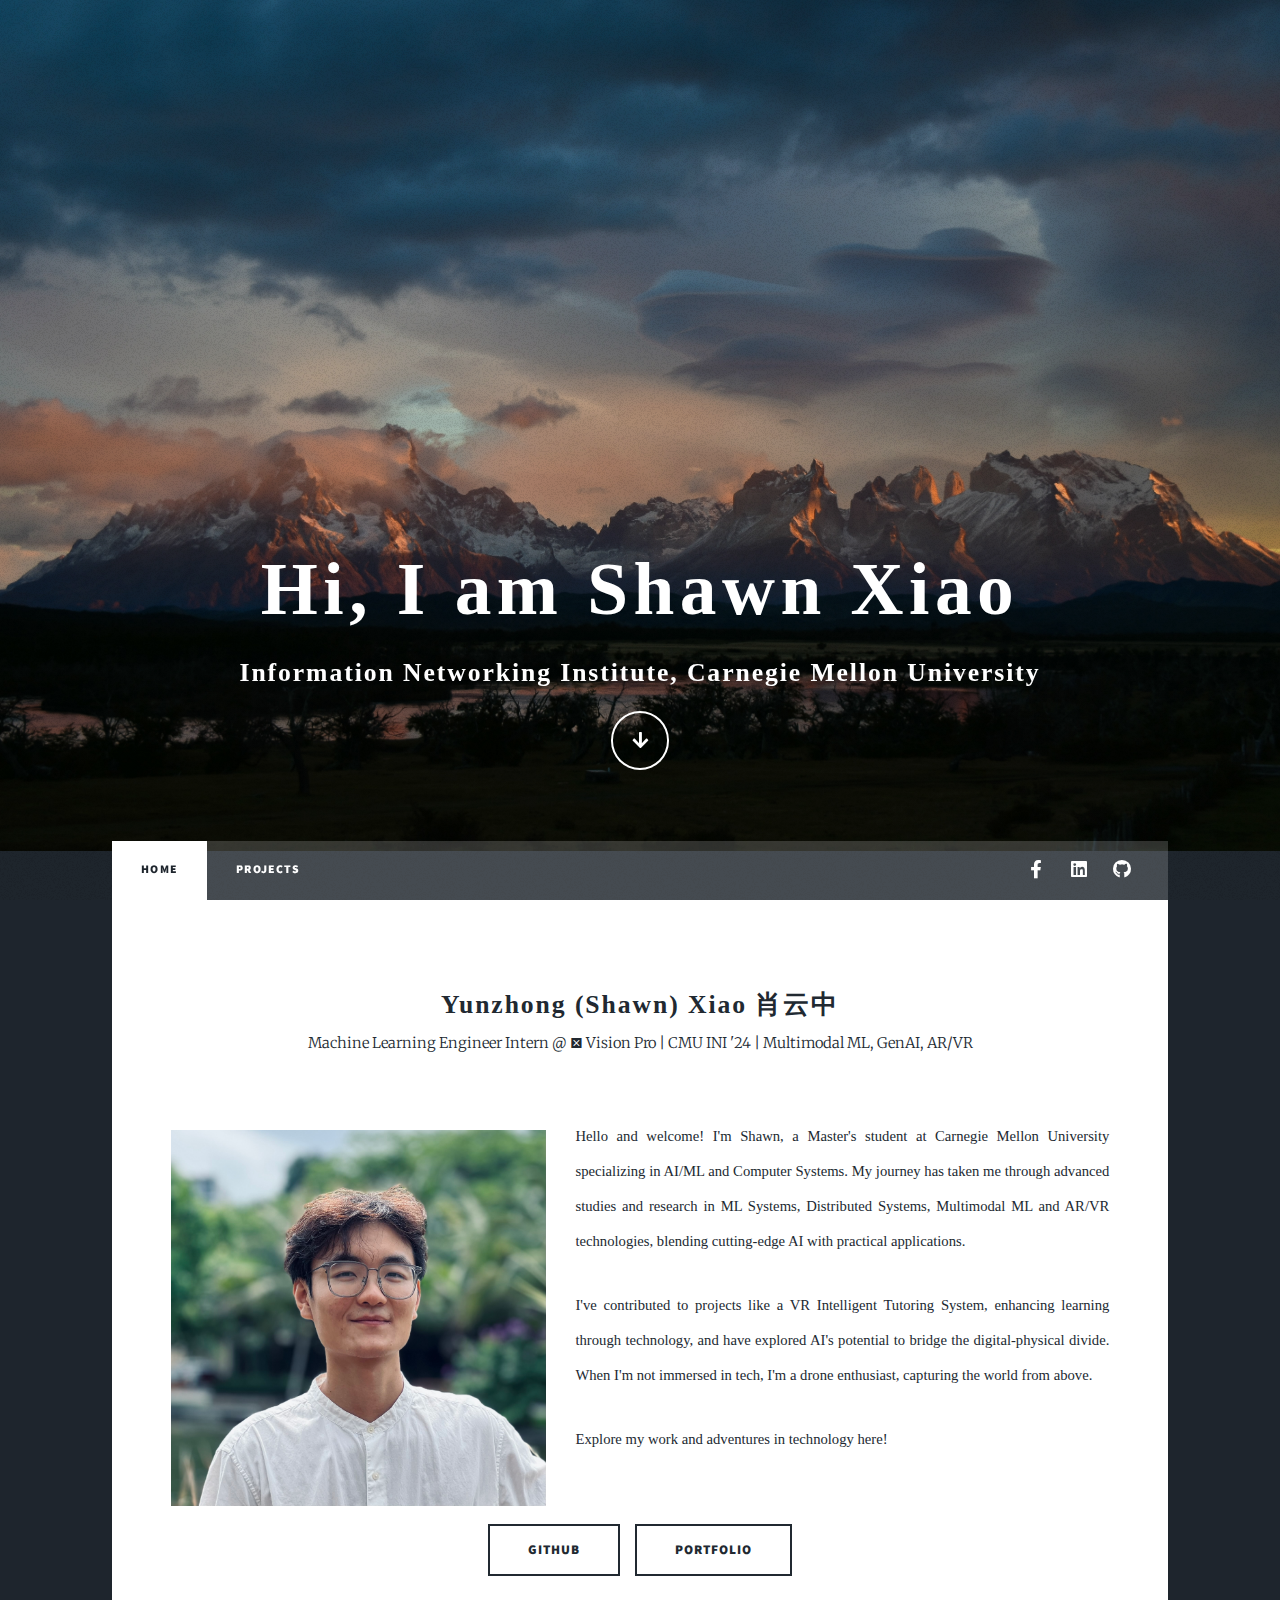
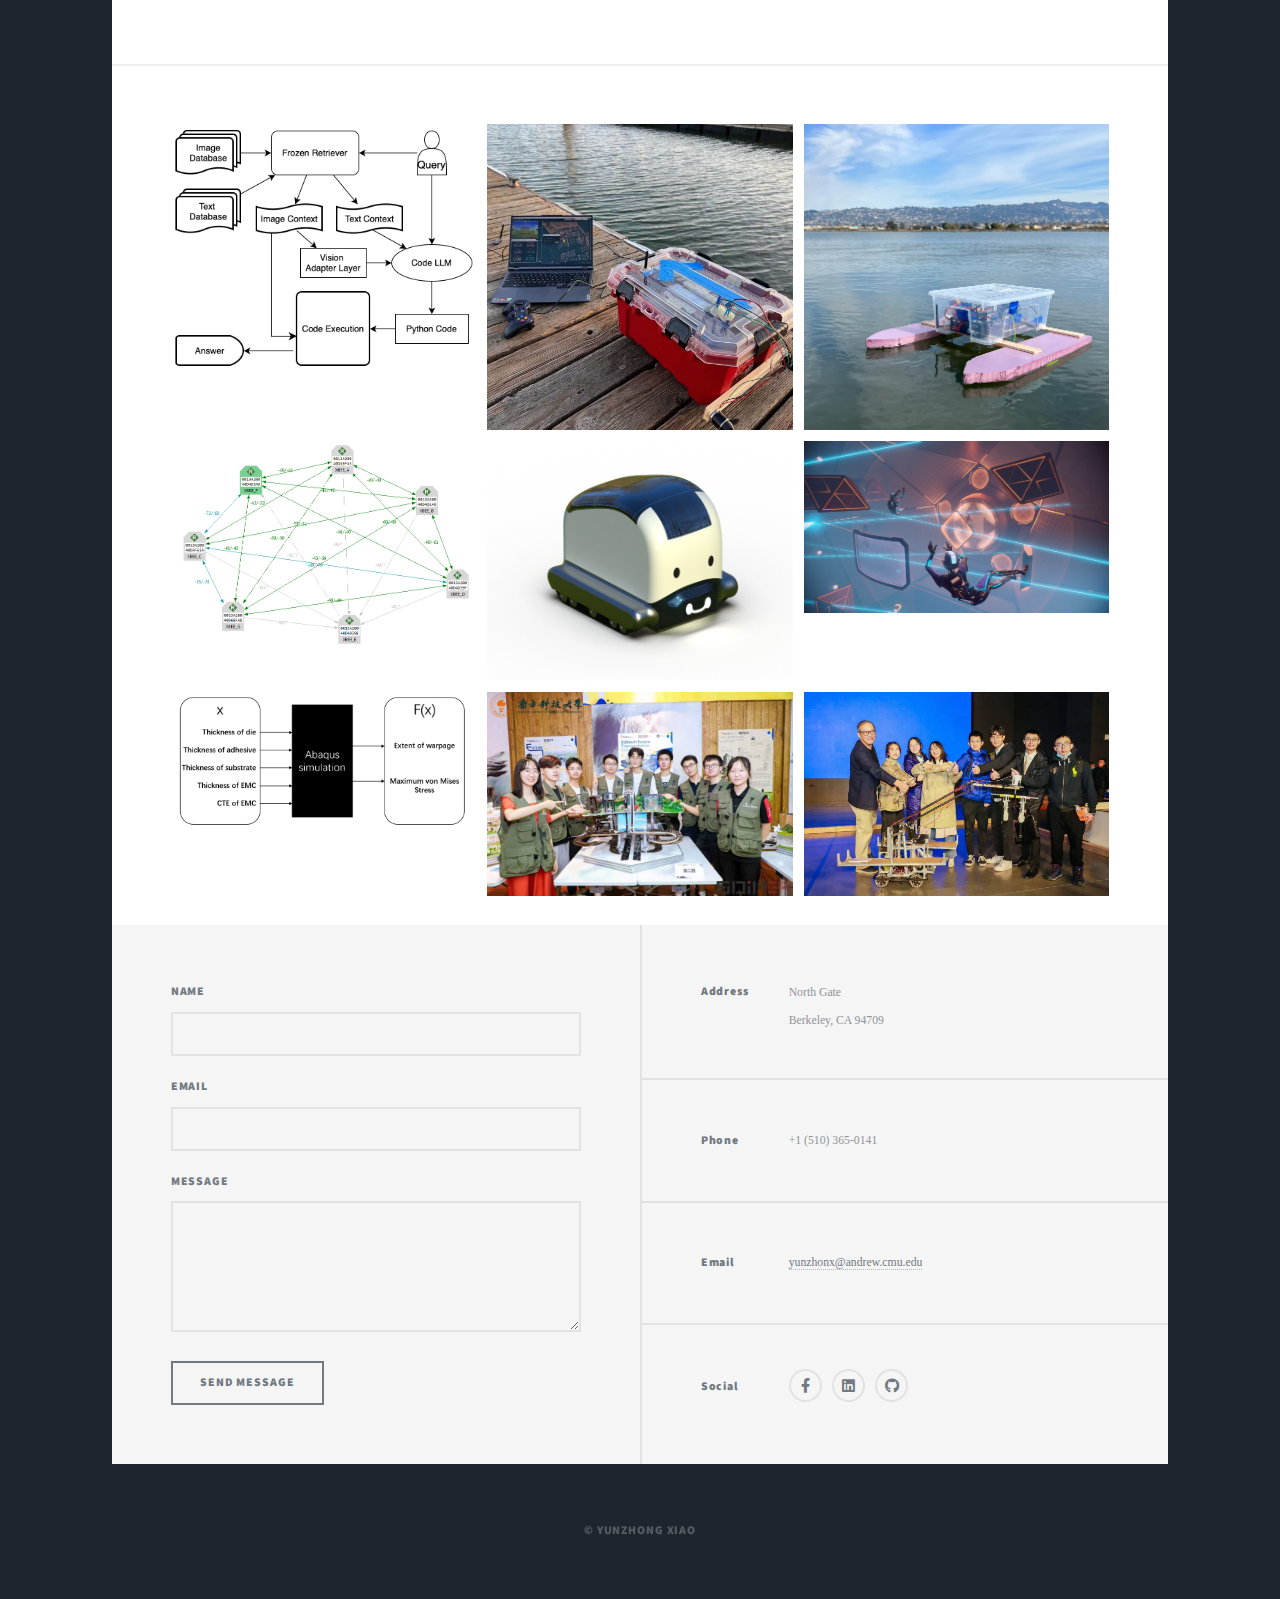
<file: index.html>
<!DOCTYPE HTML>
<!--
	Massively by HTML5 UP
	html5up.net | @ajlkn
	Free for personal and commercial use under the CCA 3.0 license (html5up.net/license)
-->
<html>
	<head>
		<title>Shawn Xiao's homepage</title>
		<meta charset="utf-8" />
		<meta name="viewport" content="width=device-width, initial-scale=1, user-scalable=no" />
		<link rel="stylesheet" href="assets/css/main.css" />
		<noscript><link rel="stylesheet" href="assets/css/noscript.css" /></noscript>
	</head>
	<body class="is-preload">

		<!-- Wrapper -->
			<div id="wrapper" class="fade-in">

				<!-- Intro -->
					<div id="intro">
						<h1>Hi, I am Shawn Xiao</h1>
						<h22>Information Networking Institute, Carnegie Mellon University </h22>
						<ul class="actions">
							<li><a href="#header" class="button icon solid solo fa-arrow-down scrolly">Continue</a></li>
						</ul>
					</div>

				<!-- Header -->
					<!-- <header id="header">
						<a href="docs/ShawnXiaoCV.pdf" class="logo">Resume</a>
					</header> -->

				<!-- Nav -->
					<nav id="nav">
						<ul class="links">
							<li class="active"><a href="index.html">Home</a></li>
							<li><a href="projects.html">Projects</a></li>
							<!-- <li><a href="projects.html">Blog</a></li>
							<li><a href="generic.html">About me</a></li> -->
						</ul>
						<ul class="icons">
							<li><a href="https://www.facebook.com/yunzhong.xiao" class="icon brands fa-facebook-f"><span class="label">Facebook</span></a></li>
							<li><a href="https://www.linkedin.com/in/yzxiao" class="icon brands fa-linkedin"><span class="label">LinkedIn</span></a></li>
							<li><a href="https://github.com/Shawn-yzXiao" class="icon brands fa-github"><span class="label">GitHub</span></a></li>
						</ul>
					</nav>

				<!-- Main -->
					<div id="main">
							<!-- Featured Post -->
							<section class="post featured">
								<header class="major">
									<h22>Yunzhong (Shawn) Xiao 肖云中</h22>
								<br />
									<!-- </span>MSc. Mobile and IoT Engineering &nbsp;&nbsp; |  &nbsp;&nbsp; yunzhonx@andrew.cmu.edu </span> -->
									</span> Machine Learning Engineer Intern @  Vision Pro | CMU INI '24 | Multimodal ML, GenAI, AR/VR </span>
								</header>
									<p><span class="image left"><img src="images/shawn_large.jpg" alt="" /></span>Hello and welcome! I'm Shawn, a Master's student at Carnegie Mellon University specializing in AI/ML and Computer Systems. My journey has taken me through advanced studies and research in ML Systems, Distributed Systems, Multimodal ML and AR/VR technologies, blending cutting-edge AI with practical applications.</p>
									<p>I've contributed to projects like a VR Intelligent Tutoring System, enhancing learning through technology, and have explored AI's potential to bridge the digital-physical divide. When I'm not immersed in tech, I'm a drone enthusiast, capturing the world from above.</p>
									<p>Explore my work and adventures in technology here!</p>
								
								<ul class="actions special">
									<!-- <li><a href="docs/ShawnXiaoCV.pdf" class="button large">Resume</a></li> -->
									<li><a href="https://github.com/Shawn-yzXiao" class="button large">GitHub</a></li>
									<li><a href="docs/Portfolio.pdf" class="button large">Portfolio</a></li>
								</ul>

							</section>
							<div class="box alt">
								<div class="row gtr-50 gtr-uniform">

									<div class="col-4"><span class="image fit"><img src="images/webrag.png" alt=""/></span></div>
									<div class="col-4"><span class="image fit"><img src="images/g1.jpeg" alt="" /></span></div>
									<div class="col-4"><span class="image fit"><img src="images/g2.jpg" alt="" /></span></div>

									<div class="col-4"><span class="image fit"><img src="images/digimesh.png" alt="" /></span></div>
									<div class="col-4"><span class="image fit"><img src="images/grasshoper2.png" alt="" /></span></div>
									<div class="col-4"><span class="image fit"><img src="images/echovr.png" alt="" /></span></div>

									<div class="col-4"><span class="image fit"><img src="images/abaqus.png" alt="" /></span></div>
									<div class="col-4"><span class="image fit"><img src="images/sandbox_team.JPG" alt="" /></span></div>
									<div class="col-4"><span class="image fit"><img src="images/tokenrobot.JPG" alt="" /></span></div>
								</div>
							</div>

					</div>

				<!-- Footer -->
					<footer id="footer">
						<section>
							<form method="post" action="mailto:yunzhonx@andrew.cmu.edu">
								<div class="fields">
									<div class="field">
										<label for="name">Name</label>
										<input type="text" name="name" id="name" />
									</div>
									<div class="field">
										<label for="email">Email</label>
										<input type="text" name="email" id="email" />
									</div>
									<div class="field">
										<label for="message">Message</label>
										<textarea name="message" id="message" rows="3"></textarea>
									</div>
								</div>
								<ul class="actions">
									<li><input type="submit" value="Send Message" /></li>
								</ul>
							</form>
						</section>
						<section class="split contact">
							<section class="alt">
								<h3>Address</h3>
								<p>North Gate <br />
								Berkeley, CA 94709</p>
							</section>
							<section>
								<h3>Phone</h3>
								<p>+1 (510) 365-0141</p>
							</section>
							<section>
								<h3>Email</h3>
								<p><a href="mailto:yunzhonx@andrew.cmu.edu">yunzhonx@andrew.cmu.edu</a></p>
							</section>
							<section>
								<h3>Social</h3>
								<ul class="icons alt">
									<li><a href="https://www.facebook.com/yunzhong.xiao" class="icon brands fa-facebook-f"><span class="label">Facebook</span></a></li>
									<li><a href="https://www.linkedin.com/in/yzxiao" class="icon brands fa-linkedin"><span class="label">LinkedIn</span></a></li>
									<li><a href="https://github.com/Shawn-yzXiao" class="icon brands fa-github"><span class="label">GitHub</span></a></li>
								</ul>
							</section>
						</section>
					</footer>

				<!-- Copyright -->
					<div id="copyright">
						<ul><li>&copy; Yunzhong Xiao</li>
					</div>

			</div>

		<!-- Scripts -->
			<script src="assets/js/jquery.min.js"></script>
			<script src="assets/js/jquery.scrollex.min.js"></script>
			<script src="assets/js/jquery.scrolly.min.js"></script>
			<script src="assets/js/browser.min.js"></script>
			<script src="assets/js/breakpoints.min.js"></script>
			<script src="assets/js/util.js"></script>
			<script src="assets/js/main.js"></script>

	</body>
</html>
</file>
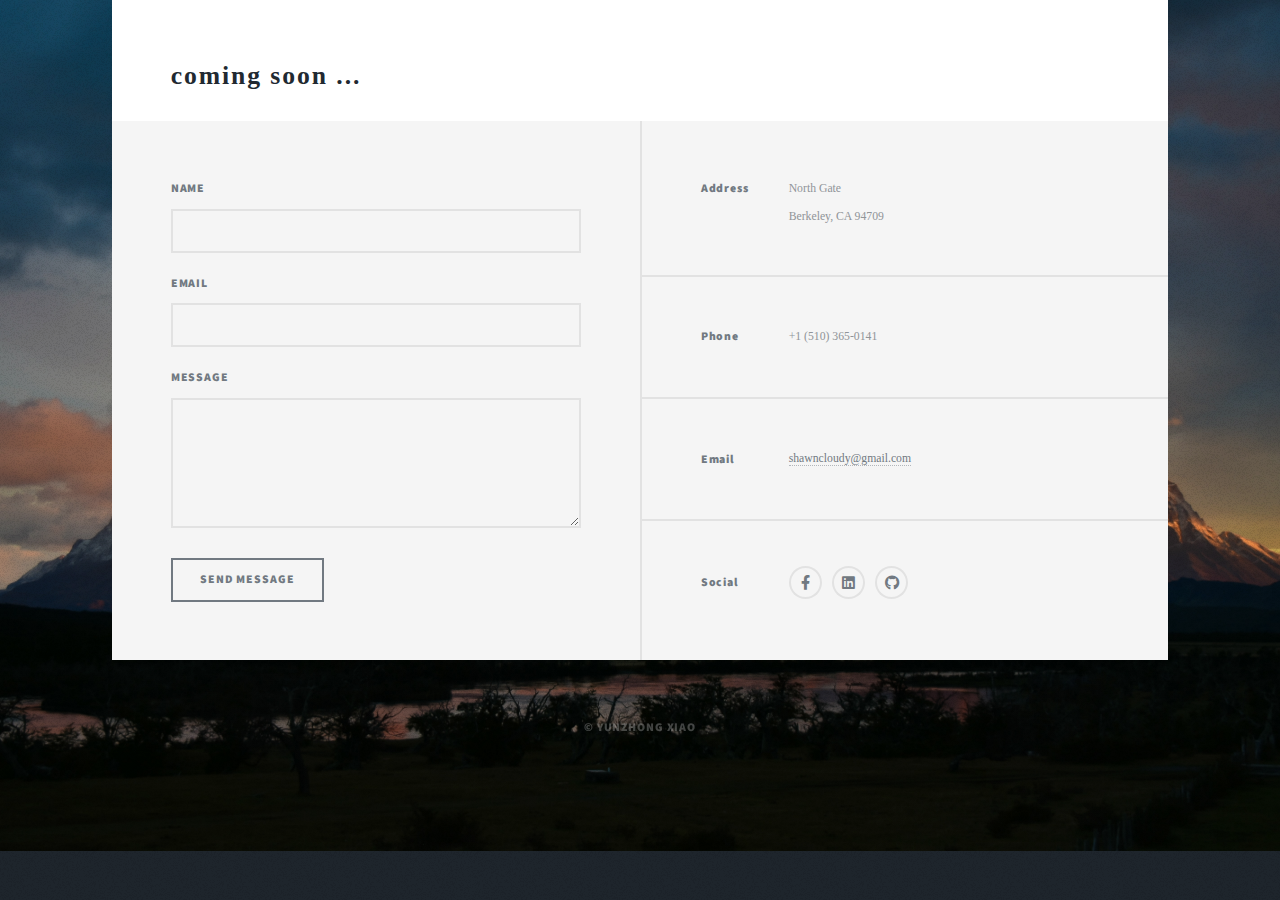
<file: blogs.html>
<!DOCTYPE HTML>
<!--
	Massively by HTML5 UP
	html5up.net | @ajlkn
	Free for personal and commercial use under the CCA 3.0 license (html5up.net/license)
-->
<html>
	<head>
		<title>Research</title>
		<meta charset="utf-8" />
		<meta name="viewport" content="width=device-width, initial-scale=1, user-scalable=no" />
		<link rel="stylesheet" href="assets/css/main.css" />
		<noscript><link rel="stylesheet" href="assets/css/noscript.css" /></noscript>
	</head>
	<body class="is-preload">

		<!-- Wrapper -->
			<div id="wrapper">

				<!-- Header -->
					<!-- <header id="header">
						<a href="docs/ShawnXiaoCV.pdf" class="logo">Resume</a>
					</header> -->

				<!-- Nav -->
					<nav id="nav">
						<ul class="links">
							<li><a href="index.html">Home</a></li>
							<li><a href="projects.html">Projects</a></li>
							<li class="active"><a href="blogs.html">Blog</a></li>
							<li><a href="generic.html">About me</a></li>
						</ul>
						<ul class="icons">
							<li><a href="https://www.facebook.com/yunzhong.xiao" class="icon brands fa-facebook-f"><span class="label">Facebook</span></a></li>
							<li><a href="https://www.linkedin.com/in/yzxiao" class="icon brands fa-linkedin"><span class="label">LinkedIn</span></a></li>
							<li><a href="https://github.com/Shawn-yzXiao" class="icon brands fa-github"><span class="label">GitHub</span></a></li>
						</ul>
					</nav>

				<!-- Main -->
					<div id="main">
						<h2>coming soon ...</h2>
					</div>

				<!-- Footer -->
					<footer id="footer">
						<section>
							<form method="post" action="mailto:shawncloudy@gmail.com">
								<div class="fields">
									<div class="field">
										<label for="name">Name</label>
										<input type="text" name="name" id="name" />
									</div>
									<div class="field">
										<label for="email">Email</label>
										<input type="text" name="email" id="email" />
									</div>
									<div class="field">
										<label for="message">Message</label>
										<textarea name="message" id="message" rows="3"></textarea>
									</div>
								</div>
								<ul class="actions">
									<li><input type="submit" value="Send Message" /></li>
								</ul>
							</form>
						</section>
						<section class="split contact">
							<section class="alt">
								<h3>Address</h3>
								<p>North Gate <br />
								Berkeley, CA 94709</p>
							</section>
							<section>
								<h3>Phone</h3>
								<p>+1 (510) 365-0141</p>
							</section>
							<section>
								<h3>Email</h3>
								<p><a href="mailto:shawncloudy@gmail.com">shawncloudy@gmail.com</a></p>
							</section>
							<section>
								<h3>Social</h3>
								<ul class="icons alt">
									<li><a href="https://www.facebook.com/yunzhong.xiao" class="icon brands fa-facebook-f"><span class="label">Facebook</span></a></li>
									<li><a href="https://www.linkedin.com/in/yzxiao" class="icon brands fa-linkedin"><span class="label">LinkedIn</span></a></li>
									<li><a href="https://github.com/Shawn-yzXiao" class="icon brands fa-github"><span class="label">GitHub</span></a></li>
								</ul>
							</section>
						</section>
					</footer>

				<!-- Copyright -->
					<div id="copyright">
						<ul><li>&copy; Yunzhong Xiao</li>
					</div>

			</div>

		<!-- Scripts -->
			<script src="assets/js/jquery.min.js"></script>
			<script src="assets/js/jquery.scrollex.min.js"></script>
			<script src="assets/js/jquery.scrolly.min.js"></script>
			<script src="assets/js/browser.min.js"></script>
			<script src="assets/js/breakpoints.min.js"></script>
			<script src="assets/js/util.js"></script>
			<script src="assets/js/main.js"></script>

	</body>
</html>
</file>
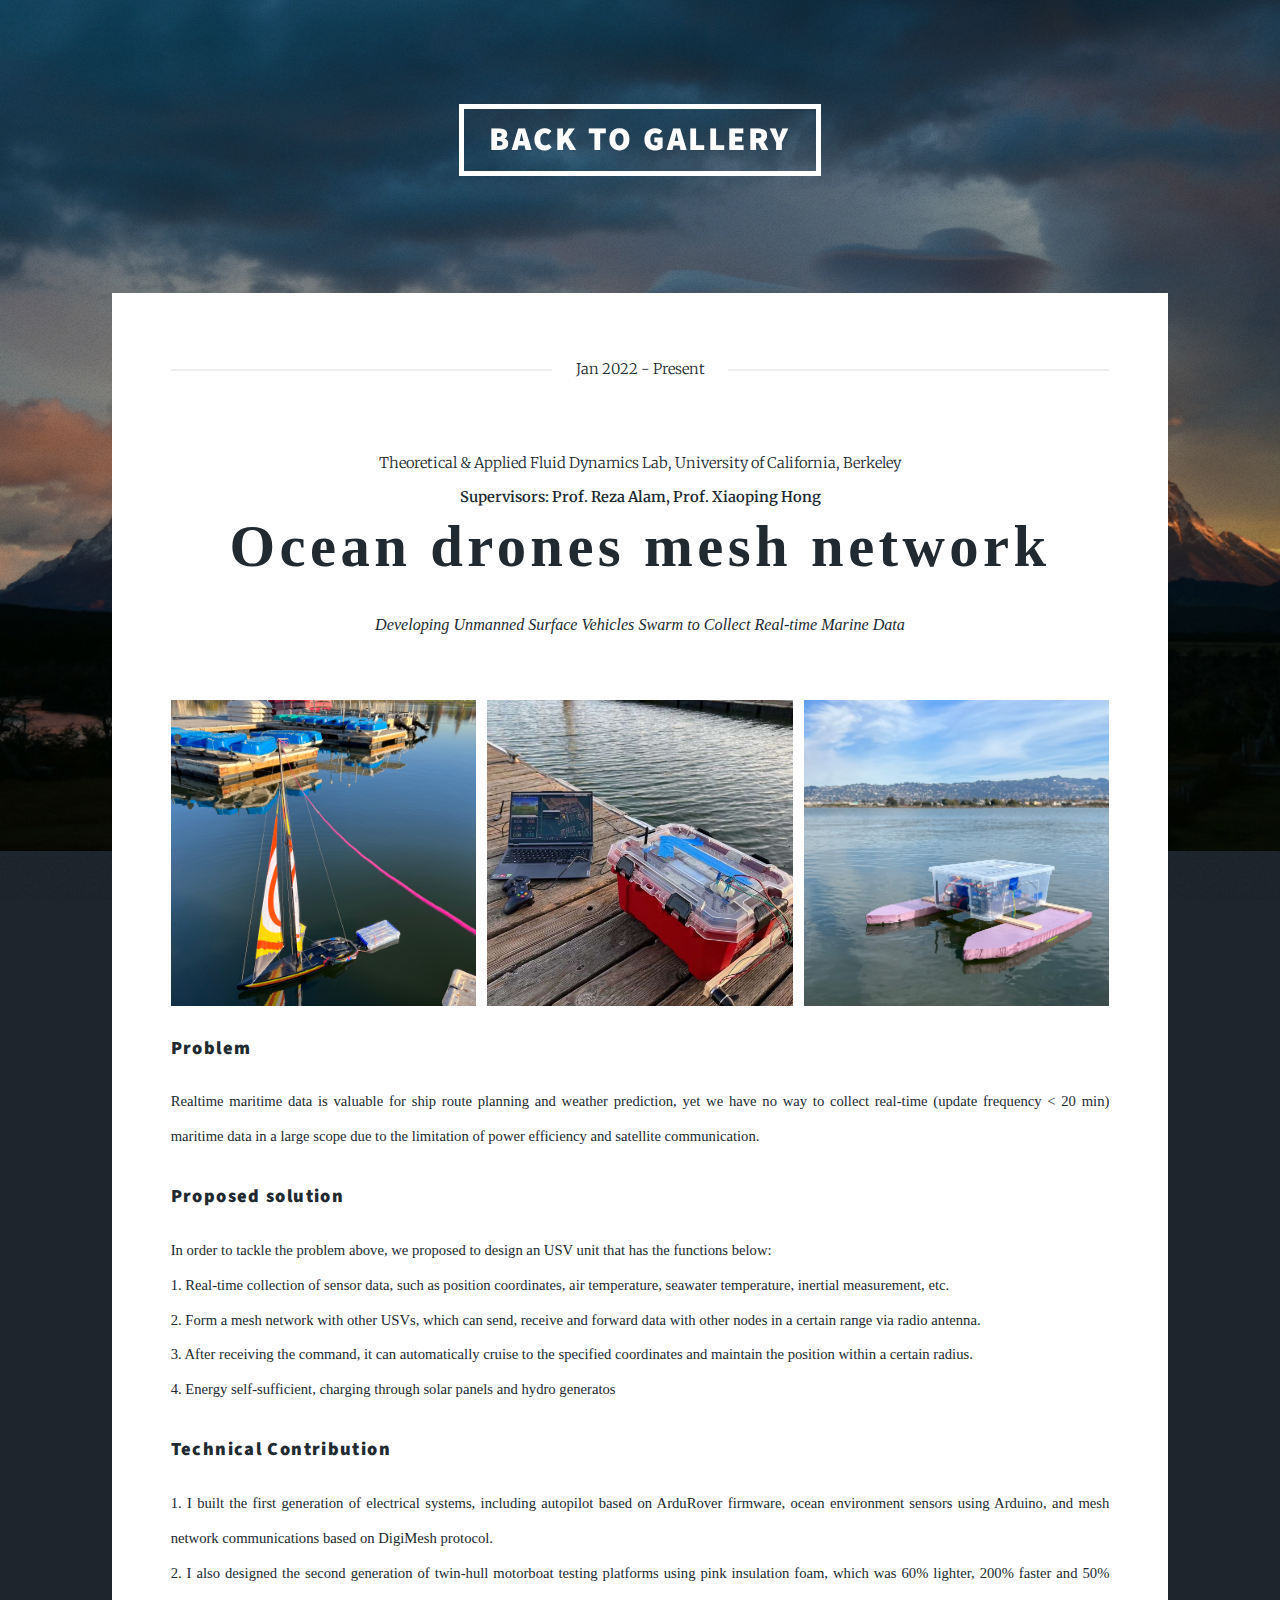
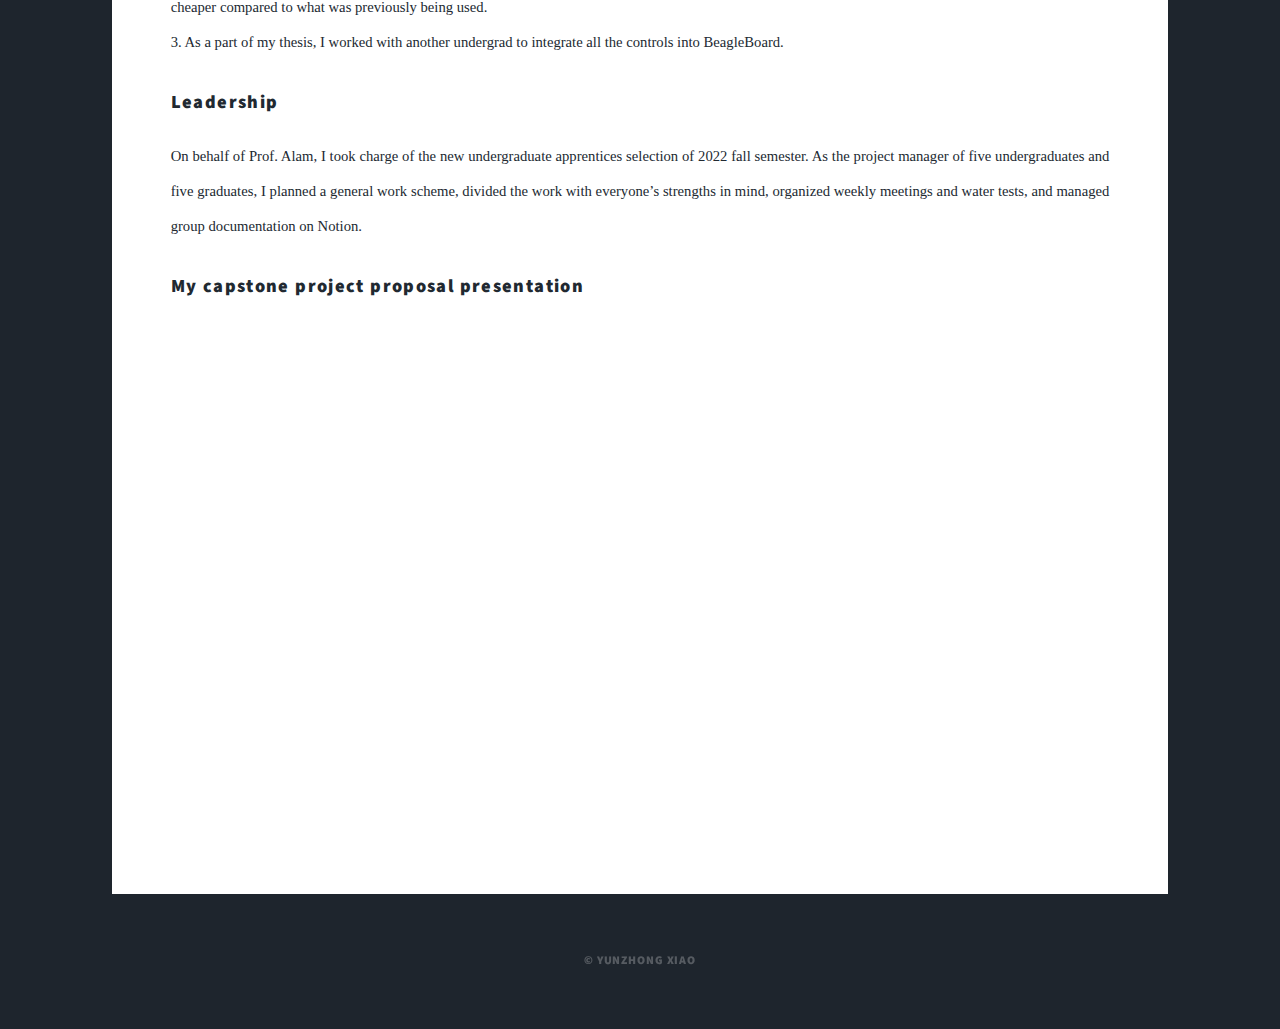
<file: OceanSwarm.html>
<!DOCTYPE HTML>
<!--
	Massively by HTML5 UP
	html5up.net | @ajlkn
	Free for personal and commercial use under the CCA 3.0 license (html5up.net/license)
-->
<html>
	<head>
		<title>Research</title>
		<meta charset="utf-8" />
		<meta name="viewport" content="width=device-width, initial-scale=1, user-scalable=no" />
		<link rel="stylesheet" href="assets/css/main.css" />
		<noscript><link rel="stylesheet" href="assets/css/noscript.css" /></noscript>
	</head>
	<body class="is-preload">

		<!-- Wrapper -->
			<div id="wrapper">

				<!-- Header -->
					<header id="header">
						<a href="projects.html" class="logo">Back to Gallery</a>
					</header>


				<!-- Main -->
					<div id="main">

						<!-- Post -->
							<section class="post">
								<header class="major">
									<span class="date">Jan 2022 - Present</span>
									<span>Theoretical & Applied Fluid Dynamics Lab, University of California, Berkeley <br />
										<b>Supervisors: Prof. Reza Alam, Prof. Xiaoping Hong</b></span>
									<h1>Ocean drones mesh network</h1>
									
									<p>Developing Unmanned Surface Vehicles Swarm to Collect Real-time Marine Data</p>
								</header>

								<!-- <div class="image main"><img src="images/pic01.jpg" alt="" /></div> -->
								<div class="box alt">
									<div class="row gtr-50 gtr-uniform">

										<div class="col-4"><span class="image fit"><img src="images/s1.jpg" alt=""/></span></div>
										<div class="col-4"><span class="image fit"><img src="images/g1.jpeg" alt="" /></span></div>
										<div class="col-4"><span class="image fit"><img src="images/g2.jpg" alt="" /></span></div>

									</div>
								</div>

								<h3> Problem </h3>
								<p>
									Realtime maritime data is valuable for ship route planning and weather prediction, yet we have no way to collect real-time (update frequency < 20 min) maritime data in a large scope due to the limitation of power efficiency and satellite communication. 
								</p>
								<h3>Proposed solution</h3>
								<p>In order to tackle the problem above, we proposed to design an USV unit that has the functions below: <br />
									1. Real-time collection of sensor data, such as position coordinates, air temperature, seawater temperature, inertial measurement, etc. <br />
									2. Form a mesh network with other USVs, which can send, receive and forward data with other nodes in a certain range via radio antenna. <br />
									3. After receiving the command, it can automatically cruise to the specified coordinates and maintain the position within a certain radius. <br />
									4. Energy self-sufficient, charging through solar panels and hydro generatos
									
								</p>
								<h3>Technical Contribution</h3>
								<p>1. I built the first generation of electrical systems, including autopilot based on ArduRover firmware, ocean environment sensors using Arduino, and mesh network communications based on DigiMesh protocol. 
									<br />2. I also designed the second generation of twin-hull motorboat testing platforms using pink insulation foam, which was 60% lighter, 200% faster and 50% cheaper compared to what was previously being used. 
									<br />3. As a part of my thesis, I worked with another undergrad to integrate all the controls into BeagleBoard. 
								</p>
								<h3>Leadership</h3>
								<p>On behalf of Prof. Alam, I took charge of the new undergraduate apprentices selection of 2022 fall semester. As the project manager of five undergraduates and five graduates, I planned a general work scheme, divided the work with everyone’s strengths in mind, organized weekly meetings and water tests, and managed group documentation on Notion.
								</p>

								<h3>My capstone project proposal presentation</h3>
								<iframe src="/docs/CapstoneProposal.pdf" width="100%" height="500px">
								</iframe>
							</section>
					</div>


				<!-- Copyright -->
					<div id="copyright">
						<ul><li>&copy; Yunzhong Xiao</li>
					</div>

			</div>

		<!-- Scripts -->
			<script src="assets/js/jquery.min.js"></script>
			<script src="assets/js/jquery.scrollex.min.js"></script>
			<script src="assets/js/jquery.scrolly.min.js"></script>
			<script src="assets/js/browser.min.js"></script>
			<script src="assets/js/breakpoints.min.js"></script>
			<script src="assets/js/util.js"></script>
			<script src="assets/js/main.js"></script>

	</body>
</html>
</file>
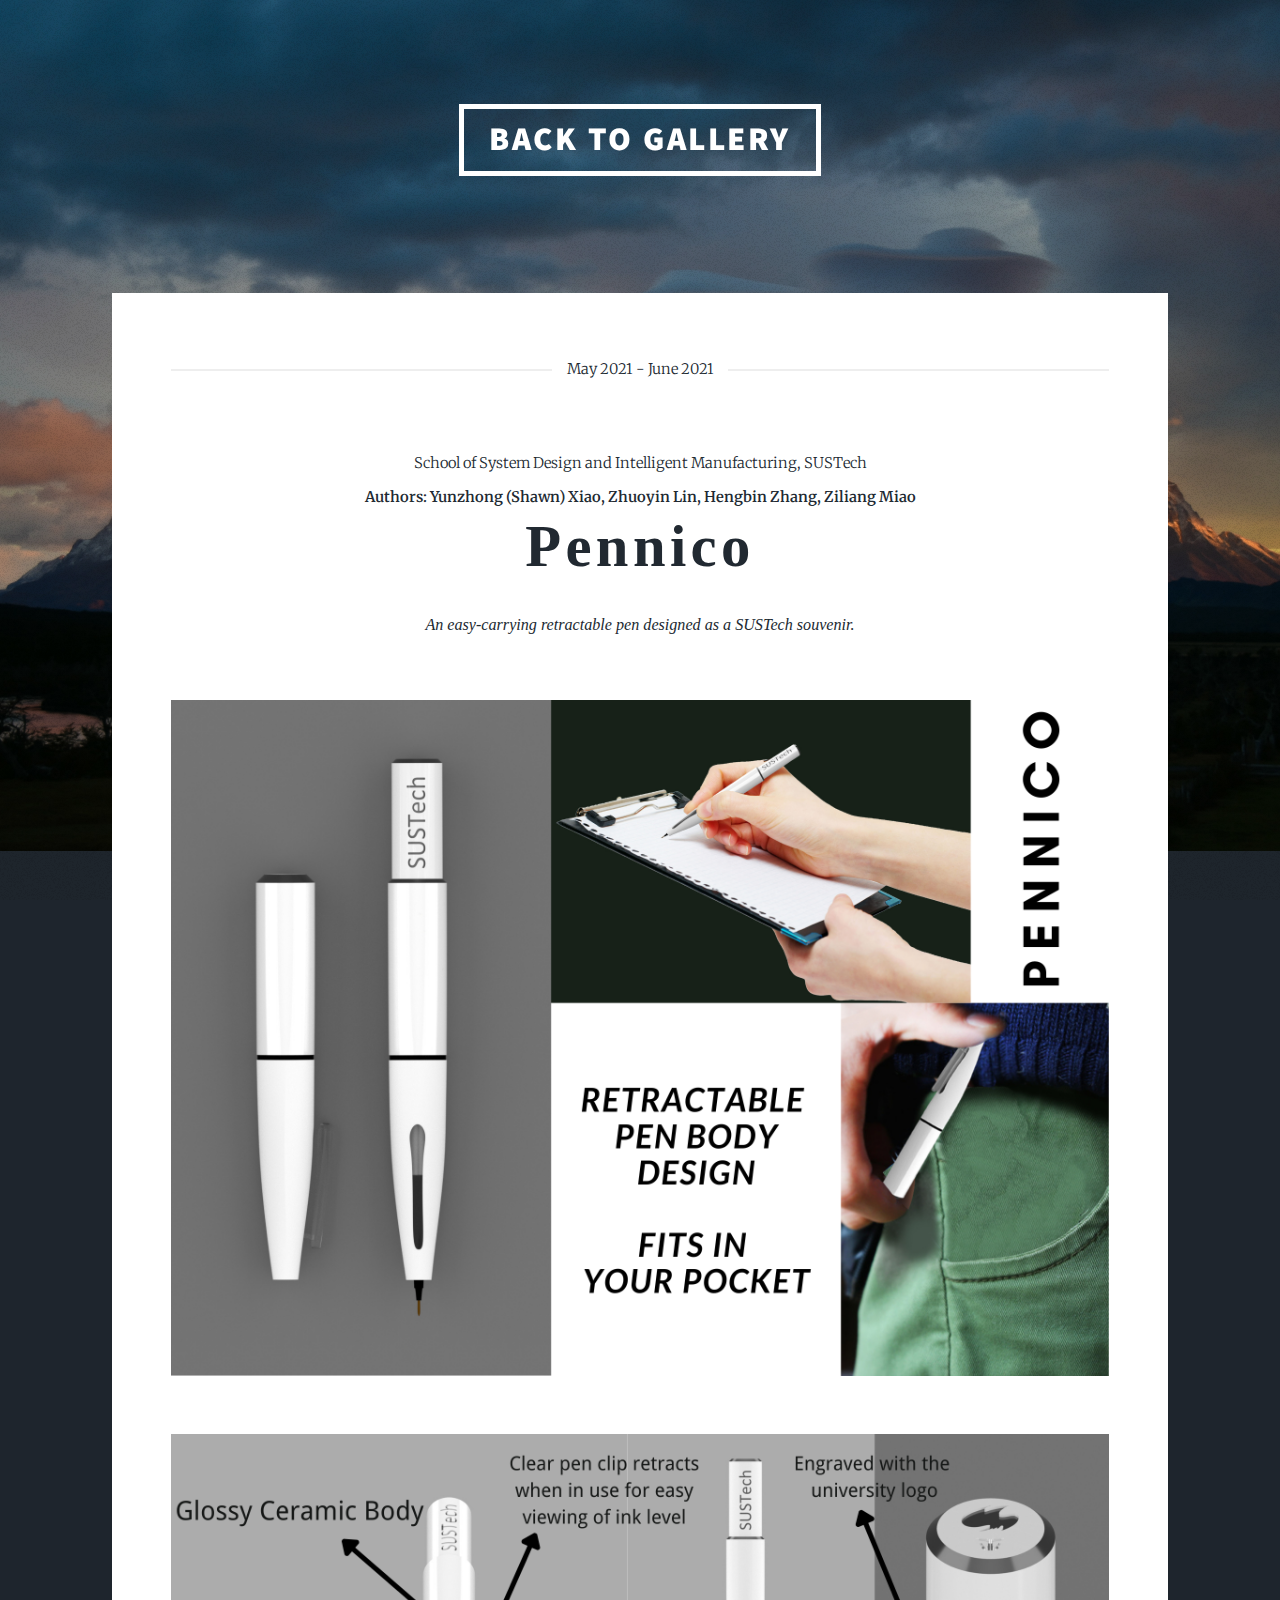
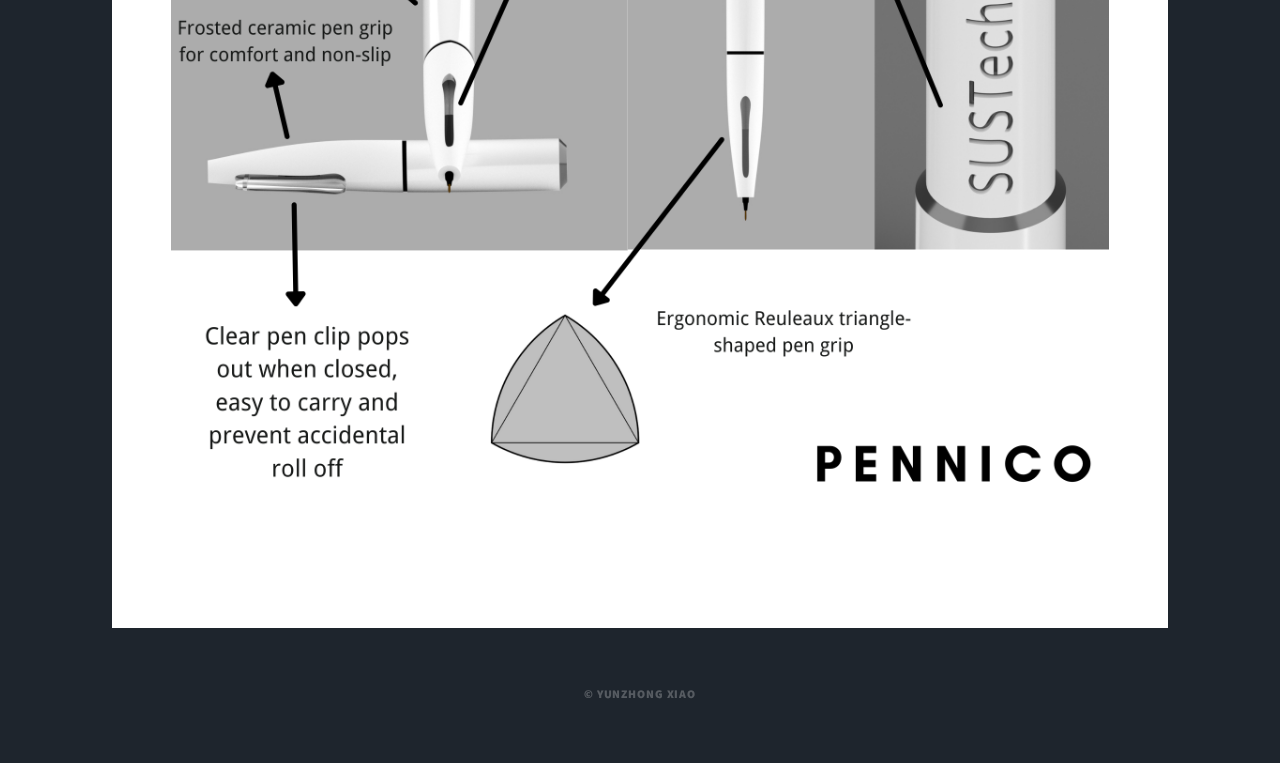
<file: pennico.html>
<!DOCTYPE HTML>
<!--
	Massively by HTML5 UP
	html5up.net | @ajlkn
	Free for personal and commercial use under the CCA 3.0 license (html5up.net/license)
-->
<html>
	<head>
		<title>Research</title>
		<meta charset="utf-8" />
		<meta name="viewport" content="width=device-width, initial-scale=1, user-scalable=no" />
		<link rel="stylesheet" href="assets/css/main.css" />
		<noscript><link rel="stylesheet" href="assets/css/noscript.css" /></noscript>
	</head>
	<body class="is-preload">

		<!-- Wrapper -->
			<div id="wrapper">

				<!-- Header -->
					<header id="header">
						<a href="projects.html" class="logo">Back to Gallery</a>
					</header>


				<!-- Main -->
					<div id="main">

						<!-- Post -->
							<section class="post">
								<header class="major">
									<span class="date">May 2021 - June 2021</span>
									<span>School of System Design and Intelligent Manufacturing, SUSTech<br />
										<b>Authors: Yunzhong (Shawn) Xiao, Zhuoyin Lin, Hengbin Zhang, Ziliang Miao </b></span>
									<h1>Pennico</h1>
									
									<p>An easy-carrying retractable pen designed as a SUSTech souvenir.</p>
								</header>
								<div class="image main"><img src="images/Pennico/1.png" alt="" /></div>
								<div class="image main"><img src="images/Pennico/2.png" alt="" /></div>

								<!-- <iframe src="/docs/CapstoneProposal.pdf" width="100%" height="500px">
								</iframe>
								<p>While intensive computer science projects have equipped me with knowledge of algorithms and software development, research in robotics and electrical engineering improved my ability to apply those techniques to the robotics field. In my first visiting semester at UC Berkeley, I was selected as one of three undergraduate apprentices by Prof. Reza Alam to initiate the research project, Developing Unmanned Surface Vehicles Swarm to Collect Real-time Marine Data. During this project, I built the first generation of electrical systems, including autopilot based on ArduRover firmware, ocean environment sensors using Arduino, and mesh network communications based on DigiMesh protocol. On behalf of PI, I took charge of the new undergraduate apprentices selection this semester. As the project manager of five undergraduates and five graduates, I planned a general work scheme, divided the work with everyone’s strengths in mind, organized weekly meetings, and managed group documentation on Notion. I also designed the second generation of twin-hull motorboat testing platforms using pink insulation foam, which was 60% lighter, 200% faster and 50% cheaper compared to what was previously being used. As a part of my thesis, I worked with another undergrad to integrate all the controls into BeagleBoard. Seeing our boat loitering in the target position and sending back maritime data through the mesh network as no one has before, I hope our project will help us understand this blue planet better. 
								</p> -->
							</section>

					</div>


				<!-- Copyright -->
					<div id="copyright">
						<ul><li>&copy; Yunzhong Xiao</li>
					</div>

			</div>

		<!-- Scripts -->
			<script src="assets/js/jquery.min.js"></script>
			<script src="assets/js/jquery.scrollex.min.js"></script>
			<script src="assets/js/jquery.scrolly.min.js"></script>
			<script src="assets/js/browser.min.js"></script>
			<script src="assets/js/breakpoints.min.js"></script>
			<script src="assets/js/util.js"></script>
			<script src="assets/js/main.js"></script>

	</body>
</html>
</file>
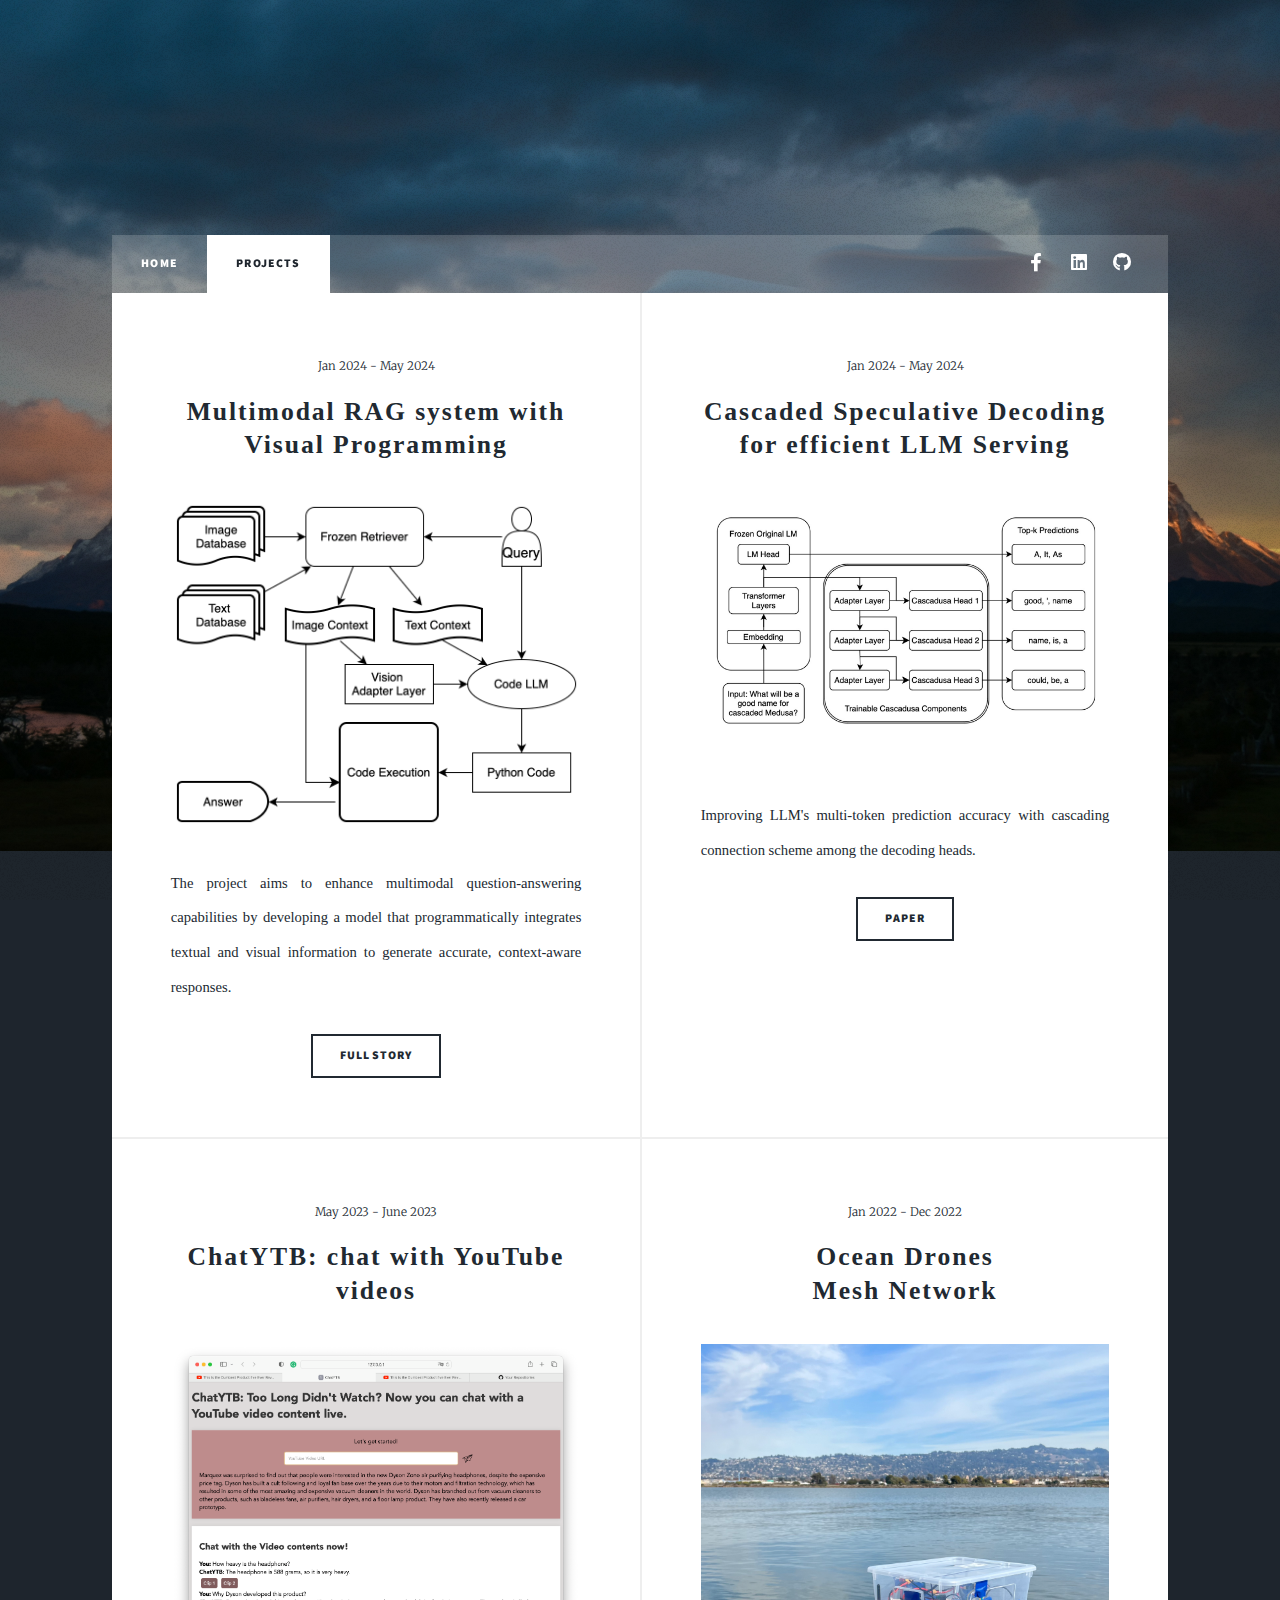
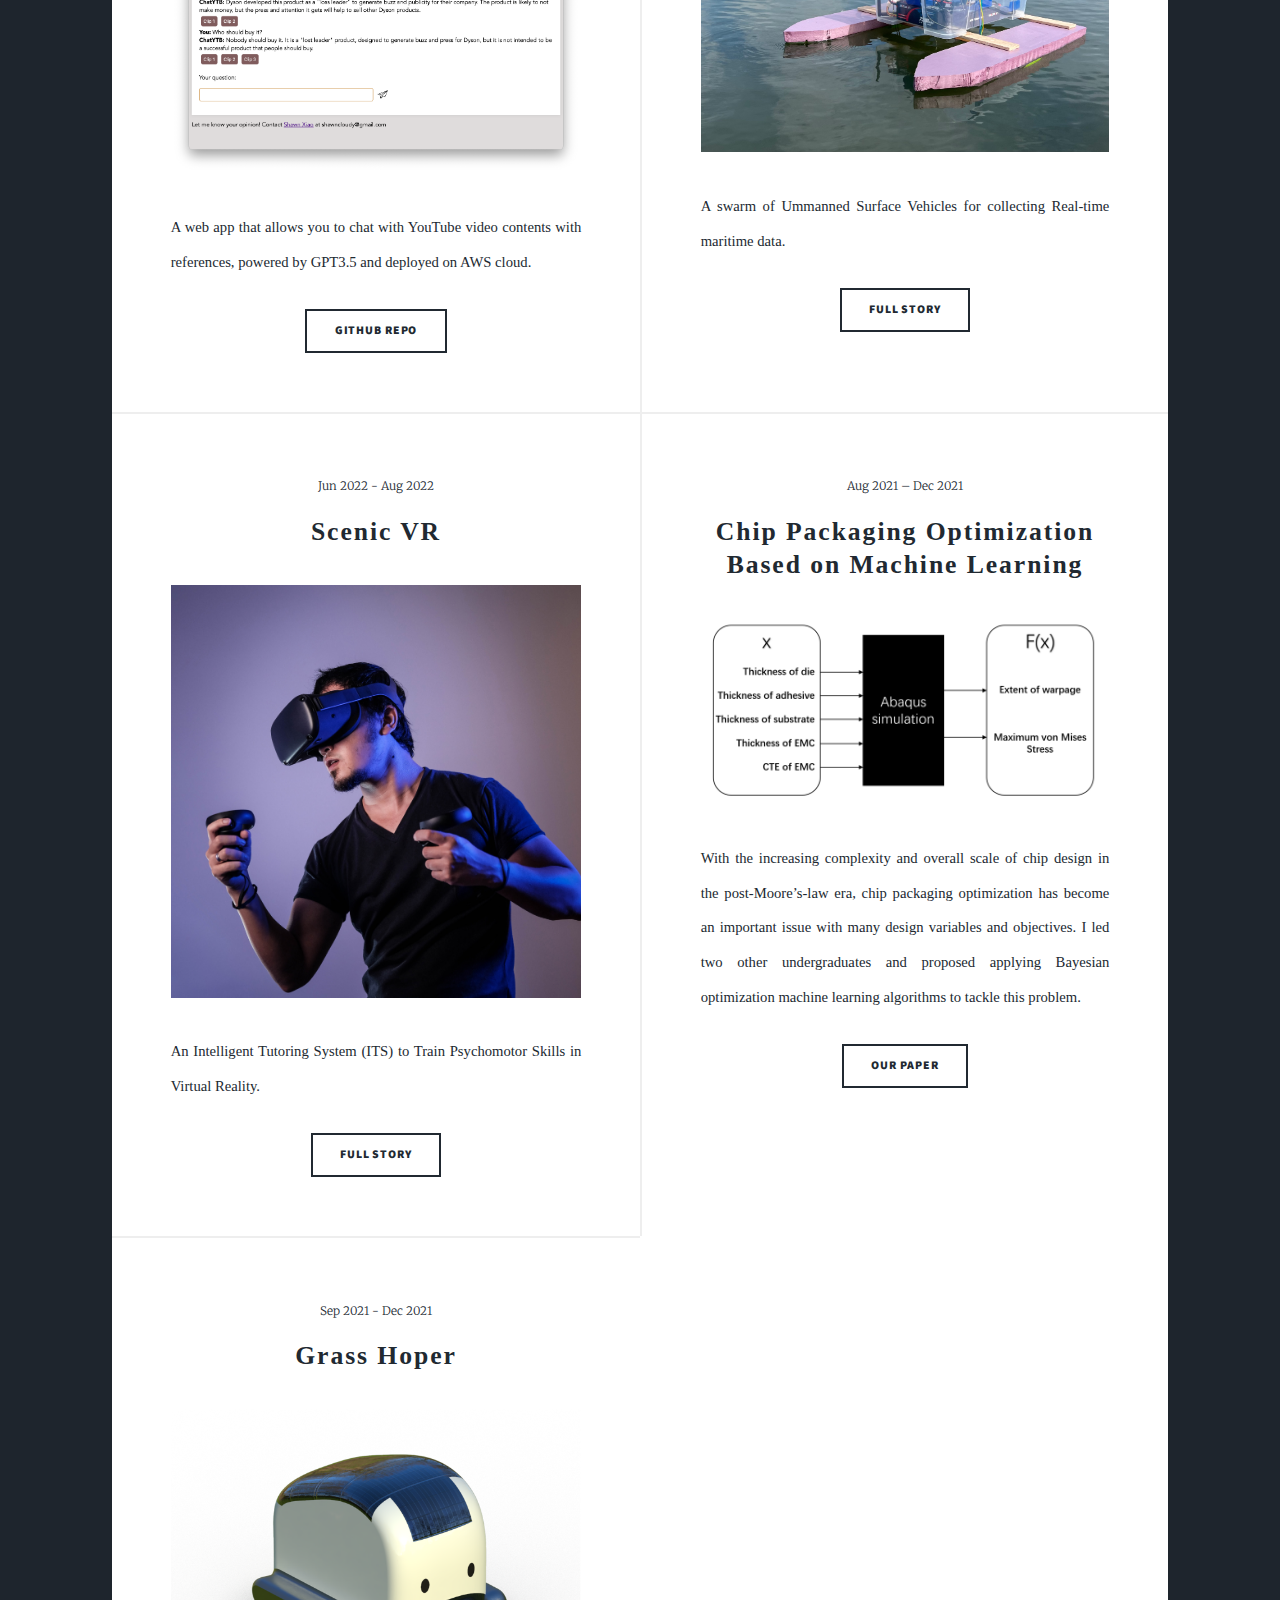
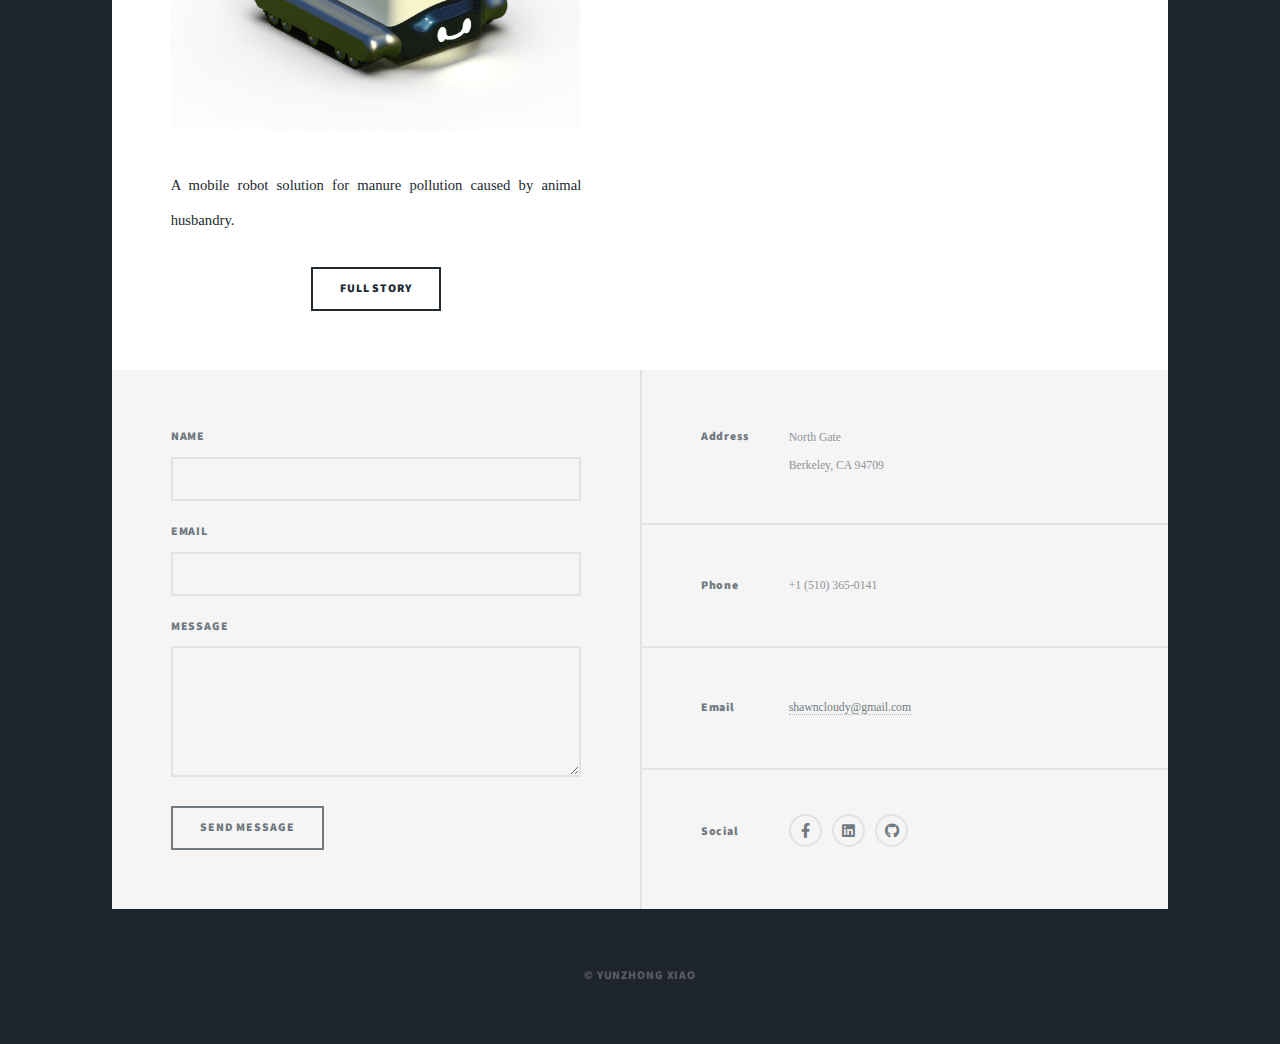
<file: projects.html>
<!DOCTYPE HTML>
<!--
	Massively by HTML5 UP
	html5up.net | @ajlkn
	Free for personal and commercial use under the CCA 3.0 license (html5up.net/license)
-->
<html>
	<head>
		<title>Shawn Xiao's homepage</title>
		<meta charset="utf-8" />
		<meta name="viewport" content="width=device-width, initial-scale=1, user-scalable=no" />
		<link rel="stylesheet" href="assets/css/main.css" />
		<noscript><link rel="stylesheet" href="assets/css/noscript.css" /></noscript>
	</head>
	<body class="is-preload">

		<!-- Wrapper -->
			<div id="wrapper">

				<!-- Header -->
					<header id="header">
						<!-- <a href="docs/Portfolio.pdf" class="logo">Portfolio</a> -->
					</header>

				<!-- Nav -->
					<nav id="nav">
						<ul class="links">
							<li><a href="index.html">Home</a></li>
							<li class="active"><a href="projects.html">Projects</a></li>
							<!-- <li><a href="blogs.html">Blog</a></li>
							<li><a href="generic.html">About me</a></li> -->
						</ul>
						<ul class="icons">
							<li><a href="https://www.facebook.com/yunzhong.xiao" class="icon brands fa-facebook-f"><span class="label">Facebook</span></a></li>
							<li><a href="https://www.linkedin.com/in/yzxiao" class="icon brands fa-linkedin"><span class="label">LinkedIn</span></a></li>
							<li><a href="https://github.com/Shawn-yzXiao" class="icon brands fa-github"><span class="label">GitHub</span></a></li>
						</ul>
					</nav>

				<!-- Main -->
					<div id="main">

						<!-- Posts -->
							<section class="posts">
								<article>
									<header>
										<span class="date">Jan 2024 - May 2024</span>
										<h2><a href="rag.html">Multimodal RAG system with Visual Programming</a></h2>
									</header>
									<a href="rag.html" class="image fit"><img src="images/webrag.png" alt="" /></a>
									<p>The project aims to enhance multimodal question-answering capabilities by developing a model that programmatically integrates textual and visual information to generate accurate, context-aware responses.</p>
									<ul class="actions special">
										<li><a href="rag.html" class="button">Full Story</a></li>
									</ul>
								</article>
								<article>
									<header>
										<span class="date">Jan 2024 - May 2024</span>
										<h2><a href="docs/cascadusa.pdf">Cascaded Speculative Decoding for efficient LLM Serving</a></h2>
									</header>
									<a href="docs/cascadusa.pdf" class="image fit"><img src="images/cascadusa.png" alt="" /></a>
									<p>Improving LLM's multi-token prediction accuracy with cascading connection scheme among the decoding heads. </p>
									<ul class="actions special">
										<li><a href="docs/cascadusa.pdf" class="button">Paper</a></li>
									</ul>
								</article>
								<article>
									<header>
										<span class="date">May 2023 - June 2023</span>
										<h2><a href="https://github.com/Shawn-yzXiao/chatYTB">ChatYTB: chat with YouTube videos</h2>
									</header>
									<a href="https://github.com/Shawn-yzXiao/chatYTB" class="image fit"><img src="images/chatYTB.png" alt="" /></a>
									<p>A web app that allows you to chat with YouTube video contents with references, powered by GPT3.5 and deployed on AWS cloud.</p>
									<ul class="actions special">
										<li><a href="https://github.com/Shawn-yzXiao/chatYTB" class="button">GitHub Repo</a></li>
									</ul>
								</article>
								<article>
									<header>
										<span class="date">Jan 2022 - Dec 2022</span>
										<h2><a href="docs/Portfolio/Ocean drones mesh network.pdf">Ocean Drones<br />
										Mesh Network</a></h2>
									</header>
									<a href="docs/Portfolio/Ocean drones mesh network.pdf" class="image fit"><img src="images/g2.jpg" alt="" /></a>
									<p>A swarm of Ummanned Surface Vehicles for collecting Real-time maritime data.</p>
									<ul class="actions special">
										<li><a href="docs/Portfolio/Ocean drones mesh network.pdf" class="button">Full Story</a></li>
									</ul>
								</article>
								<article>
									<header>
										<span class="date">Jun 2022 - Aug 2022</span>
										<h2><a href="docs/Portfolio/Scenic VR.pdf">Scenic VR</a></h2>
									</header>
									<a href="docs/Portfolio/Scenic VR.pdf" class="image fit"><img src="images/vr_gamer.jpg" alt="" /></a>
									<p>An Intelligent Tutoring System (ITS) to Train Psychomotor Skills in Virtual Reality.</p>
									<ul class="actions special">
										<li><a href="docs/Portfolio/Scenic VR.pdf" class="button">Full Story</a></li>
									</ul>
								</article>
								<article>
									<header>
										<span class="date">Aug 2021 – Dec 2021</span>
										<h2><a href="#">Chip Packaging Optimization<br />
										Based on Machine Learning </a></h2>
									</header>
									<a href="#" class="image fit"><img src="images/abaqus.png" alt="" /></a>
									<p>With the increasing complexity and overall scale of chip design in the post-Moore’s-law era, chip packaging optimization has become an important issue with many design variables and objectives. I led two other undergraduates and proposed applying Bayesian optimization machine learning algorithms to tackle this problem.</p>
									<ul class="actions special">
										<li><a href="docs/Application_of_Expensive_Muti_objective_Optimization_Algorithm_on_Chip_Packaging_Design.pdf" class="button">Our Paper</a></li>
									</ul>
								</article>
								<article>
									<header>
										<span class="date">Sep 2021 - Dec 2021</span>
										<h2><a href="GrassHoper.html">Grass Hoper</a></h2>
									</header>
									<a href="GrassHoper.html" class="image fit"><img src="images/grasshoper2.png" alt="" /></a>
									<p>A mobile robot solution for manure pollution caused by animal husbandry.</p>
									<ul class="actions special">
										<li><a href="GrassHoper.html" class="button">Full Story</a></li>
									</ul>
								</article>
								<!-- <article>
									<header>
										<span class="date">Mar 2022 - May 2022</span>
										<h2><a href="#">VR Escape Room</a></h2>
									</header>
									<a href="#" class="image fit"><img src="images/vrescape.png" alt="" /></a>
									<p>I developed an escape room game in Unity3D with a teammate,the player will use walking, climbing or teleporting skills to navigate out of the maze.</p>
									<ul class="actions special">
										<li><a href="#" class="button">Full Story</a></li>
									</ul>
								</article>
								<article>
									<header>
										<span class="date">Sep 2020 - Jan 2021</span>
										<h2><a href="#">Token Transporting Robot</a></h2>
									</header>
									<a href="#" class="image fit"><img src="images/pic07.jpg" alt="" /></a>
									<p>Sophomore team project, a mobile robot designed for gripping and transporting tokens in a game arena.</p>
									<ul class="actions special">
										<li><a href="#" class="button">Full Story</a></li>
									</ul>
								</article> -->

								<!-- <article>
									<header>
										<span class="date">May 2021 - June 2021</span>
										<h2><a href="pennico.html">Pennico</a></h2>
									</header>
									<a href="pennico.html" class="image fit"><img src="images/PenCross.jpg" alt="" /></a>
									<p>An easy-carrying retractable pen designed as a SUSTech souvenir.</p>
									<ul class="actions special">
										<li><a href="pennico.html" class="button">Full Story</a></li>
									</ul>
								</article>

								<article>
									<header>
										<span class="date">April 2021 - June 2021</span>
										<h2><a href="travelmug.html">Travel Mug</a></h2>
									</header>
									<a href="travelmug.html" class="image fit"><img src="images/5MugsNew.jpg" alt="" /></a>
									<p>Series of themed travel mug design using sustainable material.</p>
									<ul class="actions special">
										<li><a href="travelmug.html" class="button">Full Story</a></li>
									</ul>
								</article> -->
							</section>

						<!-- Footer -->
							<!-- <footer>
								<div class="pagination">
									<a href="#" class="page active">1</a>
									<a href="#" class="page">2</a>
									<a href="#" class="page">3</a>
									<span class="extra">&hellip;</span>
									<a href="#" class="page">8</a>
									<a href="#" class="page">9</a>
									<a href="#" class="page">10</a>
									<a href="#" class="next">Next</a>
								</div>
							</footer> -->

					</div>

				<!-- Footer -->
					<footer id="footer">
						<section>
							<form method="post" action="mailto:shawncloudy@gmail.com">
								<div class="fields">
									<div class="field">
										<label for="name">Name</label>
										<input type="text" name="name" id="name" />
									</div>
									<div class="field">
										<label for="email">Email</label>
										<input type="text" name="email" id="email" />
									</div>
									<div class="field">
										<label for="message">Message</label>
										<textarea name="message" id="message" rows="3"></textarea>
									</div>
								</div>
								<ul class="actions">
									<li><input type="submit" value="Send Message" /></li>
								</ul>
							</form>
						</section>
						<section class="split contact">
							<section class="alt">
								<h3>Address</h3>
								<p>North Gate <br />
								Berkeley, CA 94709</p>
							</section>
							<section>
								<h3>Phone</h3>
								<p>+1 (510) 365-0141</p>
							</section>
							<section>
								<h3>Email</h3>
								<p><a href="mailto:shawncloudy@gmail.com">shawncloudy@gmail.com</a></p>
							</section>
							<section>
								<h3>Social</h3>
								<ul class="icons alt">
									<li><a href="https://www.facebook.com/yunzhong.xiao" class="icon brands fa-facebook-f"><span class="label">Facebook</span></a></li>
									<li><a href="https://www.linkedin.com/in/yzxiao" class="icon brands fa-linkedin"><span class="label">LinkedIn</span></a></li>
									<li><a href="https://github.com/Shawn-yzXiao" class="icon brands fa-github"><span class="label">GitHub</span></a></li>
								</ul>
							</section>
						</section>
					</footer>

				<!-- Copyright -->
					<div id="copyright">
						<ul><li>&copy; Yunzhong Xiao</li>
					</div>

			</div>

		<!-- Scripts -->
			<script src="assets/js/jquery.min.js"></script>
			<script src="assets/js/jquery.scrollex.min.js"></script>
			<script src="assets/js/jquery.scrolly.min.js"></script>
			<script src="assets/js/browser.min.js"></script>
			<script src="assets/js/breakpoints.min.js"></script>
			<script src="assets/js/util.js"></script>
			<script src="assets/js/main.js"></script>

	</body>
</html>
</file>
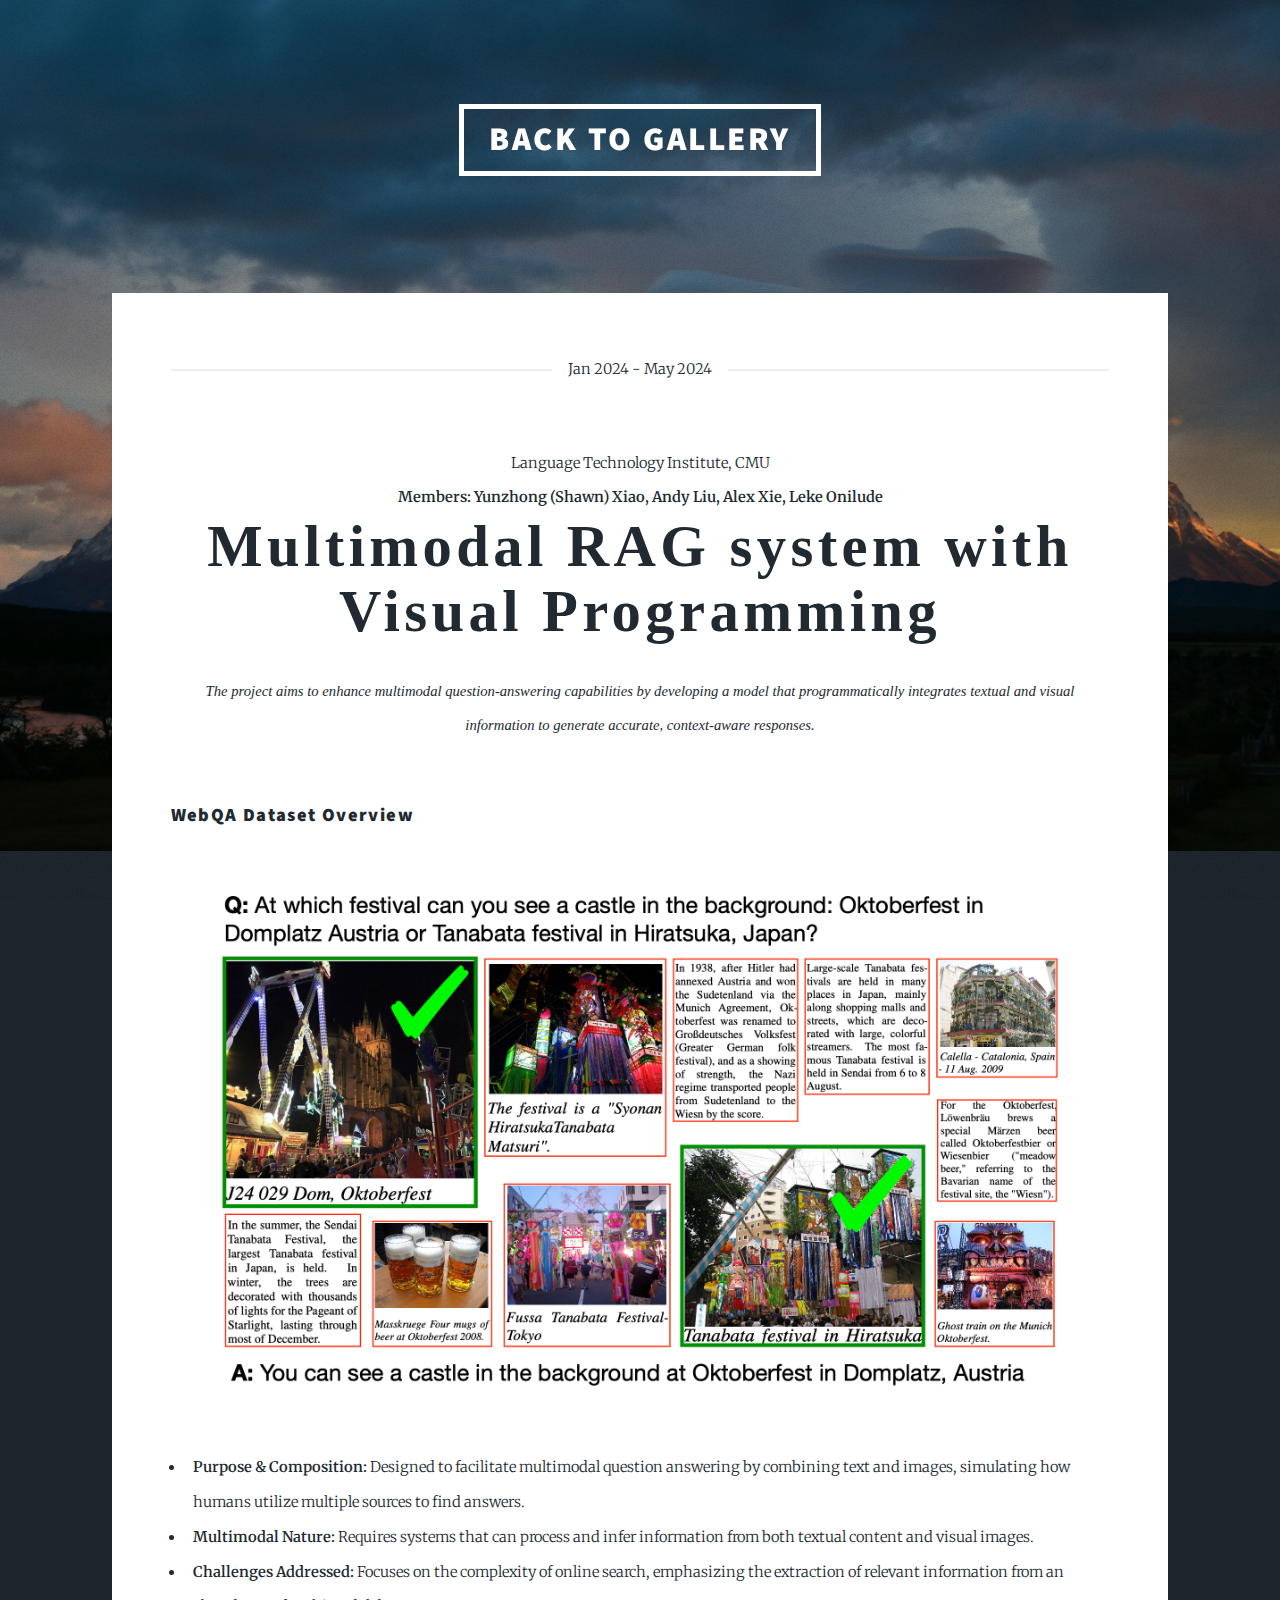
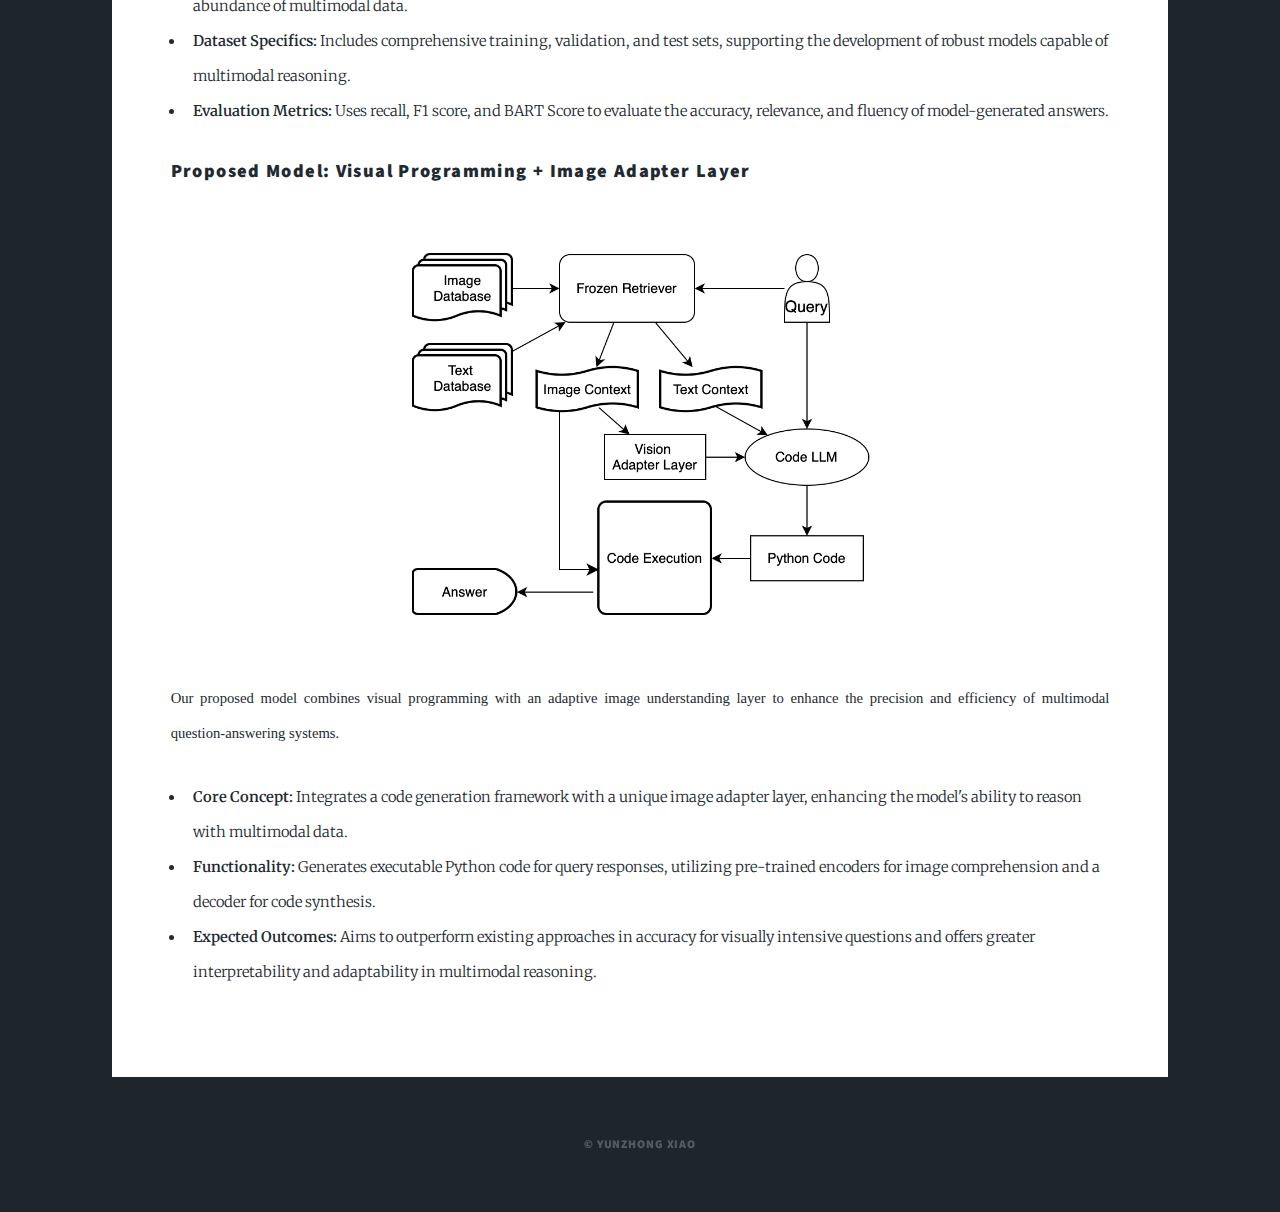
<file: rag.html>
<!DOCTYPE HTML>
<!--
	Massively by HTML5 UP
	html5up.net | @ajlkn
	Free for personal and commercial use under the CCA 3.0 license (html5up.net/license)
-->
<html>
	<head>
		<title>Research</title>
		<meta charset="utf-8" />
		<meta name="viewport" content="width=device-width, initial-scale=1, user-scalable=no" />
		<link rel="stylesheet" href="assets/css/main.css" />
		<noscript><link rel="stylesheet" href="assets/css/noscript.css" /></noscript>
	</head>
	<body class="is-preload">

		<!-- Wrapper -->
			<div id="wrapper">

				<!-- Header -->
					<header id="header">
						<a href="projects.html" class="logo">Back to Gallery</a>
					</header>


				<!-- Main -->
					<div id="main">

						<!-- Post -->
							<section class="post">
								<header class="major">
									<span class="date">Jan 2024 - May 2024</span>
									<span>Language Technology Institute, CMU<br />
										<b>Members: Yunzhong (Shawn) Xiao, Andy Liu, Alex Xie, Leke Onilude</b></span>

									<h2>Multimodal RAG system with Visual Programming</h2>
									
									<p>The project aims to enhance multimodal question-answering capabilities by developing a model that programmatically integrates textual and visual information to generate accurate, context-aware responses.</p>
								</header>

								<h3>WebQA Dataset Overview</h3>
								<div class="image main" style="display: flex; justify-content: center; align-items: center;">
									<img src="images/webqa.jpg" alt="" style="max-width:90%; height:auto;"/>
								</div>
								<ul>
									<li><strong>Purpose & Composition:</strong> Designed to facilitate multimodal question answering by combining text and images, simulating how humans utilize multiple sources to find answers.</li>
									<li><strong>Multimodal Nature:</strong> Requires systems that can process and infer information from both textual content and visual images.</li>
									<li><strong>Challenges Addressed:</strong> Focuses on the complexity of online search, emphasizing the extraction of relevant information from an abundance of multimodal data.</li>
									<li><strong>Dataset Specifics:</strong> Includes comprehensive training, validation, and test sets, supporting the development of robust models capable of multimodal reasoning.</li>
									<li><strong>Evaluation Metrics:</strong> Uses recall, F1 score, and BART Score to evaluate the accuracy, relevance, and fluency of model-generated answers.</li>
								</ul>

								<h3>Proposed Model: Visual Programming + Image Adapter Layer</h3>
								<div class="image main" style="display: flex; justify-content: center; align-items: center;">
									<img src="images/webrag.png" alt="" style="max-width:50%; height:auto;"/>
								</div>
								<p>Our proposed model combines visual programming with an adaptive image understanding layer to enhance the precision and efficiency of multimodal question-answering systems.</p>
								<ul>
									<li><strong>Core Concept:</strong> Integrates a code generation framework with a unique image adapter layer, enhancing the model's ability to reason with multimodal data.</li>
									<li><strong>Functionality:</strong> Generates executable Python code for query responses, utilizing pre-trained encoders for image comprehension and a decoder for code synthesis.</li>
									<li><strong>Expected Outcomes:</strong> Aims to outperform existing approaches in accuracy for visually intensive questions and offers greater interpretability and adaptability in multimodal reasoning.</li>
								</ul>


							</section>

					</div>


				<!-- Copyright -->
					<div id="copyright">
						<ul><li>&copy; Yunzhong Xiao</li>
					</div>

			</div>

		<!-- Scripts -->
			<script src="assets/js/jquery.min.js"></script>
			<script src="assets/js/jquery.scrollex.min.js"></script>
			<script src="assets/js/jquery.scrolly.min.js"></script>
			<script src="assets/js/browser.min.js"></script>
			<script src="assets/js/breakpoints.min.js"></script>
			<script src="assets/js/util.js"></script>
			<script src="assets/js/main.js"></script>

	</body>
</html>
</file>
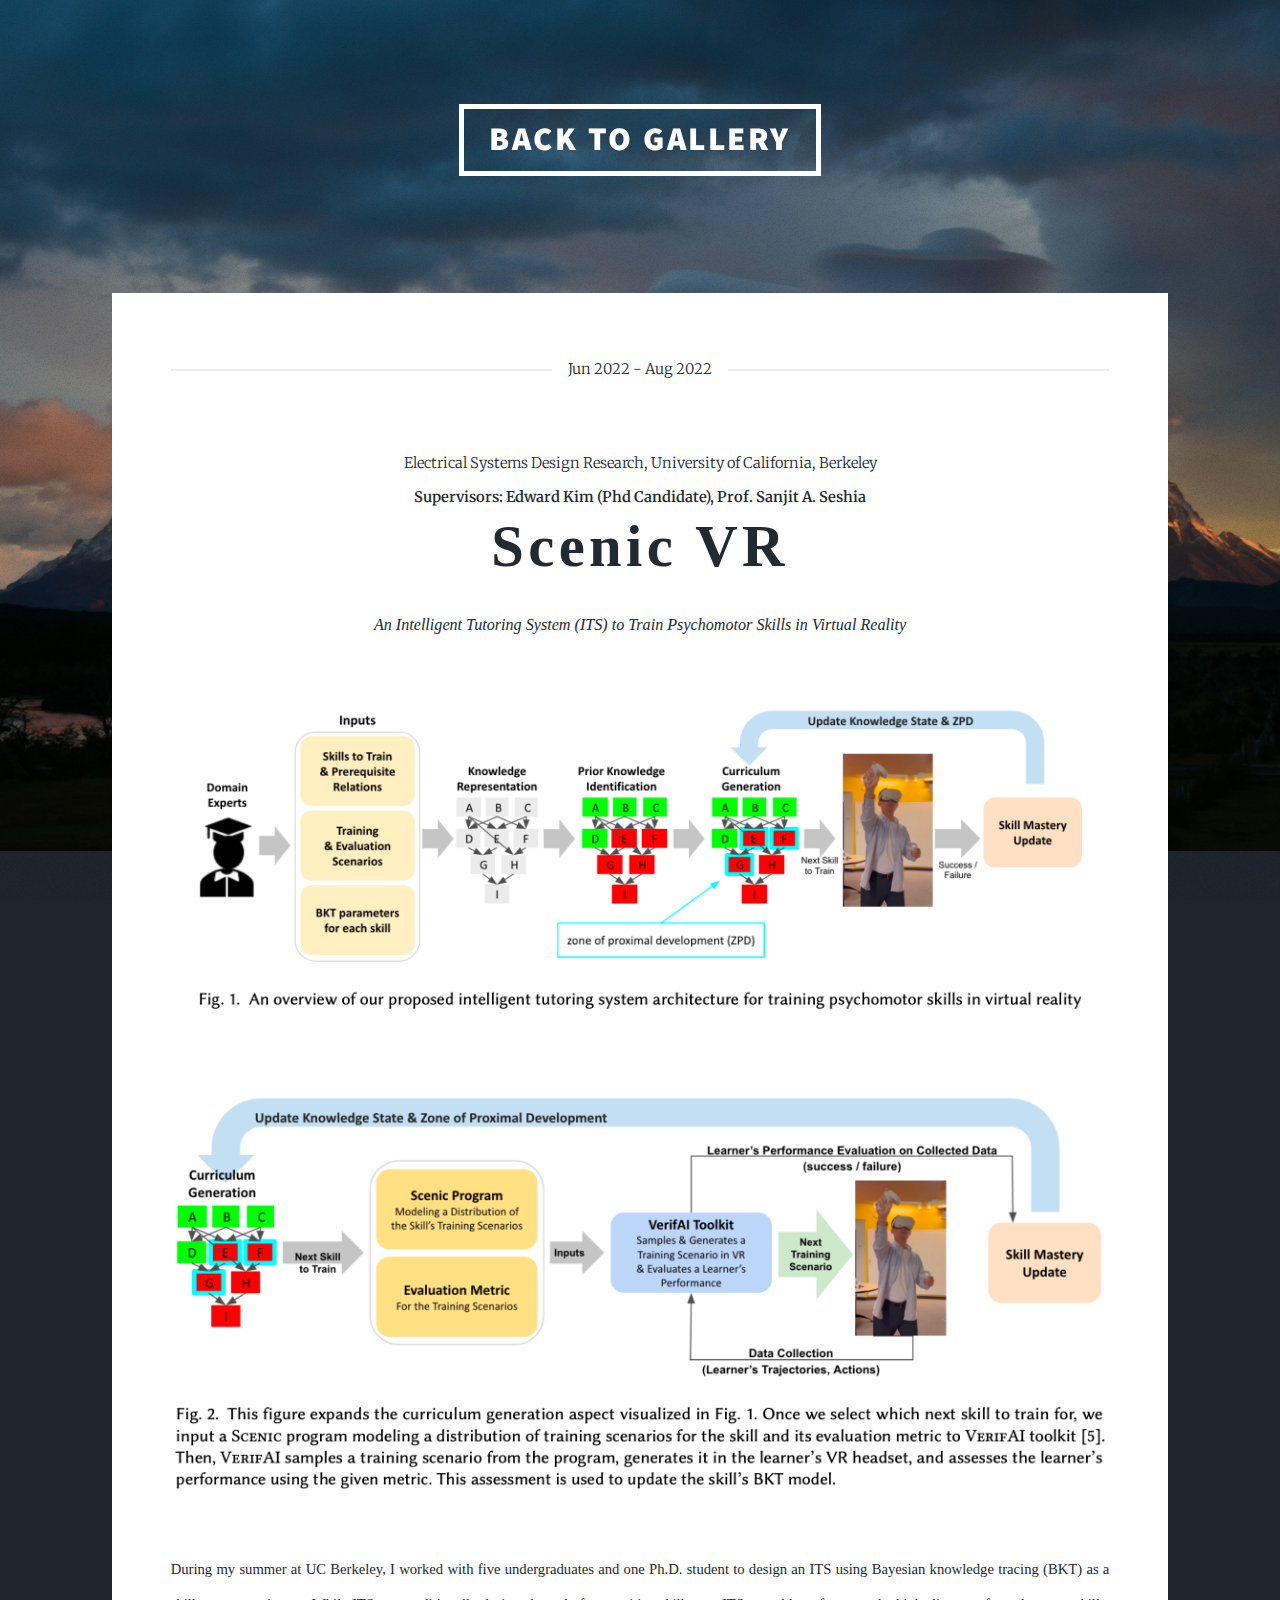
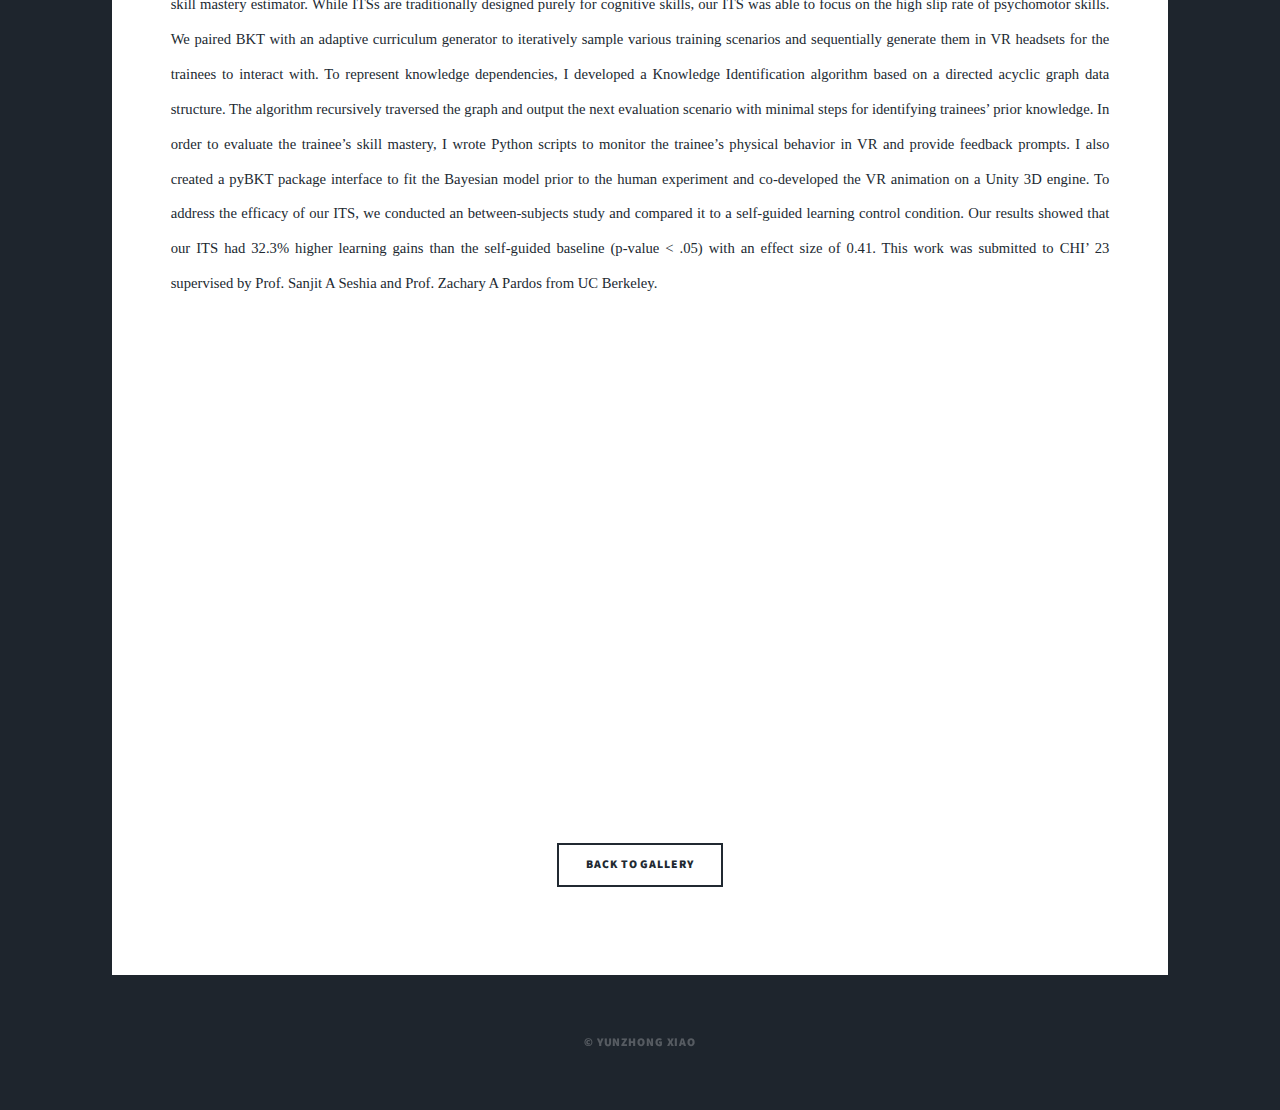
<file: ScenicVR.html>
<!DOCTYPE HTML>
<!--
	Massively by HTML5 UP
	html5up.net | @ajlkn
	Free for personal and commercial use under the CCA 3.0 license (html5up.net/license)
-->
<html>
	<head>
		<title>Research</title>
		<meta charset="utf-8" />
		<meta name="viewport" content="width=device-width, initial-scale=1, user-scalable=no" />
		<link rel="stylesheet" href="assets/css/main.css" />
		<noscript><link rel="stylesheet" href="assets/css/noscript.css" /></noscript>
	</head>
	<body class="is-preload">

		<!-- Wrapper -->
			<div id="wrapper">

				<!-- Header -->
					<header id="header">
						<a href="projects.html" class="logo">Back to Gallery</a>
					</header>


				<!-- Main -->
					<div id="main">

						<!-- Post -->
							<section class="post">
								<header class="major">
									<span class="date">Jun 2022 - Aug 2022</span>
									<span>Electrical Systems Design Research, University of California, Berkeley <br />
										<b>Supervisors: Edward Kim (Phd Candidate), Prof. Sanjit A. Seshia</b></span>
									<h1>Scenic VR</h1>
									
									<p>An Intelligent Tutoring System (ITS) to Train Psychomotor Skills in Virtual Reality</p>
								</header>

								<div class="image main"><img src="images/scenic1.jpg" alt="" /></div>
								<div class="image main"><img src="images/scenic2.jpg" alt="" /></div>
								<!-- <div class="image main"><img src="images/pic01.jpg" alt="" /></div> -->
								<p>During my summer at UC Berkeley, I worked with five undergraduates and one Ph.D. student to design an ITS using Bayesian knowledge tracing (BKT) as a skill mastery estimator. While ITSs are traditionally designed purely for cognitive skills, our ITS was able to focus on the high slip rate of psychomotor skills. We paired BKT with an adaptive curriculum generator to iteratively sample various training scenarios and sequentially generate them in VR headsets for the trainees to interact with. To represent knowledge dependencies, I developed a Knowledge Identification algorithm based on a directed acyclic graph data structure. The algorithm recursively traversed the graph and output the next evaluation scenario with minimal steps for identifying trainees’ prior knowledge. In order to evaluate the trainee’s skill mastery, I wrote Python scripts to monitor the trainee’s physical behavior in VR and provide feedback prompts. I also created a pyBKT package interface to fit the Bayesian model prior to the human experiment and co-developed the VR animation on a Unity 3D engine. To address the efficacy of our ITS, we conducted an between-subjects study and compared it to a self-guided learning control condition. Our results showed that our ITS had 32.3% higher learning gains than the self-guided baseline (p-value < .05) with an effect size of 0.41. This work was submitted to CHI’ 23 supervised by Prof. Sanjit A Seshia and Prof. Zachary A Pardos from UC Berkeley. 
								</p>
								<iframe src="/docs/Knowledge Identification.pdf" width="100%" height="500px">
								</iframe>
							

							<br />
							<ul class="actions special">
								<li><a href="projects.html" class="button">Back to Gallery</a></li>
							</ul>
							</section>
					</div>


				<!-- Copyright -->
					<div id="copyright">
						<ul><li>&copy; Yunzhong Xiao</li>
					</div>

			</div>

		<!-- Scripts -->
			<script src="assets/js/jquery.min.js"></script>
			<script src="assets/js/jquery.scrollex.min.js"></script>
			<script src="assets/js/jquery.scrolly.min.js"></script>
			<script src="assets/js/browser.min.js"></script>
			<script src="assets/js/breakpoints.min.js"></script>
			<script src="assets/js/util.js"></script>
			<script src="assets/js/main.js"></script>

	</body>
</html>
</file>
<file: assets/css/main.css>
@import url(fontawesome-all.min.css);
@import url("https://fonts.googleapis.com/css?family=Merriweather:300,700,300italic,700italic|Source+Sans+Pro:900");

/*
	Massively by HTML5 UP
	html5up.net | @ajlkn
	Free for personal and commercial use under the CCA 3.0 license (html5up.net/license)
*/

html, body, div, span, applet, object,
iframe, h1, h2, h22, h3, h4, h5, h6, p, blockquote,
pre, a, abbr, acronym, address, big, cite,
code, del, dfn, em, img, ins, kbd, q, s, samp,
small, strike, strong, sub, sup, tt, var, b,
u, i, center, dl, dt, dd, ol, ul, li, fieldset,
form, label, legend, table, caption, tbody,
tfoot, thead, tr, th, td, article, aside,
canvas, details, embed, figure, figcaption,
footer, header, hgroup, menu, nav, output, ruby,
section, summary, time, mark, audio, video {
	margin: 0;
	padding: 0;
	border: 0;
	font-size: 100%;
	font: inherit;
	vertical-align: baseline;}

article, aside, details, figcaption, figure,
footer, header, hgroup, menu, nav, section {
	display: block;}

body {
	line-height: 1;
}

ol, ul {
	list-style: none;
}

blockquote, q {
	quotes: none;
}

	blockquote:before, blockquote:after, q:before, q:after {
		content: '';
		content: none;
	}

table {
	border-collapse: collapse;
	border-spacing: 0;
}

body {
	-webkit-text-size-adjust: none;
}

mark {
	background-color: transparent;
	color: inherit;
}

input::-moz-focus-inner {
	border: 0;
	padding: 0;
}

input, select, textarea {
	-moz-appearance: none;
	-webkit-appearance: none;
	-ms-appearance: none;
	appearance: none;
}

/* Basic */

	@-ms-viewport {
		width: device-width;
	}

	body {
		-ms-overflow-style: scrollbar;
	}

	@media screen and (max-width: 480px) {

		html, body {
			min-width: 320px;
		}

	}

	html {
		box-sizing: border-box;
	}

	*, *:before, *:after {
		box-sizing: inherit;
	}

	body {
		background-color: #1e252d;
	}

		body.is-preload *, body.is-preload *:before, body.is-preload *:after {
			-moz-animation: none !important;
			-webkit-animation: none !important;
			-ms-animation: none !important;
			animation: none !important;
			-moz-transition: none !important;
			-webkit-transition: none !important;
			-ms-transition: none !important;
			transition: none !important;
		}

/* Type */

	html {
		font-size: 16pt;
	}

		@media screen and (max-width: 1680px) {

			html {
				font-size: 12pt;
			}

		}

		@media screen and (max-width: 1280px) {

			html {
				font-size: 11pt;
			}

		}

		@media screen and (max-width: 360px) {

			html {
				font-size: 10pt;
			}

		}

	body {
		color: #212931;
	}

	body, input, select, textarea {
		font-family: "Merriweather", Georgia, serif;
		font-weight: 300;
		font-size: 1rem;
		line-height: 2.375;
	}

	a {
		-moz-transition: color 0.2s ease-in-out, background-color 0.2s ease-in-out, border-color 0.2s ease-in-out, box-shadow 0.2s ease-in-out;
		-webkit-transition: color 0.2s ease-in-out, background-color 0.2s ease-in-out, border-color 0.2s ease-in-out, box-shadow 0.2s ease-in-out;
		-ms-transition: color 0.2s ease-in-out, background-color 0.2s ease-in-out, border-color 0.2s ease-in-out, box-shadow 0.2s ease-in-out;
		transition: color 0.2s ease-in-out, background-color 0.2s ease-in-out, border-color 0.2s ease-in-out, box-shadow 0.2s ease-in-out;
		border-bottom: dotted 1px;
		text-decoration: none;
	}

		a:hover {
			border-bottom-color: transparent;
		}

	strong, b {
		font-weight: 600;
	}

	em, i {
		font-style: italic;
	}

	p {
		font-family: Avenir;
		text-align: justify;
		margin: 0 0 2rem 0;
	}

	h1, h2, h22, h3, h4, h5, h6 {
		font-family: Avenir, "Source Sans Pro", Helvetica, sans-serif, Bradley Hand;
		font-weight: 900;
		line-height: 1.5;
		letter-spacing: 0.075em;
		text-transform: none;
		margin: 0 0 1rem 0;
	}

		h1 a, h2 a, h3 a, h4 a, h5 a, h6 a {
			border-bottom: 0;
			color: inherit;
			text-decoration: none;
		}

	h1 {
		font-family: Times, Avenir, Haettenschweiler, 'Arial Narrow Bold', sans-serif, Bradley Hand;
		font-size: 4rem;
		line-height: 1.1;
		margin: 0 0 2rem 0;
	}

	h2 {
		font-family: Times, Avenir;
		font-size: 1.75rem;
		line-height: 1.3;
		margin: 0 0 1.5rem 0;
	}

	h22 {
		font-family: Avenir;
		font-size: 1.75rem;
		line-height: 1.3;
		margin: 0 0 1.5rem 0;
	}

	h3 {
		font-size: 1.25rem;
		margin: 0 0 1.5rem 0;
	}

	h4 {
		font-size: 1rem;
	}

	h5 {
		font-size: 0.9rem;
	}

	h6 {
		font-size: 0.8rem;
	}

	sub {
		font-size: 0.8rem;
		position: relative;
		top: 0.5rem;
	}

	sup {
		font-size: 0.8rem;
		position: relative;
		top: -0.5rem;
	}

	blockquote {
		border-left: solid 4px;
		font-style: italic;
		margin: 0 0 2rem 0;
		padding: 0.5rem 0 0.5rem 2rem;
	}

	code {
		border: solid 2px;
		font-family: "Courier New", monospace;
		font-size: 0.9rem;
		margin: 0 0.25rem;
		padding: 0.25rem 0.65rem;
	}

	pre {
		-webkit-overflow-scrolling: touch;
		font-family: "Courier New", monospace;
		font-size: 0.9rem;
		margin: 0 0 2rem 0;
	}

		pre code {
			display: block;
			line-height: 1.75;
			padding: 1rem 1.5rem;
			overflow-x: auto;
		}

	hr {
		border: 0;
		border-bottom: solid 2px;
		margin: 3rem 0;
	}

		hr.major {
			margin: 5rem 0;
		}

	.align-left {
		text-align: left;
	}

	.align-center {
		text-align: center;
	}

	.align-right {
		text-align: right;
	}

	input, select, textarea {
		color: #212931;
	}

	a {
		color: #212931;
		border-bottom-color: rgba(33, 41, 49, 0.5);
	}

		a:hover {
			border-bottom-color: transparent;
			color: #18bfef !important;
		}

	strong, b {
		color: #212931;
	}

	h1, h2, h22, h3, h4, h5, h6 {
		color: #212931;
	}

	blockquote {
		border-left-color: #eeeeee;
	}

	code {
		background: rgba(220, 220, 220, 0.25);
		border-color: #eeeeee;
	}

	hr {
		border-bottom-color: #eeeeee;
	}

/* Row */

	.row {
		display: flex;
		flex-wrap: wrap;
		box-sizing: border-box;
		align-items: stretch;
	}

		.row > * {
			box-sizing: border-box;
		}

		.row.gtr-uniform > * > :last-child {
			margin-bottom: 0;
		}

		.row.aln-left {
			justify-content: flex-start;
		}

		.row.aln-center {
			justify-content: center;
		}

		.row.aln-right {
			justify-content: flex-end;
		}

		.row.aln-top {
			align-items: flex-start;
		}

		.row.aln-middle {
			align-items: center;
		}

		.row.aln-bottom {
			align-items: flex-end;
		}

		.row > .imp {
			order: -1;
		}

		.row > .col-1 {
			width: 8.33333%;
		}

		.row > .off-1 {
			margin-left: 8.33333%;
		}

		.row > .col-2 {
			width: 16.66667%;
		}

		.row > .off-2 {
			margin-left: 16.66667%;
		}

		.row > .col-3 {
			width: 25%;
		}

		.row > .off-3 {
			margin-left: 25%;
		}

		.row > .col-4 {
			width: 33.33333%;
		}

		.row > .off-4 {
			margin-left: 33.33333%;
		}

		.row > .col-5 {
			width: 41.66667%;
		}

		.row > .off-5 {
			margin-left: 41.66667%;
		}

		.row > .col-6 {
			width: 50%;
		}

		.row > .off-6 {
			margin-left: 50%;
		}

		.row > .col-7 {
			width: 58.33333%;
		}

		.row > .off-7 {
			margin-left: 58.33333%;
		}

		.row > .col-8 {
			width: 66.66667%;
		}

		.row > .off-8 {
			margin-left: 66.66667%;
		}

		.row > .col-9 {
			width: 75%;
		}

		.row > .off-9 {
			margin-left: 75%;
		}

		.row > .col-10 {
			width: 83.33333%;
		}

		.row > .off-10 {
			margin-left: 83.33333%;
		}

		.row > .col-11 {
			width: 91.66667%;
		}

		.row > .off-11 {
			margin-left: 91.66667%;
		}

		.row > .col-12 {
			width: 100%;
		}

		.row > .off-12 {
			margin-left: 100%;
		}

		.row.gtr-0 {
			margin-top: 0;
			margin-left: 0rem;
		}

			.row.gtr-0 > * {
				padding: 0 0 0 0rem;
			}

			.row.gtr-0.gtr-uniform {
				margin-top: 0rem;
			}

				.row.gtr-0.gtr-uniform > * {
					padding-top: 0rem;
				}

		.row.gtr-25 {
			margin-top: 0;
			margin-left: -0.375rem;
		}

			.row.gtr-25 > * {
				padding: 0 0 0 0.375rem;
			}

			.row.gtr-25.gtr-uniform {
				margin-top: -0.375rem;
			}

				.row.gtr-25.gtr-uniform > * {
					padding-top: 0.375rem;
				}

		.row.gtr-50 {
			margin-top: 0;
			margin-left: -0.75rem;
		}

			.row.gtr-50 > * {
				padding: 0 0 0 0.75rem;
			}

			.row.gtr-50.gtr-uniform {
				margin-top: -0.75rem;
			}

				.row.gtr-50.gtr-uniform > * {
					padding-top: 0.75rem;
				}

		.row {
			margin-top: 0;
			margin-left: -1.5rem;
		}

			.row > * {
				padding: 0 0 0 1.5rem;
			}

			.row.gtr-uniform {
				margin-top: -1.5rem;
			}

				.row.gtr-uniform > * {
					padding-top: 1.5rem;
				}

		.row.gtr-150 {
			margin-top: 0;
			margin-left: -2.25rem;
		}

			.row.gtr-150 > * {
				padding: 0 0 0 2.25rem;
			}

			.row.gtr-150.gtr-uniform {
				margin-top: -2.25rem;
			}

				.row.gtr-150.gtr-uniform > * {
					padding-top: 2.25rem;
				}

		.row.gtr-200 {
			margin-top: 0;
			margin-left: -3rem;
		}

			.row.gtr-200 > * {
				padding: 0 0 0 3rem;
			}

			.row.gtr-200.gtr-uniform {
				margin-top: -3rem;
			}

				.row.gtr-200.gtr-uniform > * {
					padding-top: 3rem;
				}

		@media screen and (max-width: 1680px) {

			.row {
				display: flex;
				flex-wrap: wrap;
				box-sizing: border-box;
				align-items: stretch;
			}

				.row > * {
					box-sizing: border-box;
				}

				.row.gtr-uniform > * > :last-child {
					margin-bottom: 0;
				}

				.row.aln-left {
					justify-content: flex-start;
				}

				.row.aln-center {
					justify-content: center;
				}

				.row.aln-right {
					justify-content: flex-end;
				}

				.row.aln-top {
					align-items: flex-start;
				}

				.row.aln-middle {
					align-items: center;
				}

				.row.aln-bottom {
					align-items: flex-end;
				}

				.row > .imp-xlarge {
					order: -1;
				}

				.row > .col-1-xlarge {
					width: 8.33333%;
				}

				.row > .off-1-xlarge {
					margin-left: 8.33333%;
				}

				.row > .col-2-xlarge {
					width: 16.66667%;
				}

				.row > .off-2-xlarge {
					margin-left: 16.66667%;
				}

				.row > .col-3-xlarge {
					width: 25%;
				}

				.row > .off-3-xlarge {
					margin-left: 25%;
				}

				.row > .col-4-xlarge {
					width: 33.33333%;
				}

				.row > .off-4-xlarge {
					margin-left: 33.33333%;
				}

				.row > .col-5-xlarge {
					width: 41.66667%;
				}

				.row > .off-5-xlarge {
					margin-left: 41.66667%;
				}

				.row > .col-6-xlarge {
					width: 50%;
				}

				.row > .off-6-xlarge {
					margin-left: 50%;
				}

				.row > .col-7-xlarge {
					width: 58.33333%;
				}

				.row > .off-7-xlarge {
					margin-left: 58.33333%;
				}

				.row > .col-8-xlarge {
					width: 66.66667%;
				}

				.row > .off-8-xlarge {
					margin-left: 66.66667%;
				}

				.row > .col-9-xlarge {
					width: 75%;
				}

				.row > .off-9-xlarge {
					margin-left: 75%;
				}

				.row > .col-10-xlarge {
					width: 83.33333%;
				}

				.row > .off-10-xlarge {
					margin-left: 83.33333%;
				}

				.row > .col-11-xlarge {
					width: 91.66667%;
				}

				.row > .off-11-xlarge {
					margin-left: 91.66667%;
				}

				.row > .col-12-xlarge {
					width: 100%;
				}

				.row > .off-12-xlarge {
					margin-left: 100%;
				}

				.row.gtr-0 {
					margin-top: 0;
					margin-left: 0rem;
				}

					.row.gtr-0 > * {
						padding: 0 0 0 0rem;
					}

					.row.gtr-0.gtr-uniform {
						margin-top: 0rem;
					}

						.row.gtr-0.gtr-uniform > * {
							padding-top: 0rem;
						}

				.row.gtr-25 {
					margin-top: 0;
					margin-left: -0.375rem;
				}

					.row.gtr-25 > * {
						padding: 0 0 0 0.375rem;
					}

					.row.gtr-25.gtr-uniform {
						margin-top: -0.375rem;
					}

						.row.gtr-25.gtr-uniform > * {
							padding-top: 0.375rem;
						}

				.row.gtr-50 {
					margin-top: 0;
					margin-left: -0.75rem;
				}

					.row.gtr-50 > * {
						padding: 0 0 0 0.75rem;
					}

					.row.gtr-50.gtr-uniform {
						margin-top: -0.75rem;
					}

						.row.gtr-50.gtr-uniform > * {
							padding-top: 0.75rem;
						}

				.row {
					margin-top: 0;
					margin-left: -1.5rem;
				}

					.row > * {
						padding: 0 0 0 1.5rem;
					}

					.row.gtr-uniform {
						margin-top: -1.5rem;
					}

						.row.gtr-uniform > * {
							padding-top: 1.5rem;
						}

				.row.gtr-150 {
					margin-top: 0;
					margin-left: -2.25rem;
				}

					.row.gtr-150 > * {
						padding: 0 0 0 2.25rem;
					}

					.row.gtr-150.gtr-uniform {
						margin-top: -2.25rem;
					}

						.row.gtr-150.gtr-uniform > * {
							padding-top: 2.25rem;
						}

				.row.gtr-200 {
					margin-top: 0;
					margin-left: -3rem;
				}

					.row.gtr-200 > * {
						padding: 0 0 0 3rem;
					}

					.row.gtr-200.gtr-uniform {
						margin-top: -3rem;
					}

						.row.gtr-200.gtr-uniform > * {
							padding-top: 3rem;
						}

		}

		@media screen and (max-width: 1280px) {

			.row {
				display: flex;
				flex-wrap: wrap;
				box-sizing: border-box;
				align-items: stretch;
			}

				.row > * {
					box-sizing: border-box;
				}

				.row.gtr-uniform > * > :last-child {
					margin-bottom: 0;
				}

				.row.aln-left {
					justify-content: flex-start;
				}

				.row.aln-center {
					justify-content: center;
				}

				.row.aln-right {
					justify-content: flex-end;
				}

				.row.aln-top {
					align-items: flex-start;
				}

				.row.aln-middle {
					align-items: center;
				}

				.row.aln-bottom {
					align-items: flex-end;
				}

				.row > .imp-large {
					order: -1;
				}

				.row > .col-1-large {
					width: 8.33333%;
				}

				.row > .off-1-large {
					margin-left: 8.33333%;
				}

				.row > .col-2-large {
					width: 16.66667%;
				}

				.row > .off-2-large {
					margin-left: 16.66667%;
				}

				.row > .col-3-large {
					width: 25%;
				}

				.row > .off-3-large {
					margin-left: 25%;
				}

				.row > .col-4-large {
					width: 33.33333%;
				}

				.row > .off-4-large {
					margin-left: 33.33333%;
				}

				.row > .col-5-large {
					width: 41.66667%;
				}

				.row > .off-5-large {
					margin-left: 41.66667%;
				}

				.row > .col-6-large {
					width: 50%;
				}

				.row > .off-6-large {
					margin-left: 50%;
				}

				.row > .col-7-large {
					width: 58.33333%;
				}

				.row > .off-7-large {
					margin-left: 58.33333%;
				}

				.row > .col-8-large {
					width: 66.66667%;
				}

				.row > .off-8-large {
					margin-left: 66.66667%;
				}

				.row > .col-9-large {
					width: 75%;
				}

				.row > .off-9-large {
					margin-left: 75%;
				}

				.row > .col-10-large {
					width: 83.33333%;
				}

				.row > .off-10-large {
					margin-left: 83.33333%;
				}

				.row > .col-11-large {
					width: 91.66667%;
				}

				.row > .off-11-large {
					margin-left: 91.66667%;
				}

				.row > .col-12-large {
					width: 100%;
				}

				.row > .off-12-large {
					margin-left: 100%;
				}

				.row.gtr-0 {
					margin-top: 0;
					margin-left: 0rem;
				}

					.row.gtr-0 > * {
						padding: 0 0 0 0rem;
					}

					.row.gtr-0.gtr-uniform {
						margin-top: 0rem;
					}

						.row.gtr-0.gtr-uniform > * {
							padding-top: 0rem;
						}

				.row.gtr-25 {
					margin-top: 0;
					margin-left: -0.375rem;
				}

					.row.gtr-25 > * {
						padding: 0 0 0 0.375rem;
					}

					.row.gtr-25.gtr-uniform {
						margin-top: -0.375rem;
					}

						.row.gtr-25.gtr-uniform > * {
							padding-top: 0.375rem;
						}

				.row.gtr-50 {
					margin-top: 0;
					margin-left: -0.75rem;
				}

					.row.gtr-50 > * {
						padding: 0 0 0 0.75rem;
					}

					.row.gtr-50.gtr-uniform {
						margin-top: -0.75rem;
					}

						.row.gtr-50.gtr-uniform > * {
							padding-top: 0.75rem;
						}

				.row {
					margin-top: 0;
					margin-left: -1.5rem;
				}

					.row > * {
						padding: 0 0 0 1.5rem;
					}

					.row.gtr-uniform {
						margin-top: -1.5rem;
					}

						.row.gtr-uniform > * {
							padding-top: 1.5rem;
						}

				.row.gtr-150 {
					margin-top: 0;
					margin-left: -2.25rem;
				}

					.row.gtr-150 > * {
						padding: 0 0 0 2.25rem;
					}

					.row.gtr-150.gtr-uniform {
						margin-top: -2.25rem;
					}

						.row.gtr-150.gtr-uniform > * {
							padding-top: 2.25rem;
						}

				.row.gtr-200 {
					margin-top: 0;
					margin-left: -3rem;
				}

					.row.gtr-200 > * {
						padding: 0 0 0 3rem;
					}

					.row.gtr-200.gtr-uniform {
						margin-top: -3rem;
					}

						.row.gtr-200.gtr-uniform > * {
							padding-top: 3rem;
						}

		}

		@media screen and (max-width: 980px) {

			.row {
				display: flex;
				flex-wrap: wrap;
				box-sizing: border-box;
				align-items: stretch;
			}

				.row > * {
					box-sizing: border-box;
				}

				.row.gtr-uniform > * > :last-child {
					margin-bottom: 0;
				}

				.row.aln-left {
					justify-content: flex-start;
				}

				.row.aln-center {
					justify-content: center;
				}

				.row.aln-right {
					justify-content: flex-end;
				}

				.row.aln-top {
					align-items: flex-start;
				}

				.row.aln-middle {
					align-items: center;
				}

				.row.aln-bottom {
					align-items: flex-end;
				}

				.row > .imp-medium {
					order: -1;
				}

				.row > .col-1-medium {
					width: 8.33333%;
				}

				.row > .off-1-medium {
					margin-left: 8.33333%;
				}

				.row > .col-2-medium {
					width: 16.66667%;
				}

				.row > .off-2-medium {
					margin-left: 16.66667%;
				}

				.row > .col-3-medium {
					width: 25%;
				}

				.row > .off-3-medium {
					margin-left: 25%;
				}

				.row > .col-4-medium {
					width: 33.33333%;
				}

				.row > .off-4-medium {
					margin-left: 33.33333%;
				}

				.row > .col-5-medium {
					width: 41.66667%;
				}

				.row > .off-5-medium {
					margin-left: 41.66667%;
				}

				.row > .col-6-medium {
					width: 50%;
				}

				.row > .off-6-medium {
					margin-left: 50%;
				}

				.row > .col-7-medium {
					width: 58.33333%;
				}

				.row > .off-7-medium {
					margin-left: 58.33333%;
				}

				.row > .col-8-medium {
					width: 66.66667%;
				}

				.row > .off-8-medium {
					margin-left: 66.66667%;
				}

				.row > .col-9-medium {
					width: 75%;
				}

				.row > .off-9-medium {
					margin-left: 75%;
				}

				.row > .col-10-medium {
					width: 83.33333%;
				}

				.row > .off-10-medium {
					margin-left: 83.33333%;
				}

				.row > .col-11-medium {
					width: 91.66667%;
				}

				.row > .off-11-medium {
					margin-left: 91.66667%;
				}

				.row > .col-12-medium {
					width: 100%;
				}

				.row > .off-12-medium {
					margin-left: 100%;
				}

				.row.gtr-0 {
					margin-top: 0;
					margin-left: 0rem;
				}

					.row.gtr-0 > * {
						padding: 0 0 0 0rem;
					}

					.row.gtr-0.gtr-uniform {
						margin-top: 0rem;
					}

						.row.gtr-0.gtr-uniform > * {
							padding-top: 0rem;
						}

				.row.gtr-25 {
					margin-top: 0;
					margin-left: -0.375rem;
				}

					.row.gtr-25 > * {
						padding: 0 0 0 0.375rem;
					}

					.row.gtr-25.gtr-uniform {
						margin-top: -0.375rem;
					}

						.row.gtr-25.gtr-uniform > * {
							padding-top: 0.375rem;
						}

				.row.gtr-50 {
					margin-top: 0;
					margin-left: -0.75rem;
				}

					.row.gtr-50 > * {
						padding: 0 0 0 0.75rem;
					}

					.row.gtr-50.gtr-uniform {
						margin-top: -0.75rem;
					}

						.row.gtr-50.gtr-uniform > * {
							padding-top: 0.75rem;
						}

				.row {
					margin-top: 0;
					margin-left: -1.5rem;
				}

					.row > * {
						padding: 0 0 0 1.5rem;
					}

					.row.gtr-uniform {
						margin-top: -1.5rem;
					}

						.row.gtr-uniform > * {
							padding-top: 1.5rem;
						}

				.row.gtr-150 {
					margin-top: 0;
					margin-left: -2.25rem;
				}

					.row.gtr-150 > * {
						padding: 0 0 0 2.25rem;
					}

					.row.gtr-150.gtr-uniform {
						margin-top: -2.25rem;
					}

						.row.gtr-150.gtr-uniform > * {
							padding-top: 2.25rem;
						}

				.row.gtr-200 {
					margin-top: 0;
					margin-left: -3rem;
				}

					.row.gtr-200 > * {
						padding: 0 0 0 3rem;
					}

					.row.gtr-200.gtr-uniform {
						margin-top: -3rem;
					}

						.row.gtr-200.gtr-uniform > * {
							padding-top: 3rem;
						}

		}

		@media screen and (max-width: 736px) {

			.row {
				display: flex;
				flex-wrap: wrap;
				box-sizing: border-box;
				align-items: stretch;
			}

				.row > * {
					box-sizing: border-box;
				}

				.row.gtr-uniform > * > :last-child {
					margin-bottom: 0;
				}

				.row.aln-left {
					justify-content: flex-start;
				}

				.row.aln-center {
					justify-content: center;
				}

				.row.aln-right {
					justify-content: flex-end;
				}

				.row.aln-top {
					align-items: flex-start;
				}

				.row.aln-middle {
					align-items: center;
				}

				.row.aln-bottom {
					align-items: flex-end;
				}

				.row > .imp-small {
					order: -1;
				}

				.row > .col-1-small {
					width: 8.33333%;
				}

				.row > .off-1-small {
					margin-left: 8.33333%;
				}

				.row > .col-2-small {
					width: 16.66667%;
				}

				.row > .off-2-small {
					margin-left: 16.66667%;
				}

				.row > .col-3-small {
					width: 25%;
				}

				.row > .off-3-small {
					margin-left: 25%;
				}

				.row > .col-4-small {
					width: 33.33333%;
				}

				.row > .off-4-small {
					margin-left: 33.33333%;
				}

				.row > .col-5-small {
					width: 41.66667%;
				}

				.row > .off-5-small {
					margin-left: 41.66667%;
				}

				.row > .col-6-small {
					width: 50%;
				}

				.row > .off-6-small {
					margin-left: 50%;
				}

				.row > .col-7-small {
					width: 58.33333%;
				}

				.row > .off-7-small {
					margin-left: 58.33333%;
				}

				.row > .col-8-small {
					width: 66.66667%;
				}

				.row > .off-8-small {
					margin-left: 66.66667%;
				}

				.row > .col-9-small {
					width: 75%;
				}

				.row > .off-9-small {
					margin-left: 75%;
				}

				.row > .col-10-small {
					width: 83.33333%;
				}

				.row > .off-10-small {
					margin-left: 83.33333%;
				}

				.row > .col-11-small {
					width: 91.66667%;
				}

				.row > .off-11-small {
					margin-left: 91.66667%;
				}

				.row > .col-12-small {
					width: 100%;
				}

				.row > .off-12-small {
					margin-left: 100%;
				}

				.row.gtr-0 {
					margin-top: 0;
					margin-left: 0rem;
				}

					.row.gtr-0 > * {
						padding: 0 0 0 0rem;
					}

					.row.gtr-0.gtr-uniform {
						margin-top: 0rem;
					}

						.row.gtr-0.gtr-uniform > * {
							padding-top: 0rem;
						}

				.row.gtr-25 {
					margin-top: 0;
					margin-left: -0.375rem;
				}

					.row.gtr-25 > * {
						padding: 0 0 0 0.375rem;
					}

					.row.gtr-25.gtr-uniform {
						margin-top: -0.375rem;
					}

						.row.gtr-25.gtr-uniform > * {
							padding-top: 0.375rem;
						}

				.row.gtr-50 {
					margin-top: 0;
					margin-left: -0.75rem;
				}

					.row.gtr-50 > * {
						padding: 0 0 0 0.75rem;
					}

					.row.gtr-50.gtr-uniform {
						margin-top: -0.75rem;
					}

						.row.gtr-50.gtr-uniform > * {
							padding-top: 0.75rem;
						}

				.row {
					margin-top: 0;
					margin-left: -1.5rem;
				}

					.row > * {
						padding: 0 0 0 1.5rem;
					}

					.row.gtr-uniform {
						margin-top: -1.5rem;
					}

						.row.gtr-uniform > * {
							padding-top: 1.5rem;
						}

				.row.gtr-150 {
					margin-top: 0;
					margin-left: -2.25rem;
				}

					.row.gtr-150 > * {
						padding: 0 0 0 2.25rem;
					}

					.row.gtr-150.gtr-uniform {
						margin-top: -2.25rem;
					}

						.row.gtr-150.gtr-uniform > * {
							padding-top: 2.25rem;
						}

				.row.gtr-200 {
					margin-top: 0;
					margin-left: -3rem;
				}

					.row.gtr-200 > * {
						padding: 0 0 0 3rem;
					}

					.row.gtr-200.gtr-uniform {
						margin-top: -3rem;
					}

						.row.gtr-200.gtr-uniform > * {
							padding-top: 3rem;
						}

		}

		@media screen and (max-width: 480px) {

			.row {
				display: flex;
				flex-wrap: wrap;
				box-sizing: border-box;
				align-items: stretch;
			}

				.row > * {
					box-sizing: border-box;
				}

				.row.gtr-uniform > * > :last-child {
					margin-bottom: 0;
				}

				.row.aln-left {
					justify-content: flex-start;
				}

				.row.aln-center {
					justify-content: center;
				}

				.row.aln-right {
					justify-content: flex-end;
				}

				.row.aln-top {
					align-items: flex-start;
				}

				.row.aln-middle {
					align-items: center;
				}

				.row.aln-bottom {
					align-items: flex-end;
				}

				.row > .imp-xsmall {
					order: -1;
				}

				.row > .col-1-xsmall {
					width: 8.33333%;
				}

				.row > .off-1-xsmall {
					margin-left: 8.33333%;
				}

				.row > .col-2-xsmall {
					width: 16.66667%;
				}

				.row > .off-2-xsmall {
					margin-left: 16.66667%;
				}

				.row > .col-3-xsmall {
					width: 25%;
				}

				.row > .off-3-xsmall {
					margin-left: 25%;
				}

				.row > .col-4-xsmall {
					width: 33.33333%;
				}

				.row > .off-4-xsmall {
					margin-left: 33.33333%;
				}

				.row > .col-5-xsmall {
					width: 41.66667%;
				}

				.row > .off-5-xsmall {
					margin-left: 41.66667%;
				}

				.row > .col-6-xsmall {
					width: 50%;
				}

				.row > .off-6-xsmall {
					margin-left: 50%;
				}

				.row > .col-7-xsmall {
					width: 58.33333%;
				}

				.row > .off-7-xsmall {
					margin-left: 58.33333%;
				}

				.row > .col-8-xsmall {
					width: 66.66667%;
				}

				.row > .off-8-xsmall {
					margin-left: 66.66667%;
				}

				.row > .col-9-xsmall {
					width: 75%;
				}

				.row > .off-9-xsmall {
					margin-left: 75%;
				}

				.row > .col-10-xsmall {
					width: 83.33333%;
				}

				.row > .off-10-xsmall {
					margin-left: 83.33333%;
				}

				.row > .col-11-xsmall {
					width: 91.66667%;
				}

				.row > .off-11-xsmall {
					margin-left: 91.66667%;
				}

				.row > .col-12-xsmall {
					width: 100%;
				}

				.row > .off-12-xsmall {
					margin-left: 100%;
				}

				.row.gtr-0 {
					margin-top: 0;
					margin-left: 0rem;
				}

					.row.gtr-0 > * {
						padding: 0 0 0 0rem;
					}

					.row.gtr-0.gtr-uniform {
						margin-top: 0rem;
					}

						.row.gtr-0.gtr-uniform > * {
							padding-top: 0rem;
						}

				.row.gtr-25 {
					margin-top: 0;
					margin-left: -0.375rem;
				}

					.row.gtr-25 > * {
						padding: 0 0 0 0.375rem;
					}

					.row.gtr-25.gtr-uniform {
						margin-top: -0.375rem;
					}

						.row.gtr-25.gtr-uniform > * {
							padding-top: 0.375rem;
						}

				.row.gtr-50 {
					margin-top: 0;
					margin-left: -0.75rem;
				}

					.row.gtr-50 > * {
						padding: 0 0 0 0.75rem;
					}

					.row.gtr-50.gtr-uniform {
						margin-top: -0.75rem;
					}

						.row.gtr-50.gtr-uniform > * {
							padding-top: 0.75rem;
						}

				.row {
					margin-top: 0;
					margin-left: -1.5rem;
				}

					.row > * {
						padding: 0 0 0 1.5rem;
					}

					.row.gtr-uniform {
						margin-top: -1.5rem;
					}

						.row.gtr-uniform > * {
							padding-top: 1.5rem;
						}

				.row.gtr-150 {
					margin-top: 0;
					margin-left: -2.25rem;
				}

					.row.gtr-150 > * {
						padding: 0 0 0 2.25rem;
					}

					.row.gtr-150.gtr-uniform {
						margin-top: -2.25rem;
					}

						.row.gtr-150.gtr-uniform > * {
							padding-top: 2.25rem;
						}

				.row.gtr-200 {
					margin-top: 0;
					margin-left: -3rem;
				}

					.row.gtr-200 > * {
						padding: 0 0 0 3rem;
					}

					.row.gtr-200.gtr-uniform {
						margin-top: -3rem;
					}

						.row.gtr-200.gtr-uniform > * {
							padding-top: 3rem;
						}

		}

		@media screen and (max-width: 360px) {

			.row {
				display: flex;
				flex-wrap: wrap;
				box-sizing: border-box;
				align-items: stretch;
			}

				.row > * {
					box-sizing: border-box;
				}

				.row.gtr-uniform > * > :last-child {
					margin-bottom: 0;
				}

				.row.aln-left {
					justify-content: flex-start;
				}

				.row.aln-center {
					justify-content: center;
				}

				.row.aln-right {
					justify-content: flex-end;
				}

				.row.aln-top {
					align-items: flex-start;
				}

				.row.aln-middle {
					align-items: center;
				}

				.row.aln-bottom {
					align-items: flex-end;
				}

				.row > .imp-xxsmall {
					order: -1;
				}

				.row > .col-1-xxsmall {
					width: 8.33333%;
				}

				.row > .off-1-xxsmall {
					margin-left: 8.33333%;
				}

				.row > .col-2-xxsmall {
					width: 16.66667%;
				}

				.row > .off-2-xxsmall {
					margin-left: 16.66667%;
				}

				.row > .col-3-xxsmall {
					width: 25%;
				}

				.row > .off-3-xxsmall {
					margin-left: 25%;
				}

				.row > .col-4-xxsmall {
					width: 33.33333%;
				}

				.row > .off-4-xxsmall {
					margin-left: 33.33333%;
				}

				.row > .col-5-xxsmall {
					width: 41.66667%;
				}

				.row > .off-5-xxsmall {
					margin-left: 41.66667%;
				}

				.row > .col-6-xxsmall {
					width: 50%;
				}

				.row > .off-6-xxsmall {
					margin-left: 50%;
				}

				.row > .col-7-xxsmall {
					width: 58.33333%;
				}

				.row > .off-7-xxsmall {
					margin-left: 58.33333%;
				}

				.row > .col-8-xxsmall {
					width: 66.66667%;
				}

				.row > .off-8-xxsmall {
					margin-left: 66.66667%;
				}

				.row > .col-9-xxsmall {
					width: 75%;
				}

				.row > .off-9-xxsmall {
					margin-left: 75%;
				}

				.row > .col-10-xxsmall {
					width: 83.33333%;
				}

				.row > .off-10-xxsmall {
					margin-left: 83.33333%;
				}

				.row > .col-11-xxsmall {
					width: 91.66667%;
				}

				.row > .off-11-xxsmall {
					margin-left: 91.66667%;
				}

				.row > .col-12-xxsmall {
					width: 100%;
				}

				.row > .off-12-xxsmall {
					margin-left: 100%;
				}

				.row.gtr-0 {
					margin-top: 0;
					margin-left: 0rem;
				}

					.row.gtr-0 > * {
						padding: 0 0 0 0rem;
					}

					.row.gtr-0.gtr-uniform {
						margin-top: 0rem;
					}

						.row.gtr-0.gtr-uniform > * {
							padding-top: 0rem;
						}

				.row.gtr-25 {
					margin-top: 0;
					margin-left: -0.375rem;
				}

					.row.gtr-25 > * {
						padding: 0 0 0 0.375rem;
					}

					.row.gtr-25.gtr-uniform {
						margin-top: -0.375rem;
					}

						.row.gtr-25.gtr-uniform > * {
							padding-top: 0.375rem;
						}

				.row.gtr-50 {
					margin-top: 0;
					margin-left: -0.75rem;
				}

					.row.gtr-50 > * {
						padding: 0 0 0 0.75rem;
					}

					.row.gtr-50.gtr-uniform {
						margin-top: -0.75rem;
					}

						.row.gtr-50.gtr-uniform > * {
							padding-top: 0.75rem;
						}

				.row {
					margin-top: 0;
					margin-left: -1.5rem;
				}

					.row > * {
						padding: 0 0 0 1.5rem;
					}

					.row.gtr-uniform {
						margin-top: -1.5rem;
					}

						.row.gtr-uniform > * {
							padding-top: 1.5rem;
						}

				.row.gtr-150 {
					margin-top: 0;
					margin-left: -2.25rem;
				}

					.row.gtr-150 > * {
						padding: 0 0 0 2.25rem;
					}

					.row.gtr-150.gtr-uniform {
						margin-top: -2.25rem;
					}

						.row.gtr-150.gtr-uniform > * {
							padding-top: 2.25rem;
						}

				.row.gtr-200 {
					margin-top: 0;
					margin-left: -3rem;
				}

					.row.gtr-200 > * {
						padding: 0 0 0 3rem;
					}

					.row.gtr-200.gtr-uniform {
						margin-top: -3rem;
					}

						.row.gtr-200.gtr-uniform > * {
							padding-top: 3rem;
						}

		}

/* Box */

	.box {
		border: solid 2px;
		margin-bottom: 2rem;
		padding: 1.5rem;
	}

		.box > :last-child,
		.box > :last-child > :last-child,
		.box > :last-child > :last-child > :last-child {
			margin-bottom: 0;
		}

		.box.alt {
			border: 0;
			border-radius: 0;
			padding: 0;
		}

	.box {
		border-color: #eeeeee;
	}

/* Button */

	input[type="submit"],
	input[type="reset"],
	input[type="button"],
	button,
	.button {
		-moz-appearance: none;
		-webkit-appearance: none;
		-ms-appearance: none;
		appearance: none;
		-moz-transition: background-color 0.2s ease-in-out, box-shadow 0.2s ease-in-out, color 0.2s ease-in-out;
		-webkit-transition: background-color 0.2s ease-in-out, box-shadow 0.2s ease-in-out, color 0.2s ease-in-out;
		-ms-transition: background-color 0.2s ease-in-out, box-shadow 0.2s ease-in-out, color 0.2s ease-in-out;
		transition: background-color 0.2s ease-in-out, box-shadow 0.2s ease-in-out, color 0.2s ease-in-out;
		border: 0;
		border-radius: 0;
		cursor: pointer;
		display: inline-block;
		font-family: "Source Sans Pro", Helvetica, sans-serif;
		font-size: 0.8rem;
		font-weight: 900;
		letter-spacing: 0.075em;
		height: 3rem;
		line-height: 3rem;
		padding: 0 2rem;
		text-align: center;
		text-decoration: none;
		text-transform: uppercase;
		white-space: nowrap;
	}

		input[type="submit"].icon:before,
		input[type="reset"].icon:before,
		input[type="button"].icon:before,
		button.icon:before,
		.button.icon:before {
			margin-right: 0.5rem;
		}

		input[type="submit"].icon.solo,
		input[type="reset"].icon.solo,
		input[type="button"].icon.solo,
		button.icon.solo,
		.button.icon.solo {
			position: relative;
			width: 4rem;
			height: 4rem;
			line-height: 4rem;
			border-radius: 4rem;
			text-indent: 4rem;
			overflow: hidden;
			padding: 0;
			white-space: nowrap;
		}

			input[type="submit"].icon.solo:before,
			input[type="reset"].icon.solo:before,
			input[type="button"].icon.solo:before,
			button.icon.solo:before,
			.button.icon.solo:before {
				position: absolute;
				display: block;
				top: 0;
				left: 0;
				width: inherit;
				height: inherit;
				line-height: inherit;
				font-size: 1.25rem;
				margin-right: 0;
				text-align: center;
				text-indent: 0;
			}

		input[type="submit"].fit,
		input[type="reset"].fit,
		input[type="button"].fit,
		button.fit,
		.button.fit {
			width: 100%;
		}

		input[type="submit"].small,
		input[type="reset"].small,
		input[type="button"].small,
		button.small,
		.button.small {
			font-size: 0.7rem;
			height: 2.5rem;
			line-height: 2.5rem;
			padding: 0 1.5rem;
		}

		input[type="submit"].large,
		input[type="reset"].large,
		input[type="button"].large,
		button.large,
		.button.large {
			font-size: 0.9rem;
			height: 3.5rem;
			line-height: 3.5rem;
			padding: 0 2.75rem;
		}

		@media screen and (max-width: 980px) {

			input[type="submit"],
			input[type="reset"],
			input[type="button"],
			button,
			.button {
				font-size: 0.9rem;
				height: 3.25rem;
				line-height: 3.25rem;
			}

				input[type="submit"].large,
				input[type="reset"].large,
				input[type="button"].large,
				button.large,
				.button.large {
					font-size: 1rem;
					height: 3.75rem;
					line-height: 3.75rem;
				}

		}

		input[type="submit"].disabled, input[type="submit"]:disabled,
		input[type="reset"].disabled,
		input[type="reset"]:disabled,
		input[type="button"].disabled,
		input[type="button"]:disabled,
		button.disabled,
		button:disabled,
		.button.disabled,
		.button:disabled {
			pointer-events: none;
			opacity: 0.25;
		}

	input[type="submit"],
	input[type="reset"],
	input[type="button"],
	button,
	.button {
		background-color: transparent;
		box-shadow: inset 0 0 0 2px #212931;
		color: #212931 !important;
	}

		input[type="submit"]:hover,
		input[type="reset"]:hover,
		input[type="button"]:hover,
		button:hover,
		.button:hover {
			box-shadow: inset 0 0 0 2px #18bfef;
			color: #18bfef !important;
		}

		input[type="submit"].primary,
		input[type="reset"].primary,
		input[type="button"].primary,
		button.primary,
		.button.primary {
			background-color: #212931;
			box-shadow: none;
			color: #ffffff !important;
		}

			input[type="submit"].primary:hover,
			input[type="reset"].primary:hover,
			input[type="button"].primary:hover,
			button.primary:hover,
			.button.primary:hover {
				background-color: #18bfef;
			}

/* Form */

	form {
		margin: 0 0 2rem 0;
	}

		form > :last-child {
			margin-bottom: 0;
		}

		form > .fields {
			display: -moz-flex;
			display: -webkit-flex;
			display: -ms-flex;
			display: flex;
			-moz-flex-wrap: wrap;
			-webkit-flex-wrap: wrap;
			-ms-flex-wrap: wrap;
			flex-wrap: wrap;
			width: calc(100% + 3rem);
			margin: -1.5rem 0 2rem -1.5rem;
		}

			form > .fields > .field {
				-moz-flex-grow: 0;
				-webkit-flex-grow: 0;
				-ms-flex-grow: 0;
				flex-grow: 0;
				-moz-flex-shrink: 0;
				-webkit-flex-shrink: 0;
				-ms-flex-shrink: 0;
				flex-shrink: 0;
				padding: 1.5rem 0 0 1.5rem;
				width: calc(100% - 1.5rem);
			}

				form > .fields > .field.half {
					width: calc(50% - 0.75rem);
				}

				form > .fields > .field.third {
					width: calc(100%/3 - 0.5rem);
				}

				form > .fields > .field.quarter {
					width: calc(25% - 0.375rem);
				}

		@media screen and (max-width: 480px) {

			form > .fields {
				width: calc(100% + 3rem);
				margin: -1.5rem 0 2rem -1.5rem;
			}

				form > .fields > .field {
					padding: 1.5rem 0 0 1.5rem;
					width: calc(100% - 1.5rem);
				}

					form > .fields > .field.half {
						width: calc(100% - 1.5rem);
					}

					form > .fields > .field.third {
						width: calc(100% - 1.5rem);
					}

					form > .fields > .field.quarter {
						width: calc(100% - 1.5rem);
					}

		}

	label {
		display: block;
		font-family: "Source Sans Pro", Helvetica, sans-serif;
		font-weight: 900;
		line-height: 1.5;
		letter-spacing: 0.075em;
		font-size: 0.8rem;
		text-transform: uppercase;
		margin: 0 0 0.75rem 0;
	}

		@media screen and (max-width: 980px) {

			label {
				font-size: 0.9rem;
			}

		}

	input[type="text"],
	input[type="password"],
	input[type="email"],
	select,
	textarea {
		-moz-appearance: none;
		-webkit-appearance: none;
		-ms-appearance: none;
		appearance: none;
		background: transparent;
		border-radius: 0;
		border: solid 2px;
		color: inherit;
		display: block;
		outline: 0;
		padding: 0 1rem;
		text-decoration: none;
		width: 100%;
	}

		input[type="text"]:invalid,
		input[type="password"]:invalid,
		input[type="email"]:invalid,
		select:invalid,
		textarea:invalid {
			box-shadow: none;
		}

	select {
		background-size: 1.25rem;
		background-repeat: no-repeat;
		background-position: calc(100% - 1rem) center;
		height: 3rem;
		padding-right: 3rem;
		text-overflow: ellipsis;
	}

		select:focus::-ms-value {
			background-color: transparent;
		}

		select::-ms-expand {
			display: none;
		}

	input[type="text"],
	input[type="password"],
	input[type="email"],
	select {
		height: 3rem;
	}

	textarea {
		padding: 0.75rem 1rem;
	}

	input[type="checkbox"],
	input[type="radio"] {
		-moz-appearance: none;
		-webkit-appearance: none;
		-ms-appearance: none;
		appearance: none;
		display: block;
		float: left;
		margin-right: -2rem;
		opacity: 0;
		width: 1rem;
		z-index: -1;
	}

		input[type="checkbox"] + label,
		input[type="radio"] + label {
			text-decoration: none;
			cursor: pointer;
			display: inline-block;
			font-size: 1rem;
			letter-spacing: 0;
			font-family: "Merriweather", Georgia, serif;
			text-transform: none;
			font-weight: 300;
			padding-left: 2.8rem;
			padding-right: 1rem;
			position: relative;
		}

			input[type="checkbox"] + label:before,
			input[type="radio"] + label:before {
				-moz-osx-font-smoothing: grayscale;
				-webkit-font-smoothing: antialiased;
				display: inline-block;
				font-style: normal;
				font-variant: normal;
				text-rendering: auto;
				line-height: 1;
				text-transform: none !important;
				font-family: 'Font Awesome 5 Free';
				font-weight: 900;
			}

			input[type="checkbox"] + label:before,
			input[type="radio"] + label:before {
				border-radius: 0;
				border: solid 2px;
				content: '';
				display: inline-block;
				font-size: 0.8rem;
				height: 1.8rem;
				left: 0;
				line-height: 1.65rem;
				position: absolute;
				text-align: center;
				top: -0.125rem;
				width: 1.8rem;
			}

		input[type="checkbox"]:checked + label:before,
		input[type="radio"]:checked + label:before {
			content: '\f00c';
		}

	input[type="checkbox"] + label:before {
		border-radius: 0;
	}

	input[type="radio"] + label:before {
		border-radius: 100%;
	}

	::-webkit-input-placeholder {
		opacity: 1.0;
	}

	:-moz-placeholder {
		opacity: 1.0;
	}

	::-moz-placeholder {
		opacity: 1.0;
	}

	:-ms-input-placeholder {
		opacity: 1.0;
	}

	label {
		color: #212931;
	}

	input[type="text"],
	input[type="password"],
	input[type="email"],
	select,
	textarea {
		border-color: #eeeeee;
	}

		input[type="text"]:focus,
		input[type="password"]:focus,
		input[type="email"]:focus,
		select:focus,
		textarea:focus {
			border-color: #18bfef;
		}

	select {
		background-image: url("data:image/svg+xml;charset=utf8,%3Csvg xmlns='http://www.w3.org/2000/svg' width='40' height='40' preserveAspectRatio='none' viewBox='0 0 40 40'%3E%3Cpath d='M9.4,12.3l10.4,10.4l10.4-10.4c0.2-0.2,0.5-0.4,0.9-0.4c0.3,0,0.6,0.1,0.9,0.4l3.3,3.3c0.2,0.2,0.4,0.5,0.4,0.9 c0,0.4-0.1,0.6-0.4,0.9L20.7,31.9c-0.2,0.2-0.5,0.4-0.9,0.4c-0.3,0-0.6-0.1-0.9-0.4L4.3,17.3c-0.2-0.2-0.4-0.5-0.4-0.9 c0-0.4,0.1-0.6,0.4-0.9l3.3-3.3c0.2-0.2,0.5-0.4,0.9-0.4S9.1,12.1,9.4,12.3z' fill='%23eeeeee' /%3E%3C/svg%3E");
	}

		select option {
			background-color: #ffffff;
			color: #212931;
		}

	.select-wrapper:before {
		color: #eeeeee;
	}

	input[type="checkbox"] + label,
	input[type="radio"] + label {
		color: #212931;
	}

		input[type="checkbox"] + label:before,
		input[type="radio"] + label:before {
			border-color: #eeeeee;
		}

	input[type="checkbox"]:checked + label:before,
	input[type="radio"]:checked + label:before {
		background-color: #212931;
		border-color: #212931;
		color: #ffffff;
	}

	input[type="checkbox"]:focus + label:before,
	input[type="radio"]:focus + label:before {
		border-color: #18bfef;
	}

	::-webkit-input-placeholder {
		color: #909498 !important;
	}

	:-moz-placeholder {
		color: #909498 !important;
	}

	::-moz-placeholder {
		color: #909498 !important;
	}

	:-ms-input-placeholder {
		color: #909498 !important;
	}

	.formerize-placeholder {
		color: #909498 !important;
	}

/* Icon */

	.icon {
		text-decoration: none;
		border-bottom: none;
		position: relative;
	}

		.icon:before {
			-moz-osx-font-smoothing: grayscale;
			-webkit-font-smoothing: antialiased;
			display: inline-block;
			font-style: normal;
			font-variant: normal;
			text-rendering: auto;
			line-height: 1;
			text-transform: none !important;
			font-family: 'Font Awesome 5 Free';
			font-weight: 400;
		}

		.icon > .label {
			display: none;
		}

		.icon:before {
			line-height: inherit;
		}

		.icon.solid:before {
			font-weight: 900;
		}

		.icon.brands:before {
			font-family: 'Font Awesome 5 Brands';
		}

/* Image */

	.image {
		border: 0;
		display: inline-block;
		position: relative;
	}

		.image img {
			display: block;
		}

		.image.left, .image.right {
			max-width: 40%;
		}

			.image.left img, .image.right img {
				width: 100%;
			}

		.image.left {
			float: left;
			margin: 0 2rem 2rem 0;
			top: 0.75rem;
		}

		.image.right {
			float: right;
			margin: 0 0 2rem 2rem;
			top: 0.75rem;
		}

		.image.fit {
			display: block;
			margin: 2.5rem 0;
			width: 100%;
		}

			.image.fit:first-child {
				margin-top: 0;
			}

			.image.fit img {
				width: 100%;
			}

		.image.main {
			display: block;
			margin: 4rem 0;
			width: 100%;
		}

			.image.main:first-child {
				margin-top: 0;
			}

			.image.main img {
				width: 100%;
			}

		@media screen and (max-width: 736px) {

			.image.fit {
				margin: 2rem 0;
			}

			.image.main {
				margin: 2rem 0;
			}

		}

	a.image {
		overflow: hidden;
	}

		a.image img {
			-moz-transition: -moz-transform 0.2s ease-out;
			-webkit-transition: -webkit-transform 0.2s ease-out;
			-ms-transition: -ms-transform 0.2s ease-out;
			transition: transform 0.2s ease-out;
		}

		a.image:hover img {
			-moz-transform: scale(1.05);
			-webkit-transform: scale(1.05);
			-ms-transform: scale(1.05);
			transform: scale(1.05);
		}

/* Actions */

	ul.actions {
		display: -moz-flex;
		display: -webkit-flex;
		display: -ms-flex;
		display: flex;
		cursor: default;
		list-style: none;
		margin-left: -1rem;
		padding-left: 0;
	}

		ul.actions li {
			padding: 0 0 0 1rem;
			vertical-align: middle;
		}

		ul.actions.special {
			-moz-justify-content: center;
			-webkit-justify-content: center;
			-ms-justify-content: center;
			justify-content: center;
			width: 100%;
			margin-left: 0;
		}

			ul.actions.special li:first-child {
				padding-left: 0;
			}

		ul.actions.stacked {
			-moz-flex-direction: column;
			-webkit-flex-direction: column;
			-ms-flex-direction: column;
			flex-direction: column;
			margin-left: 0;
		}

			ul.actions.stacked li {
				padding: 1.3rem 0 0 0;
			}

				ul.actions.stacked li:first-child {
					padding-top: 0;
				}

		ul.actions.fit {
			width: calc(100% + 1rem);
		}

			ul.actions.fit li {
				-moz-flex-grow: 1;
				-webkit-flex-grow: 1;
				-ms-flex-grow: 1;
				flex-grow: 1;
				-moz-flex-shrink: 1;
				-webkit-flex-shrink: 1;
				-ms-flex-shrink: 1;
				flex-shrink: 1;
				width: 100%;
			}

				ul.actions.fit li > * {
					width: 100%;
				}

			ul.actions.fit.stacked {
				width: 100%;
			}

		@media screen and (max-width: 480px) {

			ul.actions:not(.fixed) {
				-moz-flex-direction: column;
				-webkit-flex-direction: column;
				-ms-flex-direction: column;
				flex-direction: column;
				margin-left: 0;
				width: 100% !important;
			}

				ul.actions:not(.fixed) li {
					-moz-flex-grow: 1;
					-webkit-flex-grow: 1;
					-ms-flex-grow: 1;
					flex-grow: 1;
					-moz-flex-shrink: 1;
					-webkit-flex-shrink: 1;
					-ms-flex-shrink: 1;
					flex-shrink: 1;
					padding: 1rem 0 0 0;
					text-align: center;
					width: 100%;
				}

					ul.actions:not(.fixed) li > * {
						width: 100%;
					}

					ul.actions:not(.fixed) li:first-child {
						padding-top: 0;
					}

					ul.actions:not(.fixed) li input[type="submit"],
					ul.actions:not(.fixed) li input[type="reset"],
					ul.actions:not(.fixed) li input[type="button"],
					ul.actions:not(.fixed) li button,
					ul.actions:not(.fixed) li .button {
						width: 100%;
					}

						ul.actions:not(.fixed) li input[type="submit"].icon:before,
						ul.actions:not(.fixed) li input[type="reset"].icon:before,
						ul.actions:not(.fixed) li input[type="button"].icon:before,
						ul.actions:not(.fixed) li button.icon:before,
						ul.actions:not(.fixed) li .button.icon:before {
							margin-left: -0.5rem;
						}

		}

/* Icons */

	ul.icons {
		cursor: default;
		list-style: none;
		padding-left: 0;
	}

		ul.icons li {
			display: inline-block;
			padding: 0 0.5rem 0 0;
			vertical-align: middle;
		}

			ul.icons li:last-child {
				padding-right: 0;
			}

			ul.icons li .icon:before {
				width: 2.25rem;
				height: 2.25rem;
				line-height: 2.25rem;
				display: inline-block;
				text-align: center;
				border-radius: 100%;
				font-size: 1.25rem;
			}

		ul.icons.alt li .icon:before {
			-moz-transition: color 0.2s ease-in-out, background-color 0.2s ease-in-out, border-color 0.2s ease-in-out, box-shadow 0.2s ease-in-out;
			-webkit-transition: color 0.2s ease-in-out, background-color 0.2s ease-in-out, border-color 0.2s ease-in-out, box-shadow 0.2s ease-in-out;
			-ms-transition: color 0.2s ease-in-out, background-color 0.2s ease-in-out, border-color 0.2s ease-in-out, box-shadow 0.2s ease-in-out;
			transition: color 0.2s ease-in-out, background-color 0.2s ease-in-out, border-color 0.2s ease-in-out, box-shadow 0.2s ease-in-out;
			font-size: 1rem;
		}

/* List */

	ol {
		list-style: decimal;
		margin: 0 0 2rem 0;
		padding-left: 1.25rem;
	}

		ol li {
			padding-left: 0.25rem;
		}

	ul {
		list-style: disc;
		margin: 0 0 2rem 0;
		padding-left: 1rem;
	}

		ul li {
			padding-left: 0.5rem;
		}

		ul.divided {
			list-style: none;
			padding-left: 0;
		}

			ul.divided li {
				border-top: solid 1px;
				padding: 0.5rem 0;
			}

				ul.divided li:first-child {
					border-top: 0;
					padding-top: 0;
				}

	dl {
		margin: 0 0 2rem 0;
	}

		dl dt {
			display: block;
			font-weight: 600;
			margin: 0 0 1rem 0;
		}

		dl dd {
			margin-left: 2rem;
		}

	ul.divided li {
		border-top-color: #eeeeee;
	}

	ul.icons li a.icon:hover:before {
		color: #18bfef;
	}

	ul.icons.alt li .icon:before {
		box-shadow: inset 0 0 0 2px #eeeeee;
	}

	ul.icons.alt li a.icon:hover:before {
		box-shadow: inset 0 0 0 2px #18bfef;
	}

/* Section/Article */

	section.special, article.special {
		text-align: center;
	}

	header {
		cursor: default;
	}

		header > .date {
			display: block;
			font-size: 0.8rem;
			height: 1;
			margin: 0 0 1rem 0;
			position: relative;
		}

		header > p {
			font-style: italic;
		}

		header > h1 + p {
			font-size: 1.1rem;
			margin-top: -0.5rem;
			line-height: 2;
		}

		header > h2 + p {
			font-size: 1rem;
			margin-top: -0.75rem;
		}

		header > h3 + p {
			font-size: 0.9rem;
			margin-top: -0.75rem;
		}

		header > h4 + p {
			font-size: 0.8rem;
			margin-top: -0.75rem;
		}

		header.major {
			margin: 0 0 4rem 0;
			text-align: center;
		}

			header.major > :last-child {
				margin-bottom: 0;
			}

			header.major > p {
				margin-top: 0;
				text-align: center;
			}

			header.major > .date {
				font-size: 1rem;
				margin: 0 0 4rem 0;
			}

				header.major > .date:before, header.major > .date:after {
					content: '';
					display: block;
					position: absolute;
					top: 50%;
					width: calc(50% - 6rem);
					border-top: solid 2px;
				}

				header.major > .date:before {
					left: 0;
				}

				header.major > .date:after {
					right: 0;
				}

		@media screen and (max-width: 980px) {

			header br {
				display: none;
			}

		}

		@media screen and (max-width: 736px) {

			header.major {
				margin: 0 0 2rem 0;
			}

		}

	header.major .date:before, header.major .date:after {
		border-top-color: #eeeeee;
	}

/* Table */

	.table-wrapper {
		-webkit-overflow-scrolling: touch;
		overflow-x: auto;
	}

	table {
		margin: 0 0 2rem 0;
		width: 100%;
	}

		table tbody tr {
			border: solid 1px;
			border-left: 0;
			border-right: 0;
		}

		table td {
			padding: 0.75rem 0.75rem;
		}

		table th {
			font-family: "Source Sans Pro", Helvetica, sans-serif;
			font-size: 0.8rem;
			font-weight: 900;
			letter-spacing: 0.075em;
			line-height: 1.5;
			padding: 0 0.75rem 0.75rem 0.75rem;
			text-align: left;
			text-transform: uppercase;
		}

			@media screen and (max-width: 980px) {

				table th {
					font-size: 0.9rem;
				}

			}

		table thead {
			border-bottom: solid 2px;
		}

		table tfoot {
			border-top: solid 2px;
		}

		table.alt {
			border-collapse: separate;
		}

			table.alt tbody tr td {
				border: solid 1px;
				border-left-width: 0;
				border-top-width: 0;
			}

				table.alt tbody tr td:first-child {
					border-left-width: 1px;
				}

			table.alt tbody tr:first-child td {
				border-top-width: 1px;
			}

			table.alt thead {
				border-bottom: 0;
			}

			table.alt tfoot {
				border-top: 0;
			}

	table tbody tr {
		border-color: #eeeeee;
	}

		table tbody tr:nth-child(2n + 1) {
			background-color: rgba(220, 220, 220, 0.25);
		}

	table th {
		color: #212931;
	}

	table thead {
		border-bottom-color: #eeeeee;
	}

	table tfoot {
		border-top-color: #eeeeee;
	}

	table.alt tbody tr td {
		border-color: #eeeeee;
	}

/* Pagination */

	.pagination {
		display: -moz-inline-flex;
		display: -webkit-inline-flex;
		display: -ms-inline-flex;
		display: inline-flex;
		-moz-user-select: none;
		-webkit-user-select: none;
		-ms-user-select: none;
		user-select: none;
		cursor: default;
		list-style: none;
		margin: 0 0 2rem 2px;
		padding: 0;
	}

		.pagination a, .pagination span {
			-moz-transition: background-color 0.2s ease-in-out, border-color 0.2s ease-in-out, box-shadow 0.2s ease-in-out, color 0.2s ease-in-out;
			-webkit-transition: background-color 0.2s ease-in-out, border-color 0.2s ease-in-out, box-shadow 0.2s ease-in-out, color 0.2s ease-in-out;
			-ms-transition: background-color 0.2s ease-in-out, border-color 0.2s ease-in-out, box-shadow 0.2s ease-in-out, color 0.2s ease-in-out;
			transition: background-color 0.2s ease-in-out, border-color 0.2s ease-in-out, box-shadow 0.2s ease-in-out, color 0.2s ease-in-out;
			border: solid 2px;
			display: inline-block;
			font-family: "Source Sans Pro", Helvetica, sans-serif;
			font-size: 0.8rem;
			font-weight: 900;
			height: 3rem;
			letter-spacing: 0.075em;
			line-height: calc(3rem - 4px);
			margin-left: -2px;
			min-width: 3rem;
			position: relative;
			text-align: center;
			text-decoration: none;
			text-transform: uppercase;
		}

		.pagination .next, .pagination .previous {
			text-decoration: none;
			padding: 0 1.75rem;
		}

			.pagination .next:before, .pagination .previous:before {
				-moz-osx-font-smoothing: grayscale;
				-webkit-font-smoothing: antialiased;
				display: inline-block;
				font-style: normal;
				font-variant: normal;
				text-rendering: auto;
				line-height: 1;
				text-transform: none !important;
				font-family: 'Font Awesome 5 Free';
				font-weight: 900;
			}

			.pagination .next:before, .pagination .previous:before {
				display: inline-block;
				color: inherit !important;
				line-height: inherit;
			}

		.pagination .previous:before {
			content: '\f104';
			margin-right: 0.9375em;
		}

		.pagination .next:before {
			content: '\f105';
			float: right;
			margin-left: 0.9375em;
		}

		@media screen and (max-width: 980px) {

			.pagination a, .pagination span {
				font-size: 0.9rem;
			}

		}

		@media screen and (max-width: 480px) {

			.pagination .page, .pagination .extra {
				display: none;
			}

		}

	.pagination a, .pagination span {
		border-color: #eeeeee;
	}

	.pagination a {
		color: #212931 !important;
	}

		.pagination a:hover {
			color: #18bfef !important;
			border-color: #18bfef;
			z-index: 1;
		}

			.pagination a:hover + a,
			.pagination a:hover + span {
				border-left-color: #18bfef;
			}

		.pagination a.active {
			background-color: #eeeeee;
		}

	.pagination span {
		color: #eeeeee;
	}

/* Wrapper */

	#wrapper {
		-moz-transition: opacity 0.5s ease;
		-webkit-transition: opacity 0.5s ease;
		-ms-transition: opacity 0.5s ease;
		transition: opacity 0.5s ease;
		position: relative;
		z-index: 1;
		overflow: hidden;
	}

		#wrapper > .bg {
			position: absolute;
			top: 0;
			left: 0;
			width: 100%;
			height: 100%;
			background-color: #212931;
			background-image: url("../../images/overlay.png"), linear-gradient(0deg, rgba(0, 0, 0, 0.1), rgba(0, 0, 0, 0.1)), url("../../images/bg.jpg");
			background-size: auto,								auto,														100% auto;
			background-position: center,								center,														top center;
			background-repeat: repeat,								no-repeat,													no-repeat;
			background-attachment: scroll,								scroll,														scroll;
			z-index: -1;
		}

			#wrapper > .bg.fixed {
				position: fixed;
				width: 100vw;
				height: 100vh;
			}

		#wrapper.fade-in:before {
			pointer-events: none;
			-moz-transition: opacity 1s ease-in-out;
			-webkit-transition: opacity 1s ease-in-out;
			-ms-transition: opacity 1s ease-in-out;
			transition: opacity 1s ease-in-out;
			-moz-transition-delay: 0.75s;
			-webkit-transition-delay: 0.75s;
			-ms-transition-delay: 0.75s;
			transition-delay: 0.75s;
			background: #1e252d;
			content: '';
			display: block;
			height: 100%;
			left: 0;
			opacity: 0;
			position: fixed;
			top: 0;
			width: 100%;
		}

		body.is-preload #wrapper.fade-in:before {
			opacity: 1;
		}

		@media screen and (orientation: portrait) {

			#wrapper > .bg {
				background-size: auto,								auto,														auto 175%;
			}

		}

/* Intro */

	#intro {
		color: #ffffff;
		padding: 8rem 4rem 6rem 4rem ;
		-moz-align-items: center;
		-webkit-align-items: center;
		-ms-align-items: center;
		align-items: center;
		display: -moz-flex;
		display: -webkit-flex;
		display: -ms-flex;
		display: flex;
		-moz-flex-direction: column;
		-webkit-flex-direction: column;
		-ms-flex-direction: column;
		flex-direction: column;
		-moz-justify-content: -moz-flex-end;
		-webkit-justify-content: -webkit-flex-end;
		-ms-justify-content: -ms-flex-end;
		justify-content: flex-end;
		-moz-transition: opacity 1s ease, -moz-transform 1s ease;
		-webkit-transition: opacity 1s ease, -webkit-transform 1s ease;
		-ms-transition: opacity 1s ease, -ms-transform 1s ease;
		transition: opacity 1s ease, transform 1s ease;
		position: relative;
		cursor: default;
		text-align: center;
		z-index: 1;
		min-height: 100vh;
	}

		#intro input, #intro select, #intro textarea {
			color: #ffffff;
		}

		#intro a {
			color: #ffffff;
			border-bottom-color: rgba(255, 255, 255, 0.5);
		}

			#intro a:hover {
				border-bottom-color: transparent;
				color: #18bfef !important;
			}

		#intro strong, #intro b {
			color: #ffffff;
		}

		#intro h1, #intro h2, #intro h22, #intro h3, #intro h4, #intro h5, #intro h6 {
			color: #ffffff;
		}

		#intro blockquote {
			border-left-color: #ffffff;
		}

		#intro code {
			background: rgba(255, 255, 255, 0.075);
			border-color: #ffffff;
		}

		#intro hr {
			border-bottom-color: #ffffff;
		}

		#intro input[type="submit"],
		#intro input[type="reset"],
		#intro input[type="button"],
		#intro button,
		#intro .button {
			background-color: transparent;
			box-shadow: inset 0 0 0 2px #ffffff;
			color: #ffffff !important;
		}

			#intro input[type="submit"]:hover,
			#intro input[type="reset"]:hover,
			#intro input[type="button"]:hover,
			#intro button:hover,
			#intro .button:hover {
				box-shadow: inset 0 0 0 2px #18bfef;
				color: #18bfef !important;
			}

			#intro input[type="submit"].primary,
			#intro input[type="reset"].primary,
			#intro input[type="button"].primary,
			#intro button.primary,
			#intro .button.primary {
				background-color: #ffffff;
				box-shadow: none;
				color: #1e252d !important;
			}

				#intro input[type="submit"].primary:hover,
				#intro input[type="reset"].primary:hover,
				#intro input[type="button"].primary:hover,
				#intro button.primary:hover,
				#intro .button.primary:hover {
					background-color: #18bfef;
				}

		#intro h1 {
			font-size: 5rem;
			line-height: 1;
		}

		#intro p {
			font-size: 1.25rem;
			font-style: italic;
			margin-top: -0.25rem;
			text-align: center;
		}

		#intro + #header {
			margin-top: -20rem;
		}

			#intro + #header .logo {
				-moz-transform: translateY(2rem);
				-webkit-transform: translateY(2rem);
				-ms-transform: translateY(2rem);
				transform: translateY(2rem);
				opacity: 0;
				visibility: hidden;
			}

		#intro.hidden {
			pointer-events: none;
			-moz-transform: translateY(2rem);
			-webkit-transform: translateY(2rem);
			-ms-transform: translateY(2rem);
			transform: translateY(2rem);
			-moz-transition: opacity 0.5s ease, -moz-transform 0.5s ease, visibility 0.5s;
			-webkit-transition: opacity 0.5s ease, -webkit-transform 0.5s ease, visibility 0.5s;
			-ms-transition: opacity 0.5s ease, -ms-transform 0.5s ease, visibility 0.5s;
			transition: opacity 0.5s ease, transform 0.5s ease, visibility 0.5s;
			opacity: 0;
			visibility: hidden;
		}

			#intro.hidden + #header .logo {
				-moz-transform: translateY(0);
				-webkit-transform: translateY(0);
				-ms-transform: translateY(0);
				transform: translateY(0);
				opacity: 1;
				visibility: visible;
			}

		body.is-preload #intro {
			-moz-transform: translateY(2rem);
			-webkit-transform: translateY(2rem);
			-ms-transform: translateY(2rem);
			transform: translateY(2rem);
			opacity: 0;
		}

			body.is-preload #intro:not(.hidden) + #header + #nav {
				-moz-transform: translateY(4rem);
				-webkit-transform: translateY(4rem);
				-ms-transform: translateY(4rem);
				transform: translateY(4rem);
				opacity: 0;
			}

		@media screen and (max-width: 980px) {

			#intro {
				padding: 4rem 4rem 2rem 4rem ;
				min-height: 90vh;
			}

				#intro p br {
					display: none;
				}

				#intro + #header {
					margin-top: -14rem;
				}

		}

		@media screen and (max-width: 736px) {

			#intro {
				padding: 3rem 2rem 1rem 2rem ;
				min-height: 80vh;
			}

				#intro h1 {
					font-size: 3.25rem;
					line-height: 1.1;
					margin-bottom: 1rem;
				}

				#intro p {
					font-size: 1rem;
					margin-top: 0rem;
				}

				#intro .actions {
					display: none;
				}

		}

/* Header */

	#header {
		color: #ffffff;
		-moz-align-items: center;
		-webkit-align-items: center;
		-ms-align-items: center;
		align-items: center;
		display: -moz-flex;
		display: -webkit-flex;
		display: -ms-flex;
		display: flex;
		-moz-flex-direction: column;
		-webkit-flex-direction: column;
		-ms-flex-direction: column;
		flex-direction: column;
		-moz-justify-content: -moz-flex-end;
		-webkit-justify-content: -webkit-flex-end;
		-ms-justify-content: -ms-flex-end;
		justify-content: flex-end;
		pointer-events: none;
		-moz-user-select: none;
		-webkit-user-select: none;
		-ms-user-select: none;
		user-select: none;
		height: 20rem;
		padding-bottom: 8rem;
		position: relative;
		text-align: center;
		z-index: 2;
	}

		#header input, #header select, #header textarea {
			color: #ffffff;
		}

		#header a {
			color: #ffffff;
			border-bottom-color: rgba(255, 255, 255, 0.5);
		}

			#header a:hover {
				border-bottom-color: transparent;
				color: #18bfef !important;
			}

		#header strong, #header b {
			color: #ffffff;
		}

		#header h1, #header h2, #header h3, #header h4, #header h5, #header h6 {
			color: #ffffff;
		}

		#header blockquote {
			border-left-color: #ffffff;
		}

		#header code {
			background: rgba(255, 255, 255, 0.075);
			border-color: #ffffff;
		}

		#header hr {
			border-bottom-color: #ffffff;
		}

		#header .logo {
			-moz-transition: border-color 0.2s ease-in-out, color 0.2s ease-in-out, opacity 0.5s ease, -moz-transform 0.5s ease, visibility 0.5s;
			-webkit-transition: border-color 0.2s ease-in-out, color 0.2s ease-in-out, opacity 0.5s ease, -webkit-transform 0.5s ease, visibility 0.5s;
			-ms-transition: border-color 0.2s ease-in-out, color 0.2s ease-in-out, opacity 0.5s ease, -ms-transform 0.5s ease, visibility 0.5s;
			transition: border-color 0.2s ease-in-out, color 0.2s ease-in-out, opacity 0.5s ease, transform 0.5s ease, visibility 0.5s;
			pointer-events: auto;
			border-style: solid;
			border-color: #ffffff;
			border-width: 5px !important;
			font-family: "Source Sans Pro", Helvetica, sans-serif;
			font-size: 2.25rem;
			font-weight: 900;
			letter-spacing: 0.075em;
			line-height: 1;
			padding: 1rem 1.75rem;
			text-transform: uppercase;
			visibility: visible;
		}

			#header .logo:hover {
				border-color: #18bfef !important;
				color: #18bfef !important;
			}

		@media screen and (max-width: 980px) {

			#header {
				height: 14rem;
				padding-bottom: 4rem;
			}

		}

		@media screen and (max-width: 736px) {

			#header {
				padding-bottom: 3rem;
			}

				#header .logo {
					font-size: 1.75rem;
					border-width: 3px !important;
				}

		}

/* Nav */

	#nav {
		color: #ffffff;
		display: -moz-flex;
		display: -webkit-flex;
		display: -ms-flex;
		display: flex;
		-moz-transition: -moz-transform 1s ease, opacity 1s ease;
		-webkit-transition: -webkit-transform 1s ease, opacity 1s ease;
		-ms-transition: -ms-transform 1s ease, opacity 1s ease;
		transition: transform 1s ease, opacity 1s ease;
		background: rgba(255, 255, 255, 0.175);
		height: 4rem;
		line-height: 4rem;
		margin: -4rem auto 0 auto;
		overflow: hidden;
		padding: 0 2rem 0 0;
		position: relative;
		width: calc(100% - 4rem);
		max-width: 72rem;
		z-index: 2;
	}

		#nav ul.divided li {
			border-top-color: #ffffff;
		}

		#nav ul.icons li a.icon:hover:before {
			color: #18bfef;
		}

		#nav ul.icons.alt li .icon:before {
			box-shadow: inset 0 0 0 2px #ffffff;
		}

		#nav ul.icons.alt li a.icon:hover:before {
			box-shadow: inset 0 0 0 2px #18bfef;
		}

		#nav input, #nav select, #nav textarea {
			color: #ffffff;
		}

		#nav a {
			color: #ffffff;
			border-bottom-color: rgba(255, 255, 255, 0.5);
		}

			#nav a:hover {
				border-bottom-color: transparent;
				color: #18bfef !important;
			}

		#nav strong, #nav b {
			color: #ffffff;
		}

		#nav h1, #nav h2, #nav h3, #nav h4, #nav h5, #nav h6 {
			color: #ffffff;
		}

		#nav blockquote {
			border-left-color: #ffffff;
		}

		#nav code {
			background: rgba(255, 255, 255, 0.075);
			border-color: #ffffff;
		}

		#nav hr {
			border-bottom-color: #ffffff;
		}

		#nav ul.links {
			display: -moz-flex;
			display: -webkit-flex;
			display: -ms-flex;
			display: flex;
			-moz-flex-grow: 1;
			-webkit-flex-grow: 1;
			-ms-flex-grow: 1;
			flex-grow: 1;
			-moz-flex-shrink: 1;
			-webkit-flex-shrink: 1;
			-ms-flex-shrink: 1;
			flex-shrink: 1;
			font-family: "Source Sans Pro", Helvetica, sans-serif;
			font-weight: 900;
			letter-spacing: 0.075em;
			list-style: none;
			margin-bottom: 0;
			padding-left: 0;
			text-transform: uppercase;
		}

			#nav ul.links li {
				display: block;
				padding-left: 0;
			}

				#nav ul.links li a {
					-moz-transition: background-color 0.2s ease-in-out, color 0.2s ease-in-out;
					-webkit-transition: background-color 0.2s ease-in-out, color 0.2s ease-in-out;
					-ms-transition: background-color 0.2s ease-in-out, color 0.2s ease-in-out;
					transition: background-color 0.2s ease-in-out, color 0.2s ease-in-out;
					display: block;
					font-size: 0.8rem;
					outline: none;
					padding: 0 2rem;
				}

					#nav ul.links li a:hover {
						color: inherit !important;
						background-color: rgba(255, 255, 255, 0.1);
					}

				#nav ul.links li.active {
					background-color: #ffffff;
				}

					#nav ul.links li.active a {
						color: #1e252d;
					}

						#nav ul.links li.active a:hover {
							color: #18bfef !important;
						}

		#nav ul.icons {
			-moz-flex-grow: 0;
			-webkit-flex-grow: 0;
			-ms-flex-grow: 0;
			flex-grow: 0;
			-moz-flex-shrink: 0;
			-webkit-flex-shrink: 0;
			-ms-flex-shrink: 0;
			flex-shrink: 0;
			margin-bottom: 0;
		}

		@media screen and (max-width: 980px) {

			#nav {
				display: none;
			}

		}

/* Main */

	#main {
		background-color: #ffffff;
		position: relative;
		margin: 0 auto;
		width: calc(100% - 4rem);
		max-width: 72rem;
		z-index: 2;
	}

		#main > * {
			padding: 4rem 4rem 2rem 4rem ;
			border-top: solid 2px #eeeeee;
			margin: 0;
		}

			#main > *:first-child {
				border-top: 0;
			}

		#main > footer {
			text-align: center;
		}

		#main > .post {
			padding: 8rem 8rem 6rem 8rem ;
		}

			#main > .post header.major > .date {
				margin-top: -2rem;
			}

			#main > .post header.major > h1, #main > .post header.major h2 {
				font-size: 4rem;
				line-height: 1.1;
				margin: 0 0 2rem 0;
			}

			#main > .post.featured {
				text-align: center;
			}

			@media screen and (max-width: 1280px) {

				#main > .post {
					padding: 6rem 4rem 4rem 4rem ;
				}

			}

			@media screen and (max-width: 736px) {

				#main > .post {
					padding: 4rem 2rem 2rem 2rem ;
				}

					#main > .post header.major > .date {
						margin-top: -1rem;
						margin-bottom: 2rem;
					}

					#main > .post header.major > h1, #main > .post header.major h2 {
						font-size: 2.5rem;
						line-height: 1.2;
						margin: 0 0 1.5rem 0;
					}

			}

		#main > .posts {
			display: -moz-flex;
			display: -webkit-flex;
			display: -ms-flex;
			display: flex;
			-moz-flex-wrap: wrap;
			-webkit-flex-wrap: wrap;
			-ms-flex-wrap: wrap;
			flex-wrap: wrap;
			-moz-align-items: -moz-stretch;
			-webkit-align-items: -webkit-stretch;
			-ms-align-items: -ms-stretch;
			align-items: stretch;
			text-align: center;
			width: 100%;
			padding: 0;
		}

			#main > .posts > * {
				-moz-flex-shrink: 1;
				-webkit-flex-shrink: 1;
				-ms-flex-shrink: 1;
				flex-shrink: 1;
				-moz-flex-grow: 0;
				-webkit-flex-grow: 0;
				-ms-flex-grow: 0;
				flex-grow: 0;
			}

			#main > .posts > * {
				width: 50%;
			}

			#main > .posts > * {
				padding: 4rem;
				width: 50%;
			}

			#main > .posts > article {
				border-color: #eeeeee;
				border-left-width: 2px;
				border-style: solid;
				border-top-width: 2px;
				text-align: center;
			}

				#main > .posts > article > :last-child {
					margin-bottom: 0;
				}

				#main > .posts > article:nth-child(2n - 1) {
					border-left-width: 0;
				}

				#main > .posts > article:nth-child(-n + 2) {
					border-top-width: 0;
				}

			@media screen and (max-width: 980px) {

				#main > .posts > * {
					width: 50%;
				}

				#main > .posts > * {
					padding: 2.5rem;
					width: 50%;
				}

			}

			@media screen and (max-width: 736px) {

				#main > .posts > * {
					width: 100%;
				}

				#main > .posts > * {
					padding: 2rem;
					width: 100%;
				}

				#main > .posts > article:nth-child(2n - 1) {
					border-left-width: 2px;
				}

				#main > .posts > article:nth-child(-n + 2) {
					border-top-width: 2px;
				}

				#main > .posts > article:nth-child(n) {
					border-left-width: 0;
				}

				#main > .posts > article:nth-child(-n + 1) {
					border-top-width: 0;
				}

				#main > .posts > article .image {
					max-width: 25rem;
					margin-left: auto;
					margin-right: auto;
				}

			}

		@media screen and (max-width: 736px) {

			#main > * {
				padding: 2rem 2rem 0.1rem 2rem ;
			}

		}

		@media screen and (max-width: 480px) {

			#main {
				width: 100%;
			}

		}

/* Footer */

	#footer {
		color: #717981;
		display: -moz-flex;
		display: -webkit-flex;
		display: -ms-flex;
		display: flex;
		background-color: #f5f5f5;
		color: #909498;
		cursor: default;
		position: relative;
		margin: 0 auto;
		width: calc(100% - 4rem);
		max-width: 72rem;
		z-index: 2;
	}

		#footer input, #footer select, #footer textarea {
			color: #717981;
		}

		#footer a {
			color: #717981;
			border-bottom-color: rgba(113, 121, 129, 0.5);
		}

			#footer a:hover {
				border-bottom-color: transparent;
				color: #18bfef !important;
			}

		#footer strong, #footer b {
			color: #717981;
		}

		#footer h1, #footer h2, #footer h3, #footer h4, #footer h5, #footer h6 {
			color: #717981;
		}

		#footer blockquote {
			border-left-color: #e2e2e2;
		}

		#footer code {
			background: rgba(220, 220, 220, 0.5);
			border-color: #e2e2e2;
		}

		#footer hr {
			border-bottom-color: #e2e2e2;
		}

		#footer .box {
			border-color: #e2e2e2;
		}

		#footer input[type="submit"],
		#footer input[type="reset"],
		#footer input[type="button"],
		#footer button,
		#footer .button {
			background-color: transparent;
			box-shadow: inset 0 0 0 2px #717981;
			color: #717981 !important;
		}

			#footer input[type="submit"]:hover,
			#footer input[type="reset"]:hover,
			#footer input[type="button"]:hover,
			#footer button:hover,
			#footer .button:hover {
				box-shadow: inset 0 0 0 2px #18bfef;
				color: #18bfef !important;
			}

			#footer input[type="submit"].primary,
			#footer input[type="reset"].primary,
			#footer input[type="button"].primary,
			#footer button.primary,
			#footer .button.primary {
				background-color: #717981;
				box-shadow: none;
				color: #f5f5f5 !important;
			}

				#footer input[type="submit"].primary:hover,
				#footer input[type="reset"].primary:hover,
				#footer input[type="button"].primary:hover,
				#footer button.primary:hover,
				#footer .button.primary:hover {
					background-color: #18bfef;
				}

		#footer label {
			color: #717981;
		}

		#footer input[type="text"],
		#footer input[type="password"],
		#footer input[type="email"],
		#footer select,
		#footer textarea {
			border-color: #e2e2e2;
		}

			#footer input[type="text"]:focus,
			#footer input[type="password"]:focus,
			#footer input[type="email"]:focus,
			#footer select:focus,
			#footer textarea:focus {
				border-color: #18bfef;
			}

		#footer select {
			background-image: url("data:image/svg+xml;charset=utf8,%3Csvg xmlns='http://www.w3.org/2000/svg' width='40' height='40' preserveAspectRatio='none' viewBox='0 0 40 40'%3E%3Cpath d='M9.4,12.3l10.4,10.4l10.4-10.4c0.2-0.2,0.5-0.4,0.9-0.4c0.3,0,0.6,0.1,0.9,0.4l3.3,3.3c0.2,0.2,0.4,0.5,0.4,0.9 c0,0.4-0.1,0.6-0.4,0.9L20.7,31.9c-0.2,0.2-0.5,0.4-0.9,0.4c-0.3,0-0.6-0.1-0.9-0.4L4.3,17.3c-0.2-0.2-0.4-0.5-0.4-0.9 c0-0.4,0.1-0.6,0.4-0.9l3.3-3.3c0.2-0.2,0.5-0.4,0.9-0.4S9.1,12.1,9.4,12.3z' fill='%23e2e2e2' /%3E%3C/svg%3E");
		}

			#footer select option {
				background-color: #f5f5f5;
				color: #717981;
			}

		#footer .select-wrapper:before {
			color: #e2e2e2;
		}

		#footer input[type="checkbox"] + label,
		#footer input[type="radio"] + label {
			color: #717981;
		}

			#footer input[type="checkbox"] + label:before,
			#footer input[type="radio"] + label:before {
				border-color: #e2e2e2;
			}

		#footer input[type="checkbox"]:checked + label:before,
		#footer input[type="radio"]:checked + label:before {
			background-color: #717981;
			border-color: #717981;
			color: #f5f5f5;
		}

		#footer input[type="checkbox"]:focus + label:before,
		#footer input[type="radio"]:focus + label:before {
			border-color: #18bfef;
		}

		#footer ::-webkit-input-placeholder {
			color: #b3b7bb !important;
		}

		#footer :-moz-placeholder {
			color: #b3b7bb !important;
		}

		#footer ::-moz-placeholder {
			color: #b3b7bb !important;
		}

		#footer :-ms-input-placeholder {
			color: #b3b7bb !important;
		}

		#footer .formerize-placeholder {
			color: #b3b7bb !important;
		}

		#footer ul.divided li {
			border-top-color: #e2e2e2;
		}

		#footer ul.icons li a.icon:hover:before {
			color: #18bfef;
		}

		#footer ul.icons.alt li .icon:before {
			box-shadow: inset 0 0 0 2px #e2e2e2;
		}

		#footer ul.icons.alt li a.icon:hover:before {
			box-shadow: inset 0 0 0 2px #18bfef;
		}

		#footer header.major .date:before, #footer header.major .date:after {
			border-top-color: #e2e2e2;
		}

		#footer table tbody tr {
			border-color: #e2e2e2;
		}

			#footer table tbody tr:nth-child(2n + 1) {
				background-color: rgba(220, 220, 220, 0.5);
			}

		#footer table th {
			color: #717981;
		}

		#footer table thead {
			border-bottom-color: #e2e2e2;
		}

		#footer table tfoot {
			border-top-color: #e2e2e2;
		}

		#footer table.alt tbody tr td {
			border-color: #e2e2e2;
		}

		#footer .pagination a, #footer .pagination span {
			border-color: #e2e2e2;
		}

		#footer .pagination a {
			color: #717981 !important;
		}

			#footer .pagination a:hover {
				color: #18bfef !important;
				border-color: #18bfef;
				z-index: 1;
			}

				#footer .pagination a:hover + a,
				#footer .pagination a:hover + span {
					border-left-color: #18bfef;
				}

			#footer .pagination a.active {
				background-color: #e2e2e2;
			}

		#footer .pagination span {
			color: #e2e2e2;
		}

		#footer > section {
			-moz-flex-basis: 50%;
			-webkit-flex-basis: 50%;
			-ms-flex-basis: 50%;
			flex-basis: 50%;
			-moz-flex-grow: 1;
			-webkit-flex-grow: 1;
			-ms-flex-grow: 1;
			flex-grow: 1;
			-moz-flex-shrink: 1;
			-webkit-flex-shrink: 1;
			-ms-flex-shrink: 1;
			flex-shrink: 1;
			padding: 4rem 4rem 2rem 4rem ;
			border-left: solid 2px #e2e2e2;
		}

			#footer > section:first-child {
				border-left: 0;
			}

			#footer > section.split {
				display: -moz-flex;
				display: -webkit-flex;
				display: -ms-flex;
				display: flex;
				-moz-flex-direction: column;
				-webkit-flex-direction: column;
				-ms-flex-direction: column;
				flex-direction: column;
				padding: 0;
			}

				#footer > section.split > section {
					padding: 3rem 4rem 1rem 4rem ;
					border-top: solid 2px #e2e2e2;
				}

					#footer > section.split > section:first-child {
						padding: 5rem 4rem 1rem 4rem ;
						border-top: 0;
					}

					#footer > section.split > section:last-child {
						padding: 3rem 4rem 3rem 4rem ;
					}

				#footer > section.split.contact > section {
					display: -moz-flex;
					display: -webkit-flex;
					display: -ms-flex;
					display: flex;
					-moz-align-items: center;
					-webkit-align-items: center;
					-ms-align-items: center;
					align-items: center;
					padding: 3.15rem 4rem;
				}

					#footer > section.split.contact > section > * {
						margin-bottom: 0;
					}

					#footer > section.split.contact > section > :first-child {
						-moz-flex-shrink: 0;
						-webkit-flex-shrink: 0;
						-ms-flex-shrink: 0;
						flex-shrink: 0;
						-moz-flex-grow: 0;
						-webkit-flex-grow: 0;
						-ms-flex-grow: 0;
						flex-grow: 0;
						width: 6rem;
					}

					#footer > section.split.contact > section > :last-child {
						-moz-flex-shrink: 1;
						-webkit-flex-shrink: 1;
						-ms-flex-shrink: 1;
						flex-shrink: 1;
						-moz-flex-grow: 1;
						-webkit-flex-grow: 1;
						-ms-flex-grow: 1;
						flex-grow: 1;
					}

					#footer > section.split.contact > section:first-child {
						padding: 4rem 4rem 3rem 4rem;
					}

					#footer > section.split.contact > section:last-child {
						padding: 3rem 4rem 4rem 4rem;
					}

					#footer > section.split.contact > section.alt {
						-moz-align-items: -moz-flex-start;
						-webkit-align-items: -webkit-flex-start;
						-ms-align-items: -ms-flex-start;
						align-items: flex-start;
					}

						#footer > section.split.contact > section.alt > :last-child {
							margin-top: -0.325rem;
						}

		#footer form label,
		#footer h3,
		#footer p {
			font-size: 0.8rem;
		}

		@media screen and (max-width: 980px) {

			#footer {
				display: block;
			}

				#footer > section {
					border-top: solid 2px #e2e2e2;
				}

					#footer > section:first-child {
						border-top: 0;
					}

					#footer > section.split > section {
						padding: 4rem 4rem 2rem 4rem ;
					}

						#footer > section.split > section:first-child {
							padding: 4rem 4rem 2rem 4rem ;
						}

						#footer > section.split > section:last-child {
							padding: 4rem 4rem 2rem 4rem ;
						}

					#footer > section.split.contact > section {
						padding: 4rem;
					}

						#footer > section.split.contact > section:first-child {
							padding: 4rem;
						}

						#footer > section.split.contact > section:last-child {
							padding: 4rem;
						}

				#footer form label,
				#footer h3,
				#footer p {
					font-size: 0.9rem;
				}

		}

		@media screen and (max-width: 736px) {

			#footer > section {
				padding: 2rem 2rem 0.1rem 2rem ;
			}

				#footer > section.split > section {
					padding: 2rem 2rem 0.1rem 2rem ;
				}

					#footer > section.split > section:first-child {
						padding: 2rem 2rem 0.1rem 2rem ;
					}

					#footer > section.split > section:last-child {
						padding: 2rem 2rem 0.1rem 2rem ;
					}

				#footer > section.split.contact > section {
					padding: 2rem;
				}

					#footer > section.split.contact > section:first-child {
						padding: 2rem;
					}

					#footer > section.split.contact > section:last-child {
						padding: 2rem;
					}

		}

		@media screen and (max-width: 480px) {

			#footer {
				width: 100%;
			}

		}

	#copyright {
		color: #ffffff;
		position: relative;
		color: rgba(255, 255, 255, 0.25);
		cursor: default;
		font-family: "Source Sans Pro", Helvetica, sans-serif;
		font-size: 0.8rem;
		font-weight: 900;
		letter-spacing: 0.075em;
		line-height: 1.5;
		text-align: center;
		text-transform: uppercase;
		margin: 4rem auto 8rem auto;
		width: calc(100% - 4rem);
		max-width: 72rem;
		z-index: 2;
	}

		#copyright input, #copyright select, #copyright textarea {
			color: #ffffff;
		}

		#copyright a {
			color: #ffffff;
			border-bottom-color: rgba(255, 255, 255, 0.5);
		}

			#copyright a:hover {
				border-bottom-color: transparent;
				color: #18bfef !important;
			}

		#copyright strong, #copyright b {
			color: #ffffff;
		}

		#copyright h1, #copyright h2, #copyright h3, #copyright h4, #copyright h5, #copyright h6 {
			color: #ffffff;
		}

		#copyright blockquote {
			border-left-color: #ffffff;
		}

		#copyright code {
			background: rgba(255, 255, 255, 0.075);
			border-color: #ffffff;
		}

		#copyright hr {
			border-bottom-color: #ffffff;
		}

		#copyright a {
			color: inherit;
			border-bottom-color: inherit;
		}

		#copyright ul {
			list-style: none;
			margin: 0;
			padding-left: 0;
		}

			#copyright ul li {
				border-left: solid 2px;
				display: inline-block;
				line-height: 1;
				margin-left: 1rem;
				padding-left: 1rem;
			}

				#copyright ul li:first-child {
					border-left: 0;
					margin-left: 0;
					padding-left: 0;
				}

		@media screen and (max-width: 1280px) {

			#copyright {
				margin: 4rem auto;
			}

		}

		@media screen and (max-width: 480px) {

			#copyright ul li {
				border-left: 0;
				margin: 1rem 0 0 0;
				padding-left: 0;
				display: block;
			}

				#copyright ul li:first-child {
					margin-top: 0;
				}

		}

/* Nav Panel */

	#navPanelToggle {
		text-decoration: none;
		-moz-transition: color 0.2s ease-in-out, background-color 0.2s ease-in-out, box-shadow 0.2s ease-in-out;
		-webkit-transition: color 0.2s ease-in-out, background-color 0.2s ease-in-out, box-shadow 0.2s ease-in-out;
		-ms-transition: color 0.2s ease-in-out, background-color 0.2s ease-in-out, box-shadow 0.2s ease-in-out;
		transition: color 0.2s ease-in-out, background-color 0.2s ease-in-out, box-shadow 0.2s ease-in-out;
		display: none;
		position: fixed;
		top: 0.75rem;
		right: 0.75rem;
		border: 0;
		color: #ffffff;
		font-family: "Source Sans Pro", Helvetica, sans-serif;
		font-size: 0.9rem;
		font-weight: 900;
		letter-spacing: 0.075em;
		padding: 0.375rem 1.25rem;
		text-transform: uppercase;
		z-index: 10001;
	}

		#navPanelToggle:before {
			-moz-osx-font-smoothing: grayscale;
			-webkit-font-smoothing: antialiased;
			display: inline-block;
			font-style: normal;
			font-variant: normal;
			text-rendering: auto;
			line-height: 1;
			text-transform: none !important;
			font-family: 'Font Awesome 5 Free';
			font-weight: 900;
		}

		#navPanelToggle:before {
			content: '\f0c9';
			margin-right: 0.5rem;
		}

		#navPanelToggle.alt {
			background-color: rgba(255, 255, 255, 0.875);
			box-shadow: 0 0.125rem 0.75rem 0 rgba(30, 37, 45, 0.25);
			color: #212931;
		}

			#navPanelToggle.alt:hover {
				background-color: #ffffff;
			}

		@media screen and (max-width: 980px) {

			#navPanelToggle {
				display: block;
			}

		}

		@media screen and (max-width: 736px) {

			#navPanelToggle {
				font-size: 0.8rem;
				padding: 0.25rem 1rem;
			}

		}

	#navPanel {
		-moz-transform: translateX(20rem);
		-webkit-transform: translateX(20rem);
		-ms-transform: translateX(20rem);
		transform: translateX(20rem);
		-moz-transition: -moz-transform 0.5s ease, box-shadow 0.5s ease, visibility 0.5s;
		-webkit-transition: -webkit-transform 0.5s ease, box-shadow 0.5s ease, visibility 0.5s;
		-ms-transition: -ms-transform 0.5s ease, box-shadow 0.5s ease, visibility 0.5s;
		transition: transform 0.5s ease, box-shadow 0.5s ease, visibility 0.5s;
		display: none;
		-webkit-overflow-scrolling: touch;
		background: #ffffff;
		box-shadow: none;
		color: #212931;
		height: 100%;
		max-width: 80%;
		overflow-y: auto;
		padding: 3rem 2rem;
		position: fixed;
		right: 0;
		top: 0;
		visibility: hidden;
		width: 20rem;
		z-index: 10002;
	}

		#navPanel .links {
			list-style: none;
			padding-left: 0;
		}

			#navPanel .links li {
				border-top: solid 2px #eeeeee;
			}

				#navPanel .links li a {
					border-bottom: 0;
					display: block;
					font-family: "Source Sans Pro", Helvetica, sans-serif;
					font-size: 0.9rem;
					font-size: 0.9rem;
					font-weight: 900;
					letter-spacing: 0.075em;
					padding: 0.75rem 0;
					text-transform: uppercase;
				}

				#navPanel .links li:first-child {
					border-top: 0;
				}

		#navPanel .close {
			text-decoration: none;
			-moz-transition: color 0.2s ease-in-out;
			-webkit-transition: color 0.2s ease-in-out;
			-ms-transition: color 0.2s ease-in-out;
			transition: color 0.2s ease-in-out;
			-webkit-tap-highlight-color: rgba(0, 0, 0, 0);
			border: 0;
			color: #909498;
			cursor: pointer;
			display: block;
			height: 3.25rem;
			line-height: 3.25rem;
			padding-right: 1.25rem;
			position: absolute;
			right: 0;
			text-align: right;
			top: 0;
			vertical-align: middle;
			width: 7rem;
		}

			#navPanel .close:before {
				-moz-osx-font-smoothing: grayscale;
				-webkit-font-smoothing: antialiased;
				display: inline-block;
				font-style: normal;
				font-variant: normal;
				text-rendering: auto;
				line-height: 1;
				text-transform: none !important;
				font-family: 'Font Awesome 5 Free';
				font-weight: 900;
			}

			#navPanel .close:before {
				content: '\f00d';
				font-size: 1.25rem;
			}

			#navPanel .close:hover {
				color: #212931;
			}

			@media screen and (max-width: 736px) {

				#navPanel .close {
					height: 4rem;
					line-height: 4rem;
				}

			}

		@media screen and (max-width: 980px) {

			#navPanel {
				display: block;
			}

		}

		@media screen and (max-width: 736px) {

			#navPanel {
				padding: 2.5rem 1.75rem;
			}

		}

	@media screen and (max-width: 980px) {

		body.is-navPanel-visible #wrapper {
			opacity: 0.5;
		}

		body.is-navPanel-visible #navPanel {
			-moz-transform: translateX(0);
			-webkit-transform: translateX(0);
			-ms-transform: translateX(0);
			transform: translateX(0);
			box-shadow: 0 0 1.5rem 0 rgba(0, 0, 0, 0.2);
			visibility: visible;
		}

	}
</file>
<file: assets/css/noscript.css>
@import url(font-awesome.min.css);

/*
	Massively by HTML5 UP
	html5up.net | @ajlkn
	Free for personal and commercial use under the CCA 3.0 license (html5up.net/license)
*/

/* Wrapper */

	#wrapper {
		background-color: #212931;
		background-image: url("../../images/overlay.png"), linear-gradient(0deg, rgba(0, 0, 0, 0.1), rgba(0, 0, 0, 0.1)), url("../../images/bg.jpg");
		background-size: auto,								auto,														100% auto;
		background-position: center,								center,														top center;
		background-repeat: repeat,								no-repeat,													no-repeat;
		background-attachment: fixed,								fixed,														fixed;
	}

		#wrapper.fade-in:before {
			display: none;
		}

/* Intro */

	body.is-preload #intro {
		opacity: 1;
	}

		body.is-preload #intro:not(.hidden) + #header + #nav {
			-moz-transform: none;
			-webkit-transform: none;
			-ms-transform: none;
			transform: none;
			opacity: 1;
		}
</file>
